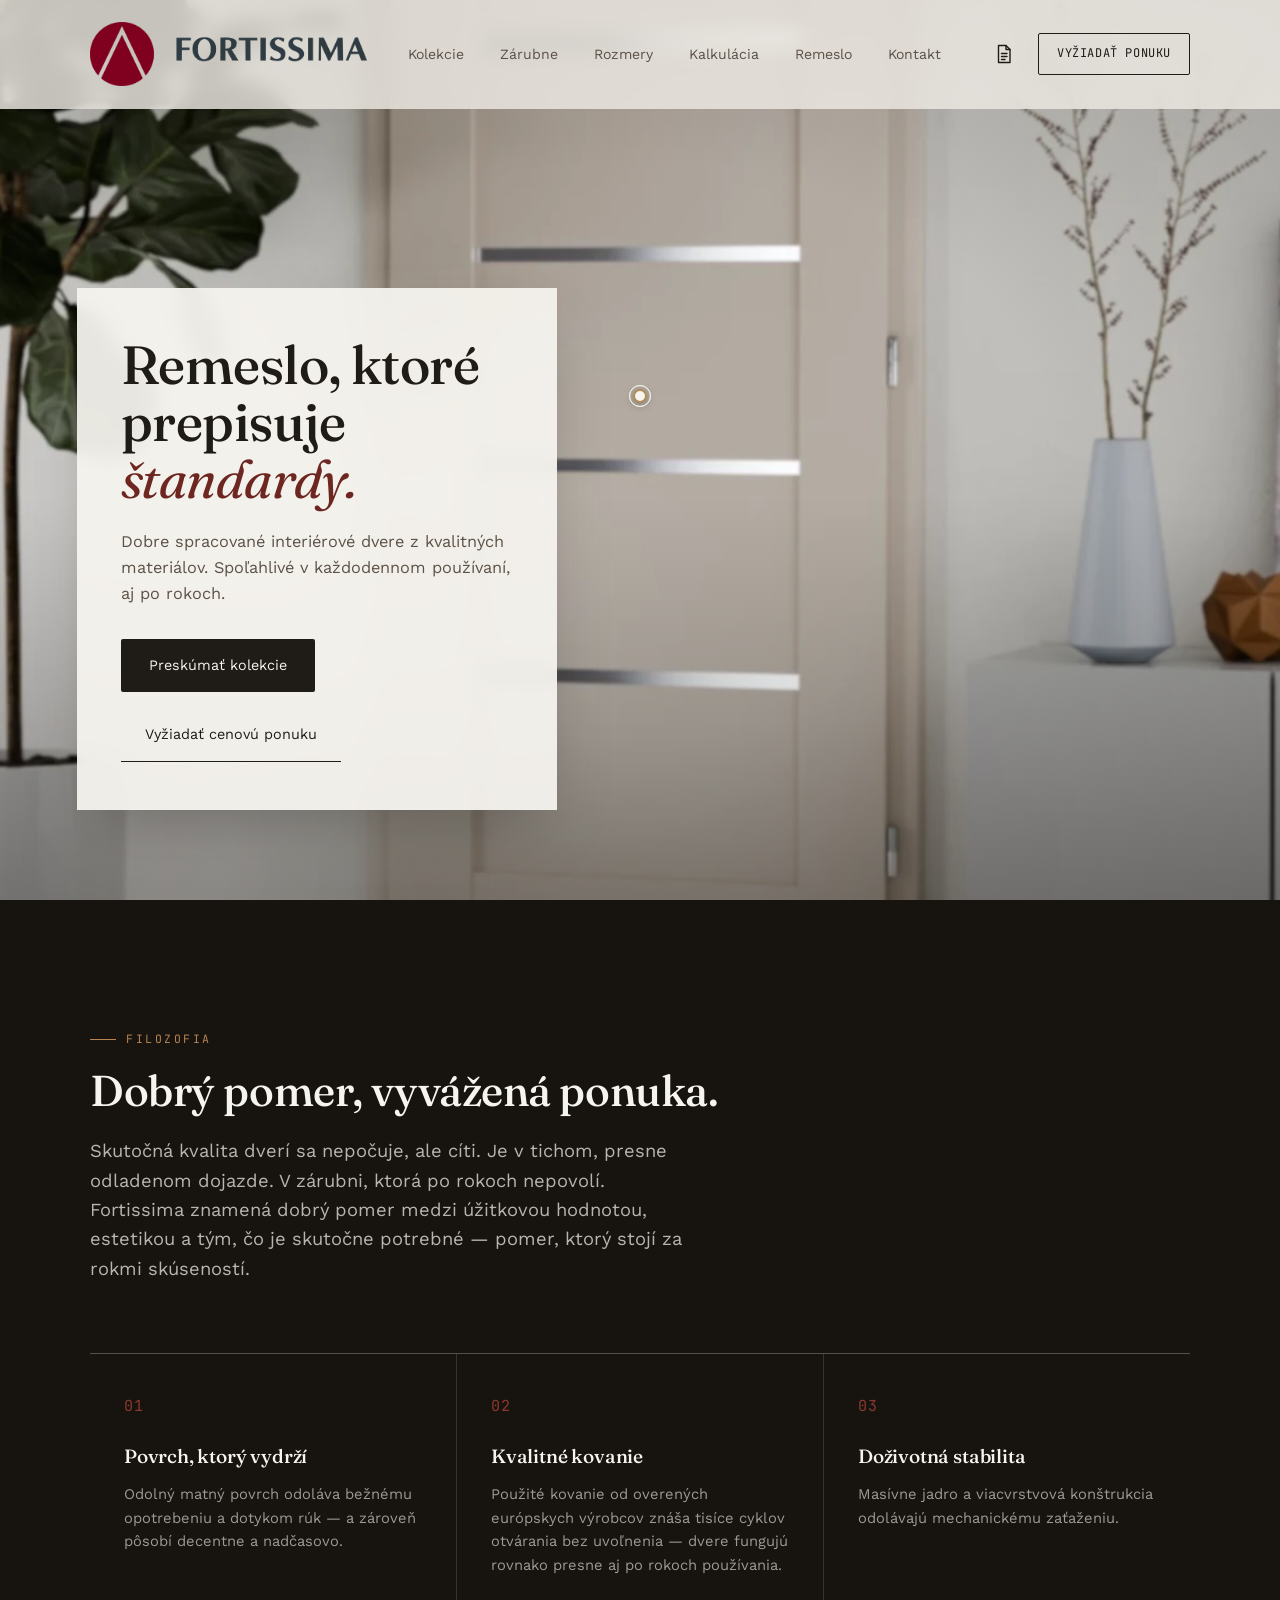
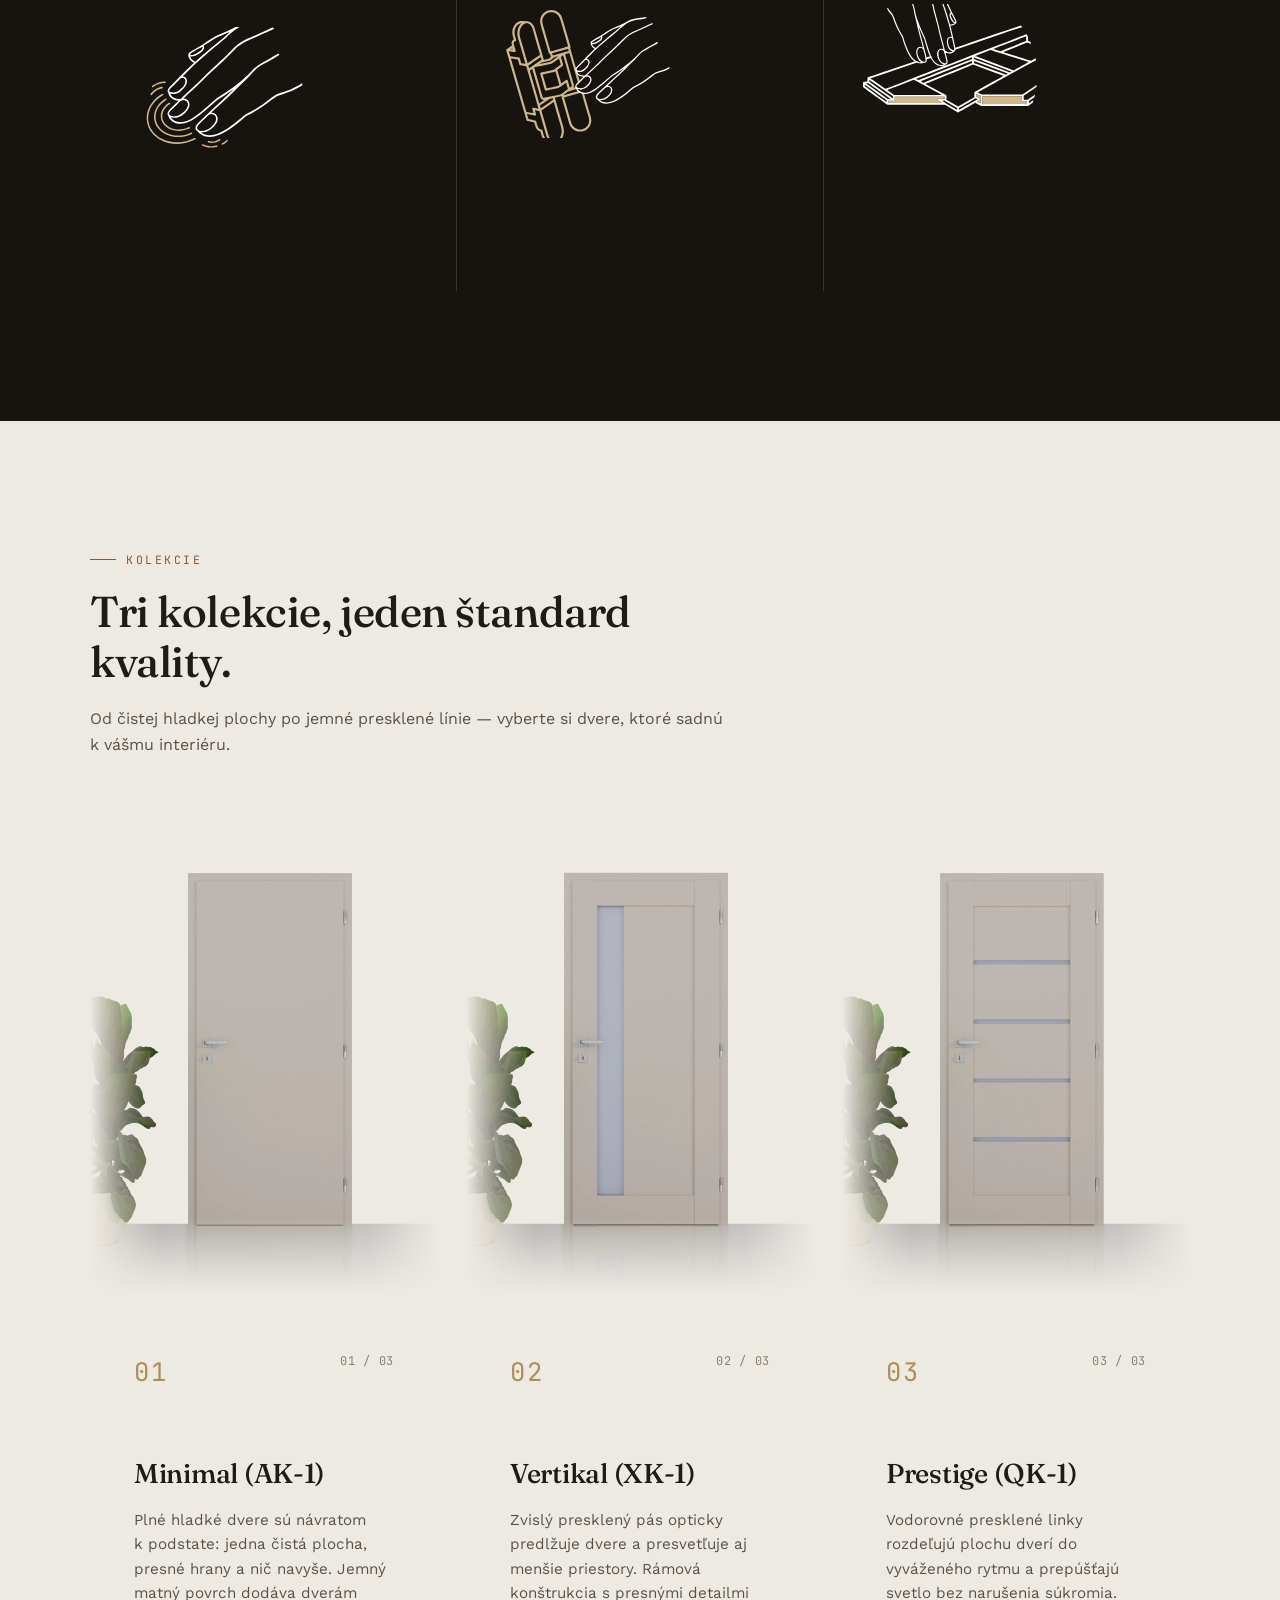
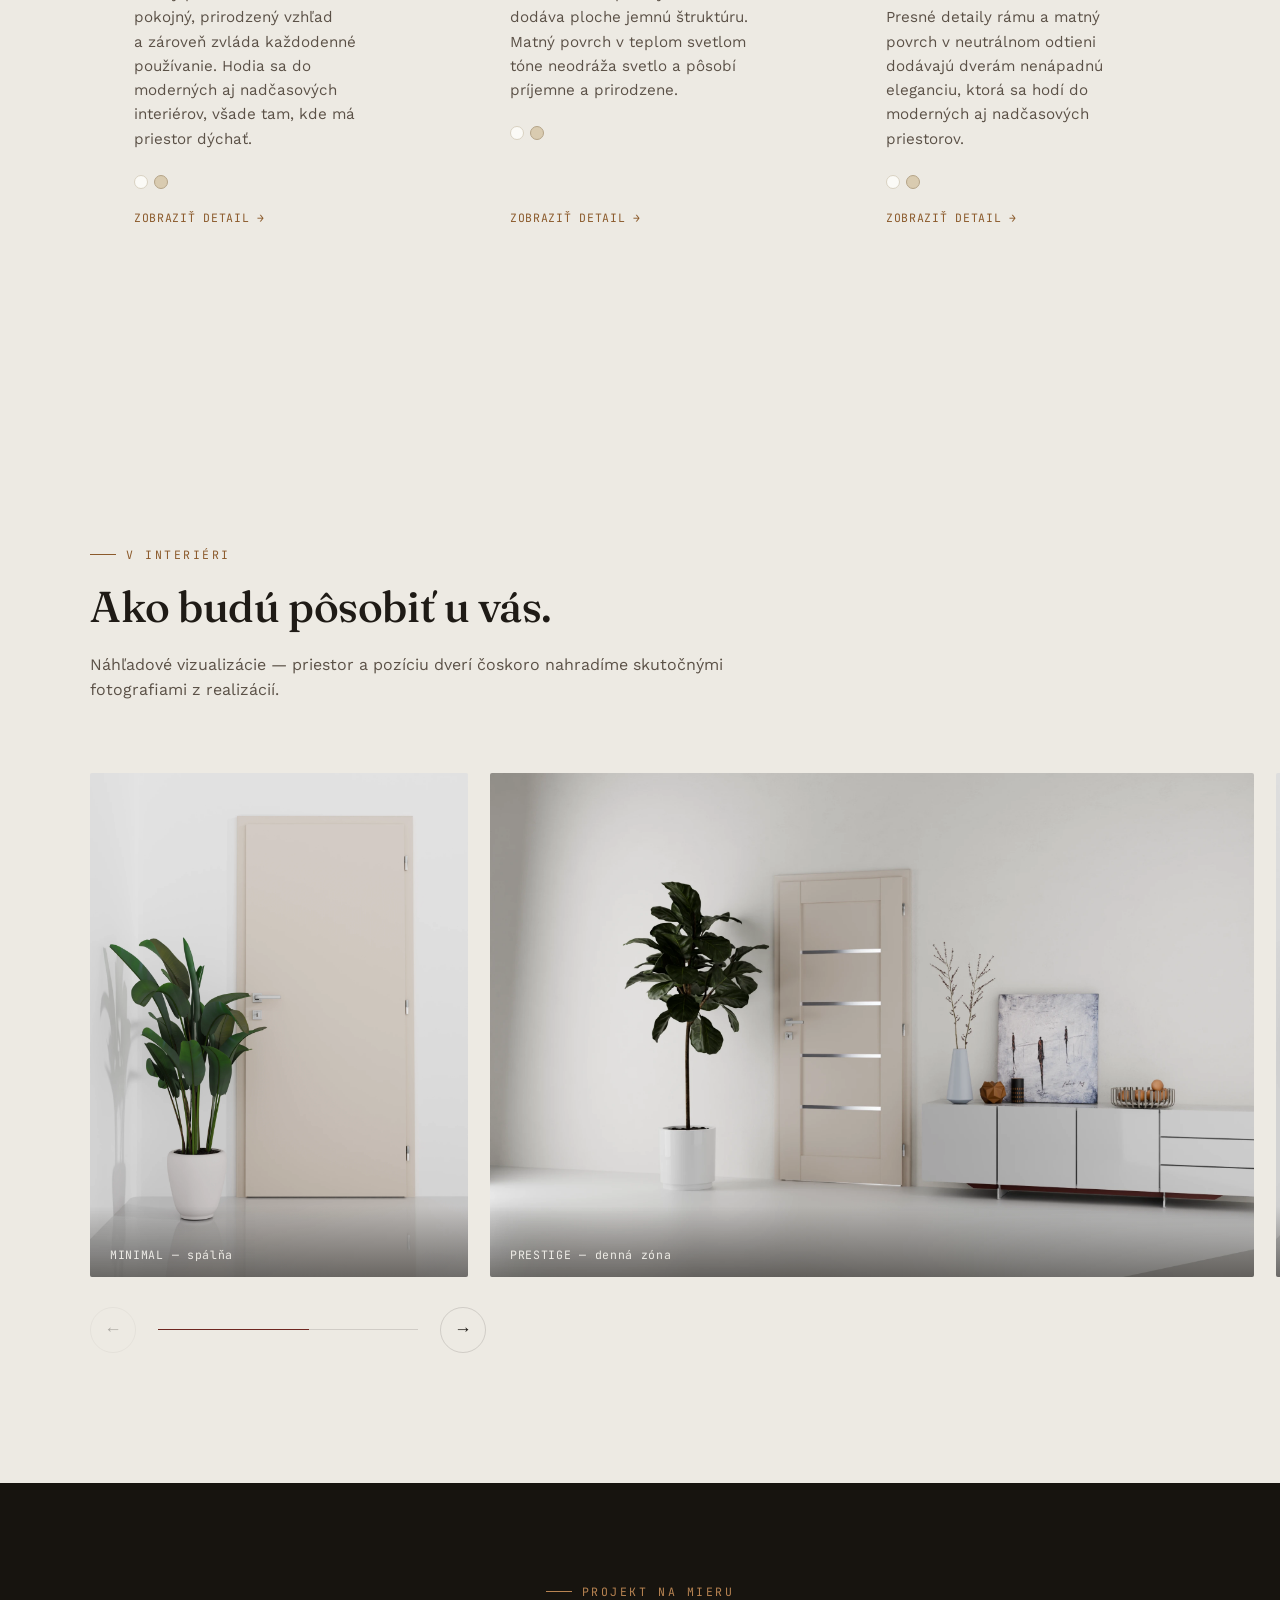
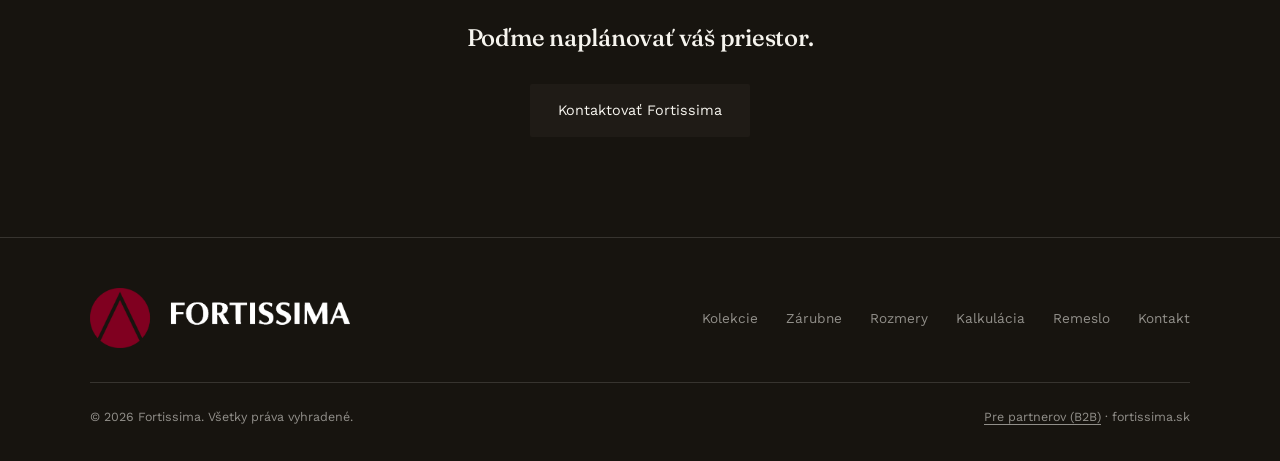
<file: index.html>
<!DOCTYPE html>
<html lang="sk"><head><meta http-equiv="Content-Type" content="text/html; charset=UTF-8">


<meta name="viewport" content="width=device-width, initial-scale=1.0">
<title>Fortissima — Interiérové dvere</title>
<meta name="description" content="Interiérové dvere Fortissima — precízne remeslo, kvalitné materiály a dvere na mieru pre váš interiér.">
<link rel="preconnect" href="https://fonts.googleapis.com">
<link href="https://fonts.googleapis.com/css2?family=Fraunces:opsz,wght,ital@9..144,300..700,0..1&amp;family=Work+Sans:wght@300;400;500;600&amp;family=JetBrains+Mono:wght@400;500&amp;display=swap" rel="stylesheet">
<link rel="stylesheet" href="style.css?v=089c8f31">
<link rel="icon" type="image/png" sizes="32x32" href="assets/favicon-32.png">
<link rel="icon" type="image/png" sizes="192x192" href="assets/favicon-192.png">
<link rel="apple-touch-icon" href="assets/favicon-192.png">
</head>
<body>
<header id="siteHeader">
  <div class="wrap nav-inner">
    <a href="index.html" class="logo"><img src="assets/logo-header.png" alt="Fortissima" class="logo-img"></a>
    <nav id="siteNav" aria-label="Hlavné menu">
      <ul>
        <li><a href="kolekcie.html">Kolekcie</a></li>
        <li><a href="zarubne.html">Zárubne</a></li>
        <li><a href="rozmery.html">Rozmery</a></li>
        <li><a href="kalkulacka.html">Kalkulácia</a></li>
        <li><a href="remeslo.html">Remeslo</a></li>
        <li><a href="kontakt.html">Kontakt</a></li>
        <li class="nav-mobile-cta"><a href="kontakt.html">Vyžiadať ponuku</a></li>
      </ul>
    </nav>
    <a href="zostava.html" class="nav-quote" aria-label="Cenová ponuka" title="Cenová ponuka"><svg viewBox="0 0 24 24" aria-hidden="true"><path d="M6.5 3.5h7.5l4 4v13h-11.5z"/><path d="M14 3.5v4h4"/><path d="M9.5 11.5h5.5M9.5 14.5h5.5M9.5 17.5h3.5"/></svg><span class="nav-quote-n" hidden>0</span></a>
    <a href="kontakt.html" class="nav-cta">VYŽIADAŤ PONUKU</a>
    <button type="button" class="nav-toggle" aria-label="Otvoriť menu" aria-expanded="false" aria-controls="siteNav"><span></span><span></span></button>
  </div>
</header>

<section class="hero">
  <picture>
    <source media="(max-width: 640px)" srcset="assets/scenes/hero-interior-mobile.webp">
    <source media="(max-width: 980px)" srcset="assets/scenes/hero-interior-tablet.webp">
    <img class="hero-bg" src="assets/scenes/hero-interior.webp" alt="Interiér s dverami Fortissima">
  </picture>
  <div class="hero-pin" style="top:44%; left:50%;">
    <span class="hero-pin-dot"></span>
  </div>
  <div class="wrap hero-content-wrap"><div class="hero-card reveal">
      <h1>Remeslo, ktoré<br>prepisuje <em>štandardy.</em></h1>
      <p class="lead">Dobre spracované interiérové dvere z kvalitných materiálov. Spoľahlivé v každodennom používaní, aj po rokoch.</p><div class="hero-ctas">
        <a href="kolekcie.html" class="btn-primary">Preskúmať kolekcie</a>
        <a href="kontakt.html" class="btn-ghost">Vyžiadať cenovú ponuku</a>
      </div>
    </div>
  </div>
</section>

<section class="philosophy" id="filozofia">
  <div class="wrap">
    <div class="section-head reveal">
      <div class="eyebrow">FILOZOFIA</div>
      <h2>Dobrý pomer, vyvážená ponuka.</h2>
      <p class="lead" style="margin-top:20px;">
Skutočná kvalita dverí sa nepočuje, ale cíti. Je v tichom, presne odladenom dojazde. V zárubni, ktorá po rokoch nepovolí. Fortissima znamená dobrý pomer medzi úžitkovou hodnotou, estetikou a tým, čo je skutočne potrebné — pomer, ktorý stojí za rokmi skúseností.</p>
    </div>
    <div class="feature-row">
      <div class="feature reveal">
        <span class="mk mono">01</span>
        <h3>Povrch, ktorý vydrží</h3>
        <p>Odolný matný povrch odoláva bežnému opotrebeniu a dotykom rúk — a zároveň pôsobí decentne a nadčasovo.</p>
<p> 
<br>
<br>
</p>
        <div class="feature-image">
          <img src="assets/scenes/ikony_dotyk.svg" alt="Povrch, ktorý vydrží" loading="lazy">
        </div>
      </div>
      <div class="feature reveal">
        <span class="mk mono">02</span>
        <h3>Kvalitné kovanie</h3>
        <p>Použité kovanie od overených európskych výrobcov znáša tisíce cyklov otvárania bez uvoľnenia — dvere fungujú rovnako presne aj po rokoch používania.</p>
        <div class="feature-image">
          <img src="assets/scenes/ikony_kovanie.svg" alt="Kvalitné kovanie" loading="lazy">
        </div>
      </div>
      <div class="feature reveal">
        <span class="mk mono">03</span>
        <h3>Doživotná stabilita</h3>
        <p>Masívne jadro a viacvrstvová konštrukcia odolávajú mechanickému zaťaženiu.</p>
<p> 
<br>
<br>
</p>

        <div class="feature-image">
          <img src="assets/scenes/ikony_konstrukcie.svg" alt="Doživotná stabilita" loading="lazy">
        </div>
      </div>
    </div>
  </div>
</section>

<section id="kolekcie-preview">
  <div class="wrap">
    <div class="section-head reveal">
      <div class="eyebrow">KOLEKCIE</div>
      <h2>Tri kolekcie, jeden štandard kvality.</h2>
      <p class="lead" style="margin-top:20px; color:var(--ink-soft);">Od čistej hladkej plochy po jemné presklené línie — vyberte si dvere, ktoré sadnú k&nbsp;vášmu interiéru.</p>
    </div>
    <div class="collections-grid">
      <a href="kolekcia-minimal.html" class="coll-card-link">
        <div class="coll-card reveal">
          <div class="coll-image"><img src="assets/scenes/AK-1.webp" alt="Kolekcia Minimal v interiéri" loading="lazy"></div>
          <div class="coll-top">
            <span class="coll-mk mono">01</span>
            <span class="coll-num mono">01 / 03</span>
          </div>
          <h3 class="serif">Minimal (AK-1)</h3>
          <p>Plné hladké dvere sú návratom k&nbsp;podstate: jedna čistá plocha, presné hrany a&nbsp;nič navyše. Jemný matný povrch dodáva dverám pokojný, prirodzený vzhľad a&nbsp;zároveň zvláda každodenné používanie. Hodia sa do moderných aj nadčasových interiérov, všade tam, kde má priestor dýchať.</p>
          <div class="mini-swatches"><span class="mini-swatch" style="background:#FBFAF6; border-color:#D9D2C2;"></span><span class="mini-swatch" style="background:#D9CBB0; border-color:#B5A488;"></span></div>
          <span class="coll-status">Zobraziť detail →</span>
        </div>
      </a>
      <a href="kolekcia-vertikal.html" class="coll-card-link">
        <div class="coll-card reveal">
          <div class="coll-image"><img src="assets/scenes/XK-1.webp" alt="Kolekcia Vertikal v interiéri" loading="lazy"></div>
          <div class="coll-top">
            <span class="coll-mk mono">02</span>
            <span class="coll-num mono">02 / 03</span>
          </div>
          <h3 class="serif">Vertikal (XK-1)</h3>
          <p>Zvislý presklený pás opticky predlžuje dvere a&nbsp;presvetľuje aj menšie priestory. Rámová konštrukcia s&nbsp;presnými detailmi dodáva ploche jemnú štruktúru. Matný povrch v&nbsp;teplom svetlom tóne neodráža svetlo a&nbsp;pôsobí príjemne a&nbsp;prirodzene.</p>
          <div class="mini-swatches"><span class="mini-swatch" style="background:#FBFAF6; border-color:#D9D2C2;"></span><span class="mini-swatch" style="background:#D9CBB0; border-color:#B5A488;"></span></div>
          <span class="coll-status">Zobraziť detail →</span>
        </div>
      </a>
      <a href="kolekcia-prestige.html" class="coll-card-link">
        <div class="coll-card reveal">
          <div class="coll-image"><img src="assets/scenes/QK-1.webp" alt="Kolekcia Prestige v interiéri" loading="lazy"></div>
          <div class="coll-top">
            <span class="coll-mk mono">03</span>
            <span class="coll-num mono">03 / 03</span>
          </div>
          <h3 class="serif">Prestige (QK-1)</h3>
          <p>Vodorovné presklené linky rozdeľujú plochu dverí do vyváženého rytmu a&nbsp;prepúšťajú svetlo bez narušenia súkromia. Presné detaily rámu a&nbsp;matný povrch v&nbsp;neutrálnom odtieni dodávajú dverám nenápadnú eleganciu, ktorá sa hodí do moderných aj nadčasových priestorov.</p>
          <div class="mini-swatches"><span class="mini-swatch" style="background:#FBFAF6; border-color:#D9D2C2;"></span><span class="mini-swatch" style="background:#D9CBB0; border-color:#B5A488;"></span></div>
          <span class="coll-status">Zobraziť detail →</span>
        </div>
      </a>
    </div>
  </div>
</section>

<section>
  <div class="wrap">
    <div class="section-head reveal">
      <div class="eyebrow">V INTERIÉRI</div>
      <h2>Ako budú pôsobiť u vás.</h2>
      <p class="lead" style="margin-top:20px; color:var(--ink-soft);">Náhľadové vizualizácie — priestor a pozíciu dverí čoskoro nahradíme skutočnými fotografiami z realizácií.</p>
    </div>
    <div class="scene-carousel reveal">
      <div class="sc-track">
        <figure class="sc-item" tabindex="0">
          <img src="assets/scenes/minimal.webp" alt="Kolekcia Minimal v spálni" loading="lazy" draggable="false">
          <figcaption class="sc-caption mono">MINIMAL — spálňa</figcaption>
        </figure>
        <figure class="sc-item" tabindex="0">
          <img src="assets/scenes/hero-interior.webp" alt="Kolekcia Prestige v dennej zóne" loading="lazy" draggable="false">
          <figcaption class="sc-caption mono">PRESTIGE — denná zóna</figcaption>
        </figure>
        <figure class="sc-item" tabindex="0">
          <img src="assets/scenes/vertikal.webp" alt="Kolekcia Vertikal v obývačke" loading="lazy" draggable="false">
          <figcaption class="sc-caption mono">VERTIKAL — obývačka</figcaption>
        </figure>
        <figure class="sc-item" tabindex="0">
          <img src="assets/scenes/prestige.webp" alt="Kolekcia Prestige v domácej kancelárii" loading="lazy" draggable="false">
          <figcaption class="sc-caption mono">PRESTIGE — kancelária</figcaption>
        </figure>
      </div>
      <div class="sc-controls">
        <button type="button" class="sc-btn sc-prev" aria-label="Predchádzajúci obrázok" disabled="">←</button>
        <div class="sc-progress"><span style="width: 63.0547%; transform: translateX(0%);"></span></div>
        <button type="button" class="sc-btn sc-next" aria-label="Ďalší obrázok">→</button>
      </div>
    </div>
  </div>
</section>

<section class="contact" style="padding:100px 0;">
  <div class="wrap" style="text-align:center;">
    <div class="eyebrow" style="justify-content:center;">PROJEKT NA MIERU</div>
    <h2 class="reveal" style="margin-bottom:26px;">Poďme naplánovať váš priestor.</h2>
    <a href="kontakt.html" class="btn-primary reveal" style="display:inline-block;">Kontaktovať Fortissima</a>
  </div>
</section>
<footer>
  <div class="wrap">
    <div class="footer-top">
      <a href="index.html" class="logo"><img src="assets/logo-header-light.png" alt="Fortissima" class="logo-img"></a>
      <nav>
        <ul>
          <li><a href="kolekcie.html">Kolekcie</a></li>
          <li><a href="zarubne.html">Zárubne</a></li>
          <li><a href="rozmery.html">Rozmery</a></li>
          <li><a href="kalkulacka.html">Kalkulácia</a></li>
          <li><a href="remeslo.html">Remeslo</a></li>
          <li><a href="kontakt.html">Kontakt</a></li>
        </ul>
      </nav>
    </div>
    <div class="footer-bottom">
      <span>© 2026 Fortissima. Všetky práva vyhradené.</span>
      <span><a href="partner.html" class="footer-b2b">Pre partnerov (B2B)</a> · fortissima.sk</span>
    </div>
  </div>
</footer>
<div class="lightbox" aria-hidden="true">
  <button type="button" class="lb-close" aria-label="Zavrieť">×</button>
  <button type="button" class="lb-arrow lb-prev" aria-label="Predchádzajúci">←</button>
  <figure class="lb-stage"><img alt=""><figcaption class="lb-caption mono"></figcaption></figure>
  <button type="button" class="lb-arrow lb-next" aria-label="Ďalší">→</button>
  <div class="lb-count mono"></div>
</div>
<script src="script.js?v=a12406b6"></script>


</body></html>
</file>
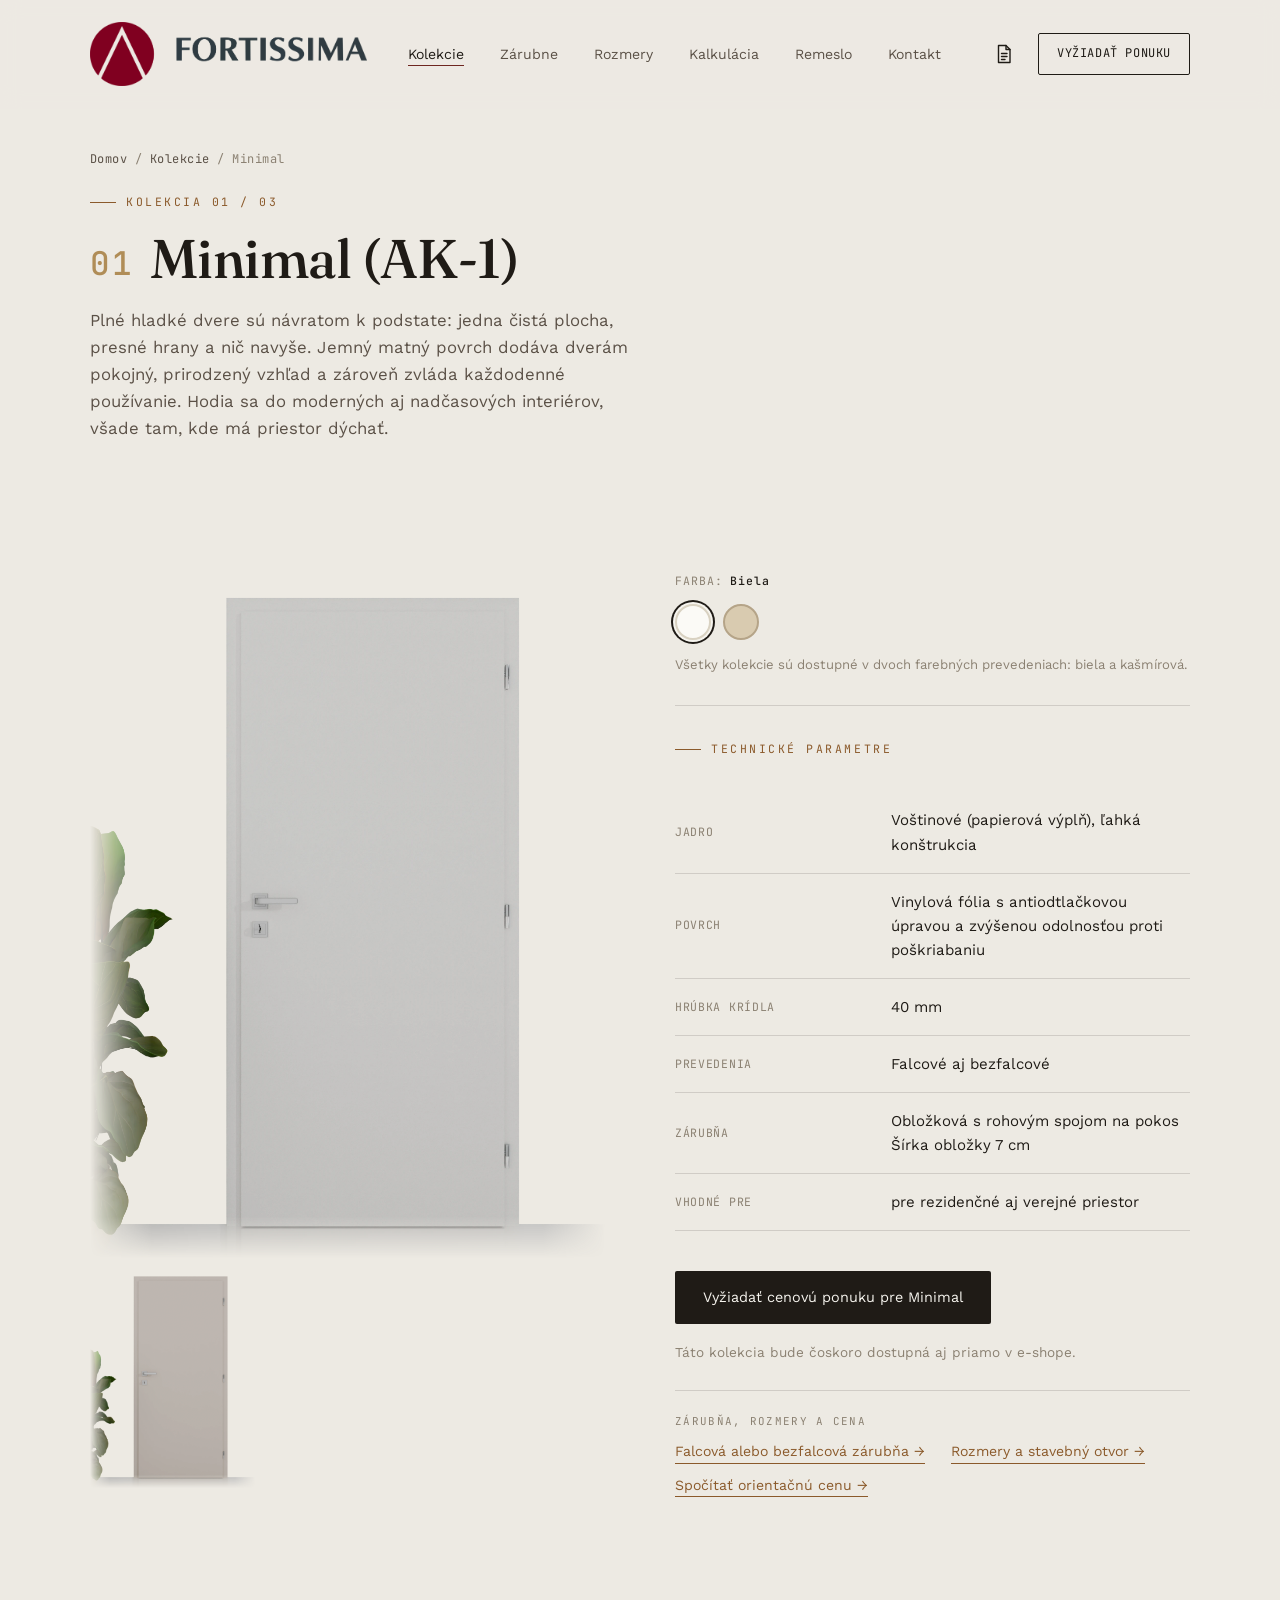
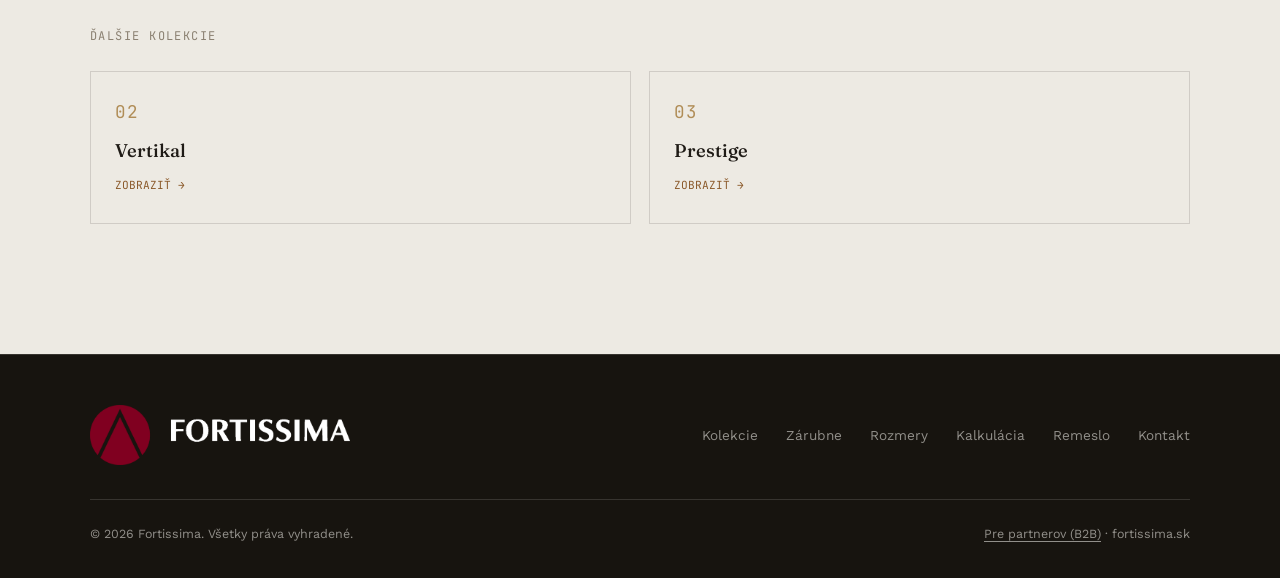
<file: kolekcia-minimal.html>
<!DOCTYPE html>
<html lang="sk"><head><meta http-equiv="Content-Type" content="text/html; charset=UTF-8">

<meta name="viewport" content="width=device-width, initial-scale=1.0">
<title>Minimal AK-1 — Fortissima</title>
<meta name="description" content="Kolekcia Minimal — Plné hladké dvere sú návratom k podstate: jedna čistá plocha, presné hrany a nič navyše. Jemný matný povrch dodáva dverám pokojný, prirodzený vzhľad a zároveň zvláda každodenné používanie. Hodia sa do moderných aj nadčasových interiérov, všade tam, kde má priestor dýchať.">
<link rel="preconnect" href="https://fonts.googleapis.com">
<link href="https://fonts.googleapis.com/css2?family=Fraunces:opsz,wght,ital@9..144,300..700,0..1&amp;family=Work+Sans:wght@300;400;500;600&amp;family=JetBrains+Mono:wght@400;500&amp;display=swap" rel="stylesheet">
<link rel="stylesheet" href="style.css?v=089c8f31">
<link rel="icon" type="image/png" sizes="32x32" href="assets/favicon-32.png">
<link rel="icon" type="image/png" sizes="192x192" href="assets/favicon-192.png">
<link rel="apple-touch-icon" href="assets/favicon-192.png">
</head>
<body>
<header id="siteHeader">
  <div class="wrap nav-inner">
    <a href="index.html" class="logo"><img src="assets/logo-header.png" alt="Fortissima" class="logo-img"></a>
    <nav id="siteNav" aria-label="Hlavné menu">
      <ul>
        <li><a href="kolekcie.html" class="active">Kolekcie</a></li>
        <li><a href="zarubne.html">Zárubne</a></li>
        <li><a href="rozmery.html">Rozmery</a></li>
        <li><a href="kalkulacka.html">Kalkulácia</a></li>
        <li><a href="remeslo.html">Remeslo</a></li>
        <li><a href="kontakt.html">Kontakt</a></li>
        <li class="nav-mobile-cta"><a href="kontakt.html">Vyžiadať ponuku</a></li>
      </ul>
    </nav>
    <a href="zostava.html" class="nav-quote" aria-label="Cenová ponuka" title="Cenová ponuka"><svg viewBox="0 0 24 24" aria-hidden="true"><path d="M6.5 3.5h7.5l4 4v13h-11.5z"/><path d="M14 3.5v4h4"/><path d="M9.5 11.5h5.5M9.5 14.5h5.5M9.5 17.5h3.5"/></svg><span class="nav-quote-n" hidden>0</span></a>
    <a href="kontakt.html" class="nav-cta">VYŽIADAŤ PONUKU</a>
    <button type="button" class="nav-toggle" aria-label="Otvoriť menu" aria-expanded="false" aria-controls="siteNav"><span></span><span></span></button>
  </div>
</header>

<section class="page-hero" style="padding-bottom:0; border-bottom:none;">
  <div class="wrap">
    <div class="breadcrumb mono"><a href="index.html">Domov</a> / <a href="kolekcie.html">Kolekcie</a> / Minimal</div>
    <div class="eyebrow">KOLEKCIA 01 / 03</div>
    <h1><span class="mono" style="color:var(--brass); font-size:0.6em; vertical-align:middle; margin-right:16px;">01</span>Minimal (AK-1)</h1>
    <p class="lead">Plné hladké dvere sú návratom k&nbsp;podstate: jedna čistá plocha, presné hrany a&nbsp;nič navyše. Jemný matný povrch dodáva dverám pokojný, prirodzený vzhľad a&nbsp;zároveň zvláda každodenné používanie. Hodia sa do moderných aj nadčasových interiérov, všade tam, kde má priestor dýchať.</p>
  </div>
</section>

<section>
  <div class="wrap coll-detail">
    <div class="reveal">
      <div class="coll-gallery-main"><img id="collMainImg" src="assets/scenes/AK_BIE.webp" alt="Kolekcia Minimal v interiéri" loading="lazy"></div>
      <div class="coll-gallery-thumbs"><div class="thumb"><img src="assets/scenes/AK_KAS.webp" data-img="assets/scenes/AK_KAS.webp" data-name="Kašmírová" alt="Kolekcia Minimal — Kašmírová" loading="lazy" onclick="selectFinish(this, 'collMainImg')"></div></div>
    </div>
    <div class="reveal">
      <div class="color-picker">
        <div class="color-picker-label mono">FARBA: <span class="color-name">Biela</span></div>
        <div class="swatches">
        <button type="button" class="swatch active" style="background:#FBFAF6; border-color:#D9D2C2;" data-img="assets/scenes/AK_BIE.webp" data-name="Biela" onclick="selectFinish(this, 'collMainImg')" aria-label="Farba Biela"></button>
        <button type="button" class="swatch" style="background:#D9CBB0; border-color:#B5A488;" data-img="assets/scenes/AK_KAS.webp" data-name="Kašmírová" onclick="selectFinish(this, 'collMainImg')" aria-label="Farba Kašmírová"></button>
        </div>
        <p class="color-picker-note">Všetky kolekcie sú dostupné v&nbsp;dvoch farebných prevedeniach: biela a&nbsp;kašmírová.</p>
      </div>
      <div class="eyebrow">TECHNICKÉ PARAMETRE</div>
      <table class="spec-table">
        <tbody><tr><td>Jadro</td><td>Voštinové (papierová výplň), ľahká konštrukcia</td></tr><tr><td>Povrch</td><td>Vinylová fólia s antiodtlačkovou úpravou a zvýšenou odolnosťou proti poškriabaniu</td></tr><tr><td>Hrúbka krídla</td><td>40 mm</td></tr><tr><td>PREVEDENIA</td><td><span style="font-size: 15.04px;">Falcové aj bezfalcové</span></td></tr><tr><td>Zárubňa</td><td>Obložková s rohovým spojom na pokos Šírka obložky 7 cm</td></tr><tr><td>Vhodné pre</td><td>pre rezidenčné aj verejné priestor</td></tr>
      </tbody></table>
      <a href="kontakt.html" class="btn-primary" style="display:inline-block;">Vyžiadať cenovú ponuku pre Minimal</a>
      <p style="margin-top:18px; font-size:0.85rem; color:var(--ink-faint);">Táto kolekcia bude čoskoro dostupná aj priamo v e-shope.</p>
      <div class="link-strip"><span class="k">Zárubňa, rozmery a cena</span><a href="zarubne.html" class="text-link">Falcová alebo bezfalcová zárubňa →</a><a href="rozmery.html" class="text-link">Rozmery a stavebný otvor →</a><a href="kalkulacka.html?kolekcia=minimal" class="text-link">Spočítať orientačnú cenu →</a></div>
    </div>
  </div>
</section>

<section style="padding-top:0;">
  <div class="wrap">
    <div class="related-heading mono">Ďalšie kolekcie</div>
    <div class="related-grid">
      
        <a href="kolekcia-vertikal.html" class="related-card">
          <span class="rc-mk mono">02</span>
          <h4>Vertikal</h4>
          <span class="rc-more">Zobraziť →</span>
        </a>
        <a href="kolekcia-prestige.html" class="related-card">
          <span class="rc-mk mono">03</span>
          <h4>Prestige</h4>
          <span class="rc-more">Zobraziť →</span>
        </a>
    </div>
  </div>
</section>
<footer>
  <div class="wrap">
    <div class="footer-top">
      <a href="index.html" class="logo"><img src="assets/logo-header-light.png" alt="Fortissima" class="logo-img"></a>
      <nav>
        <ul>
          <li><a href="kolekcie.html">Kolekcie</a></li>
          <li><a href="zarubne.html">Zárubne</a></li>
          <li><a href="rozmery.html">Rozmery</a></li>
          <li><a href="kalkulacka.html">Kalkulácia</a></li>
          <li><a href="remeslo.html">Remeslo</a></li>
          <li><a href="kontakt.html">Kontakt</a></li>
        </ul>
      </nav>
    </div>
    <div class="footer-bottom">
      <span>© 2026 Fortissima. Všetky práva vyhradené.</span>
      <span><a href="partner.html" class="footer-b2b">Pre partnerov (B2B)</a> · fortissima.sk</span>
    </div>
  </div>
</footer>
<script src="script.js?v=a12406b6"></script>


</body></html>
</file>
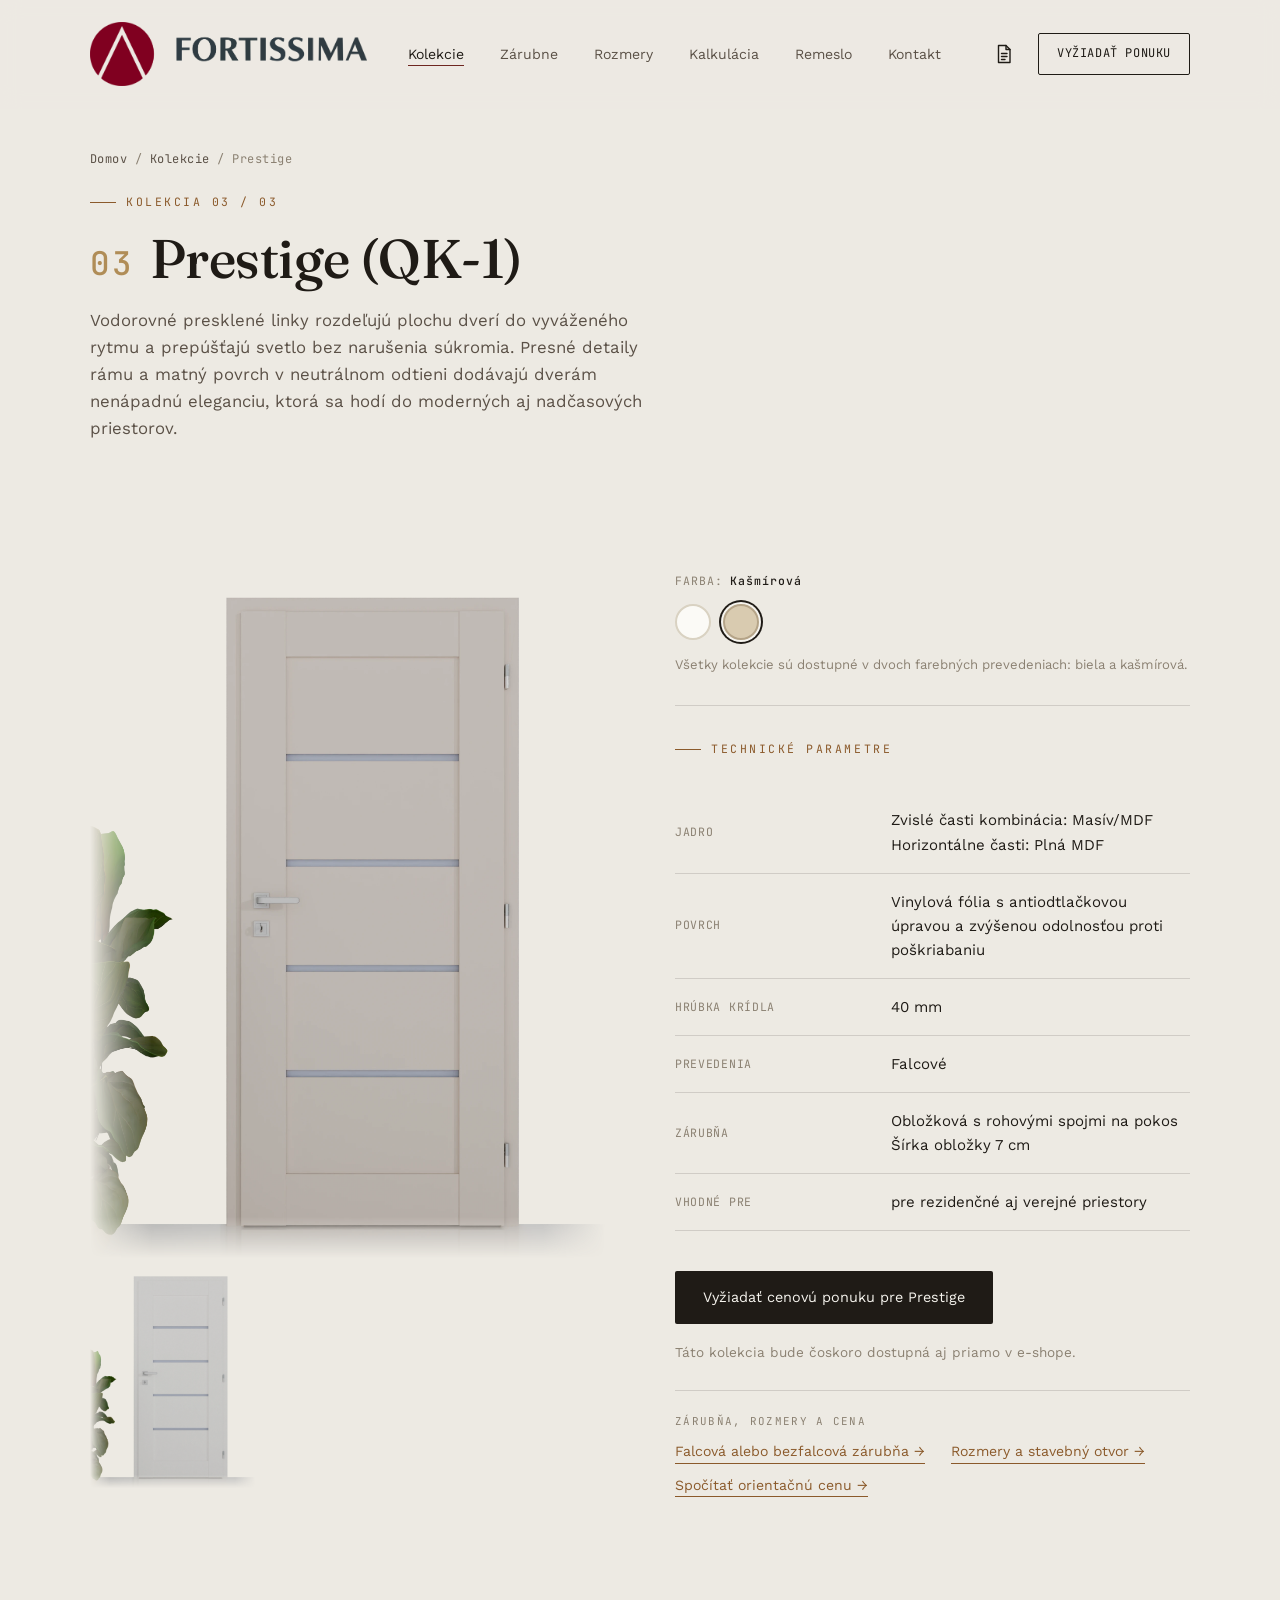
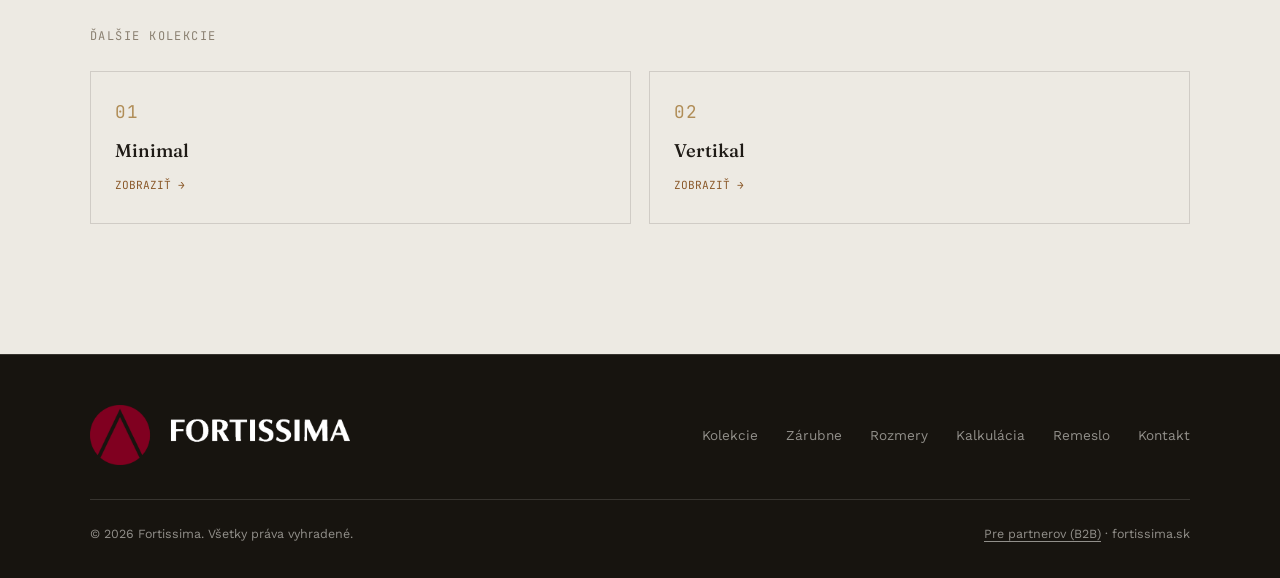
<file: kolekcia-prestige.html>
<!DOCTYPE html>
<html lang="sk"><head><meta http-equiv="Content-Type" content="text/html; charset=UTF-8">

<meta name="viewport" content="width=device-width, initial-scale=1.0">
<title>Prestige — Fortissima</title>
<meta name="description" content="Kolekcia Prestige — Vodorovné presklené linky rozdeľujú plochu dverí do vyváženého rytmu a prepúšťajú svetlo bez narušenia súkromia. Presné detaily rámu a matný povrch v neutrálnom odtieni dodávajú dverám nenápadnú eleganciu, ktorá sa hodí do moderných aj nadčasových priestorov.">
<link rel="preconnect" href="https://fonts.googleapis.com">
<link href="https://fonts.googleapis.com/css2?family=Fraunces:opsz,wght,ital@9..144,300..700,0..1&amp;family=Work+Sans:wght@300;400;500;600&amp;family=JetBrains+Mono:wght@400;500&amp;display=swap" rel="stylesheet">
<link rel="stylesheet" href="style.css?v=089c8f31">
<link rel="icon" type="image/png" sizes="32x32" href="assets/favicon-32.png">
<link rel="icon" type="image/png" sizes="192x192" href="assets/favicon-192.png">
<link rel="apple-touch-icon" href="assets/favicon-192.png">
</head>
<body>
<header id="siteHeader">
  <div class="wrap nav-inner">
    <a href="index.html" class="logo"><img src="assets/logo-header.png" alt="Fortissima" class="logo-img"></a>
    <nav id="siteNav" aria-label="Hlavné menu">
      <ul>
        <li><a href="kolekcie.html" class="active">Kolekcie</a></li>
        <li><a href="zarubne.html">Zárubne</a></li>
        <li><a href="rozmery.html">Rozmery</a></li>
        <li><a href="kalkulacka.html">Kalkulácia</a></li>
        <li><a href="remeslo.html">Remeslo</a></li>
        <li><a href="kontakt.html">Kontakt</a></li>
        <li class="nav-mobile-cta"><a href="kontakt.html">Vyžiadať ponuku</a></li>
      </ul>
    </nav>
    <a href="zostava.html" class="nav-quote" aria-label="Cenová ponuka" title="Cenová ponuka"><svg viewBox="0 0 24 24" aria-hidden="true"><path d="M6.5 3.5h7.5l4 4v13h-11.5z"/><path d="M14 3.5v4h4"/><path d="M9.5 11.5h5.5M9.5 14.5h5.5M9.5 17.5h3.5"/></svg><span class="nav-quote-n" hidden>0</span></a>
    <a href="kontakt.html" class="nav-cta">VYŽIADAŤ PONUKU</a>
    <button type="button" class="nav-toggle" aria-label="Otvoriť menu" aria-expanded="false" aria-controls="siteNav"><span></span><span></span></button>
  </div>
</header>

<section class="page-hero" style="padding-bottom:0; border-bottom:none;">
  <div class="wrap">
    <div class="breadcrumb mono"><a href="index.html">Domov</a> / <a href="kolekcie.html">Kolekcie</a> / Prestige</div>
    <div class="eyebrow">KOLEKCIA 03 / 03</div>
    <h1><span class="mono" style="color:var(--brass); font-size:0.6em; vertical-align:middle; margin-right:16px;">03</span>Prestige (QK-1)</h1>
    <p class="lead">Vodorovné presklené linky rozdeľujú plochu dverí do vyváženého rytmu a&nbsp;prepúšťajú svetlo bez narušenia súkromia. Presné detaily rámu a&nbsp;matný povrch v&nbsp;neutrálnom odtieni dodávajú dverám nenápadnú eleganciu, ktorá sa hodí do moderných aj nadčasových priestorov.</p>
  </div>
</section>

<section>
  <div class="wrap coll-detail">
    <div class="reveal">
      <div class="coll-gallery-main"><img id="collMainImg" src="assets/scenes/QK_KAS.webp" alt="Kolekcia Prestige v interiéri" loading="lazy"></div>
      <div class="coll-gallery-thumbs"><div class="thumb"><img src="assets/scenes/QK_BIE.webp" data-img="assets/scenes/QK_BIE.webp" data-name="Biela" alt="Kolekcia Prestige — Biela" loading="lazy" onclick="selectFinish(this, 'collMainImg')"></div></div>
    </div>
    <div class="reveal">
      <div class="color-picker">
        <div class="color-picker-label mono">FARBA: <span class="color-name">Kašmírová</span></div>
        <div class="swatches">
        <button type="button" class="swatch" style="background:#FBFAF6; border-color:#D9D2C2;" data-img="assets/scenes/QK_BIE.webp" data-name="Biela" onclick="selectFinish(this, 'collMainImg')" aria-label="Farba Biela"></button>
        <button type="button" class="swatch active" style="background:#D9CBB0; border-color:#B5A488;" data-img="assets/scenes/QK_KAS.webp" data-name="Kašmírová" onclick="selectFinish(this, 'collMainImg')" aria-label="Farba Kašmírová"></button>
        </div>
        <p class="color-picker-note">Všetky kolekcie sú dostupné v&nbsp;dvoch farebných prevedeniach: biela a&nbsp;kašmírová.</p>
      </div>
      <div class="eyebrow">TECHNICKÉ PARAMETRE</div>
      <table class="spec-table">
        <tbody><tr><td>Jadro</td><td>Zvislé časti kombinácia: Masív/MDF<br>Horizontálne časti: Plná MDF</td></tr><tr><td>Povrch</td><td>Vinylová fólia s antiodtlačkovou úpravou a zvýšenou odolnosťou proti poškriabaniu</td></tr><tr><td>Hrúbka krídla</td><td>40 mm</td></tr><tr><td>PREVEDENIA</td><td>Falcové</td></tr><tr><td>Zárubňa</td><td>Obložková s rohovými spojmi na pokos<br>Šírka obložky 7 cm</td></tr><tr><td>Vhodné pre</td><td>pre rezidenčné aj verejné priestory</td></tr>
      </tbody></table>
      <a href="kontakt.html" class="btn-primary" style="display:inline-block;">Vyžiadať cenovú ponuku pre Prestige</a>
      <p style="margin-top:18px; font-size:0.85rem; color:var(--ink-faint);">Táto kolekcia bude čoskoro dostupná aj priamo v e-shope.</p>
      <div class="link-strip"><span class="k">Zárubňa, rozmery a cena</span><a href="zarubne.html" class="text-link">Falcová alebo bezfalcová zárubňa →</a><a href="rozmery.html" class="text-link">Rozmery a stavebný otvor →</a><a href="kalkulacka.html?kolekcia=prestige" class="text-link">Spočítať orientačnú cenu →</a></div>
    </div>
  </div>
</section>

<section style="padding-top:0;">
  <div class="wrap">
    <div class="related-heading mono">Ďalšie kolekcie</div>
    <div class="related-grid">
      
        <a href="kolekcia-minimal.html" class="related-card">
          <span class="rc-mk mono">01</span>
          <h4>Minimal</h4>
          <span class="rc-more">Zobraziť →</span>
        </a>
        <a href="kolekcia-vertikal.html" class="related-card">
          <span class="rc-mk mono">02</span>
          <h4>Vertikal</h4>
          <span class="rc-more">Zobraziť →</span>
        </a>
    </div>
  </div>
</section>
<footer>
  <div class="wrap">
    <div class="footer-top">
      <a href="index.html" class="logo"><img src="assets/logo-header-light.png" alt="Fortissima" class="logo-img"></a>
      <nav>
        <ul>
          <li><a href="kolekcie.html">Kolekcie</a></li>
          <li><a href="zarubne.html">Zárubne</a></li>
          <li><a href="rozmery.html">Rozmery</a></li>
          <li><a href="kalkulacka.html">Kalkulácia</a></li>
          <li><a href="remeslo.html">Remeslo</a></li>
          <li><a href="kontakt.html">Kontakt</a></li>
        </ul>
      </nav>
    </div>
    <div class="footer-bottom">
      <span>© 2026 Fortissima. Všetky práva vyhradené.</span>
      <span><a href="partner.html" class="footer-b2b">Pre partnerov (B2B)</a> · fortissima.sk</span>
    </div>
  </div>
</footer>
<script src="script.js?v=a12406b6"></script>


</body></html>
</file>
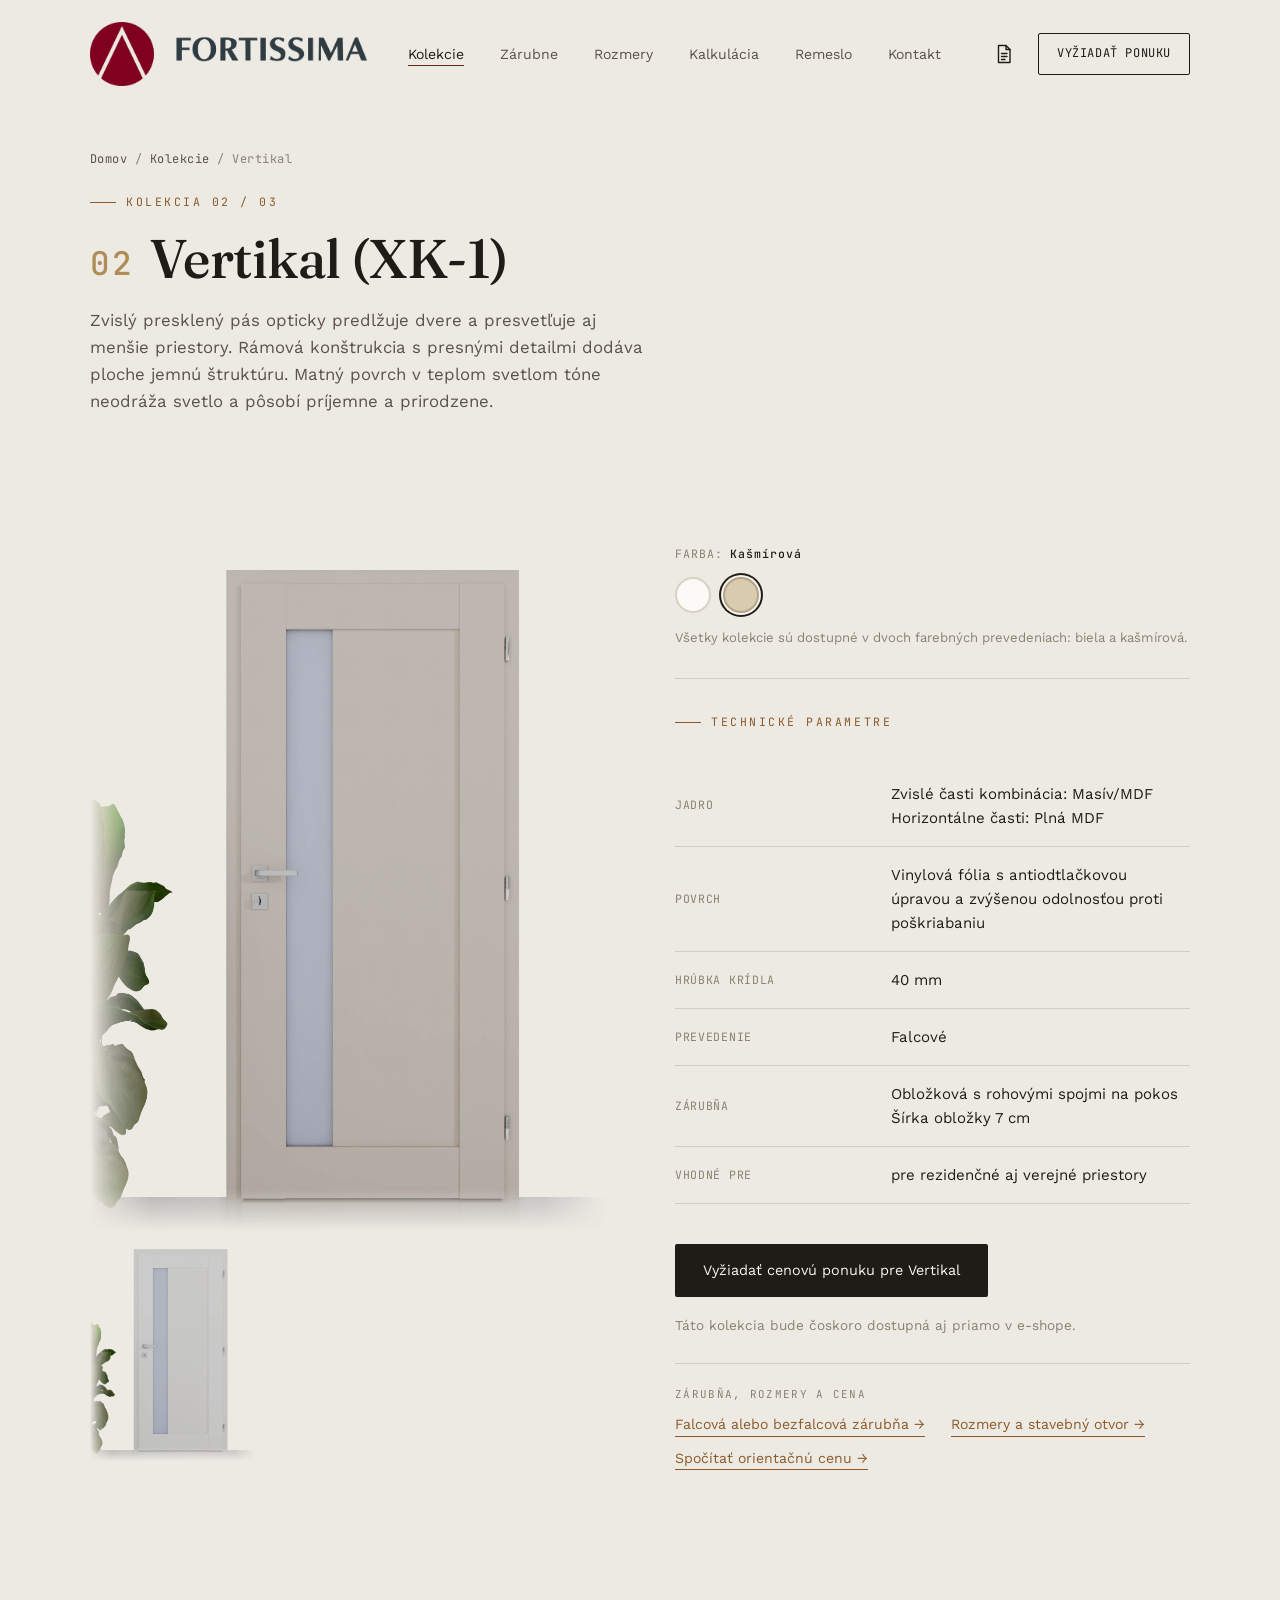
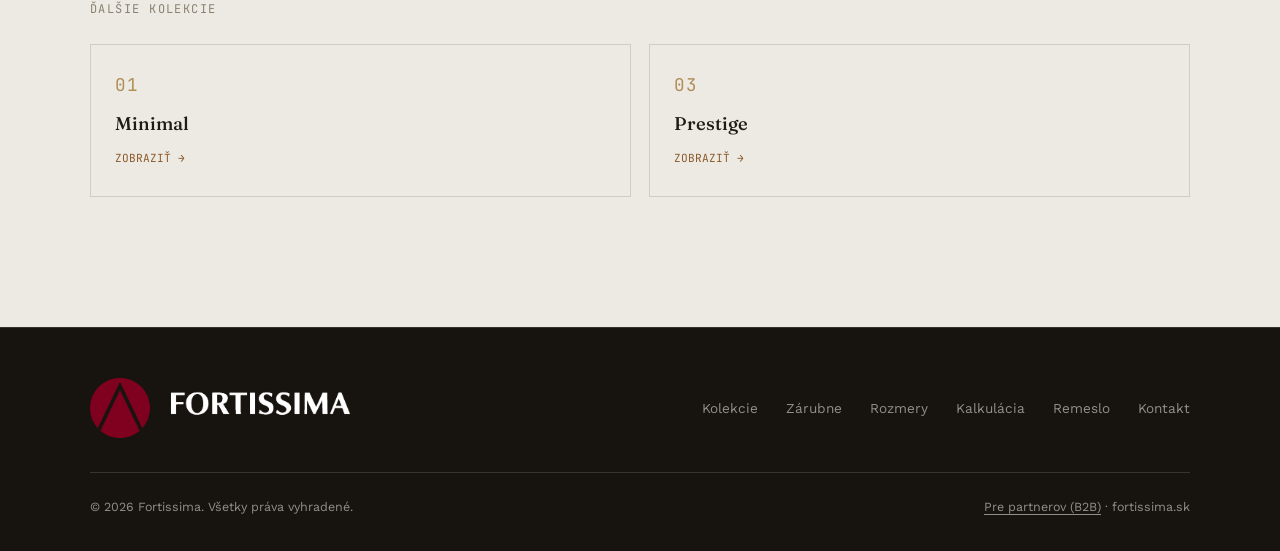
<file: kolekcia-vertikal.html>
<!DOCTYPE html>
<html lang="sk"><head><meta http-equiv="Content-Type" content="text/html; charset=UTF-8">

<meta name="viewport" content="width=device-width, initial-scale=1.0">
<title>Vertikal — Fortissima</title>
<meta name="description" content="Kolekcia Vertikal — Zvislý presklený pás opticky predlžuje dvere a presvetľuje aj menšie priestory. Rámová konštrukcia s presnými detailmi dodáva ploche jemnú štruktúru. Matný povrch v teplom svetlom tóne neodráža svetlo a pôsobí príjemne a prirodzene.">
<link rel="preconnect" href="https://fonts.googleapis.com">
<link href="https://fonts.googleapis.com/css2?family=Fraunces:opsz,wght,ital@9..144,300..700,0..1&amp;family=Work+Sans:wght@300;400;500;600&amp;family=JetBrains+Mono:wght@400;500&amp;display=swap" rel="stylesheet">
<link rel="stylesheet" href="style.css?v=089c8f31">
<link rel="icon" type="image/png" sizes="32x32" href="assets/favicon-32.png">
<link rel="icon" type="image/png" sizes="192x192" href="assets/favicon-192.png">
<link rel="apple-touch-icon" href="assets/favicon-192.png">
</head>
<body>
<header id="siteHeader">
  <div class="wrap nav-inner">
    <a href="index.html" class="logo"><img src="assets/logo-header.png" alt="Fortissima" class="logo-img"></a>
    <nav id="siteNav" aria-label="Hlavné menu">
      <ul>
        <li><a href="kolekcie.html" class="active">Kolekcie</a></li>
        <li><a href="zarubne.html">Zárubne</a></li>
        <li><a href="rozmery.html">Rozmery</a></li>
        <li><a href="kalkulacka.html">Kalkulácia</a></li>
        <li><a href="remeslo.html">Remeslo</a></li>
        <li><a href="kontakt.html">Kontakt</a></li>
        <li class="nav-mobile-cta"><a href="kontakt.html">Vyžiadať ponuku</a></li>
      </ul>
    </nav>
    <a href="zostava.html" class="nav-quote" aria-label="Cenová ponuka" title="Cenová ponuka"><svg viewBox="0 0 24 24" aria-hidden="true"><path d="M6.5 3.5h7.5l4 4v13h-11.5z"/><path d="M14 3.5v4h4"/><path d="M9.5 11.5h5.5M9.5 14.5h5.5M9.5 17.5h3.5"/></svg><span class="nav-quote-n" hidden>0</span></a>
    <a href="kontakt.html" class="nav-cta">VYŽIADAŤ PONUKU</a>
    <button type="button" class="nav-toggle" aria-label="Otvoriť menu" aria-expanded="false" aria-controls="siteNav"><span></span><span></span></button>
  </div>
</header>

<section class="page-hero" style="padding-bottom:0; border-bottom:none;">
  <div class="wrap">
    <div class="breadcrumb mono"><a href="index.html">Domov</a> / <a href="kolekcie.html">Kolekcie</a> / Vertikal</div>
    <div class="eyebrow">KOLEKCIA 02 / 03</div>
    <h1><span class="mono" style="color:var(--brass); font-size:0.6em; vertical-align:middle; margin-right:16px;">02</span>Vertikal (XK-1)</h1>
    <p class="lead">Zvislý presklený pás opticky predlžuje dvere a&nbsp;presvetľuje aj menšie priestory. Rámová konštrukcia s&nbsp;presnými detailmi dodáva ploche jemnú štruktúru. Matný povrch v&nbsp;teplom svetlom tóne neodráža svetlo a&nbsp;pôsobí príjemne a&nbsp;prirodzene.</p>
  </div>
</section>

<section>
  <div class="wrap coll-detail">
    <div class="reveal">
      <div class="coll-gallery-main"><img id="collMainImg" src="assets/scenes/XK_KAS.webp" alt="Kolekcia Vertikal v interiéri" loading="lazy"></div>
      <div class="coll-gallery-thumbs"><div class="thumb"><img src="assets/scenes/XK_BIE.webp" data-img="assets/scenes/XK_BIE.webp" data-name="Biela" alt="Kolekcia Vertikal — Biela" loading="lazy" onclick="selectFinish(this, 'collMainImg')"></div></div>
    </div>
    <div class="reveal">
      <div class="color-picker">
        <div class="color-picker-label mono">FARBA: <span class="color-name">Kašmírová</span></div>
        <div class="swatches">
        <button type="button" class="swatch" style="background:#FBFAF6; border-color:#D9D2C2;" data-img="assets/scenes/XK_BIE.webp" data-name="Biela" onclick="selectFinish(this, 'collMainImg')" aria-label="Farba Biela"></button>
        <button type="button" class="swatch active" style="background:#D9CBB0; border-color:#B5A488;" data-img="assets/scenes/XK_KAS.webp" data-name="Kašmírová" onclick="selectFinish(this, 'collMainImg')" aria-label="Farba Kašmírová"></button>
        </div>
        <p class="color-picker-note">Všetky kolekcie sú dostupné v&nbsp;dvoch farebných prevedeniach: biela a&nbsp;kašmírová.</p>
      </div>
      <div class="eyebrow">TECHNICKÉ PARAMETRE</div>
      <table class="spec-table">
        <tbody><tr><td>Jadro</td><td><span style="font-size: 15.04px;">Zvislé časti kombinácia: Masív/MDF</span><br style="font-size: 15.04px;"><span style="font-size: 15.04px;">Horizontálne časti: Plná MDF</span></td></tr><tr><td>Povrch</td><td>Vinylová fólia s antiodtlačkovou úpravou a zvýšenou odolnosťou proti poškriabaniu</td></tr><tr><td>Hrúbka krídla</td><td>40 mm</td></tr><tr><td>PREVEDENIE</td><td>Falcové</td></tr><tr><td>Zárubňa</td><td><span style="font-size: 15.04px;">Obložková s rohovými spojmi na pokos</span><br style="font-size: 15.04px;"><span style="font-size: 15.04px;">Šírka obložky 7 cm</span></td></tr><tr><td>Vhodné pre</td><td><span style="font-size: 15.04px;">pre rezidenčné aj verejné priestory</span></td></tr>
      </tbody></table>
      <a href="kontakt.html" class="btn-primary" style="display:inline-block;">Vyžiadať cenovú ponuku pre Vertikal</a>
      <p style="margin-top:18px; font-size:0.85rem; color:var(--ink-faint);">Táto kolekcia bude čoskoro dostupná aj priamo v e-shope.</p>
      <div class="link-strip"><span class="k">Zárubňa, rozmery a cena</span><a href="zarubne.html" class="text-link">Falcová alebo bezfalcová zárubňa →</a><a href="rozmery.html" class="text-link">Rozmery a stavebný otvor →</a><a href="kalkulacka.html?kolekcia=vertikal" class="text-link">Spočítať orientačnú cenu →</a></div>
    </div>
  </div>
</section>

<section style="padding-top:0;">
  <div class="wrap">
    <div class="related-heading mono">Ďalšie kolekcie</div>
    <div class="related-grid">
      
        <a href="kolekcia-minimal.html" class="related-card">
          <span class="rc-mk mono">01</span>
          <h4>Minimal</h4>
          <span class="rc-more">Zobraziť →</span>
        </a>
        <a href="kolekcia-prestige.html" class="related-card">
          <span class="rc-mk mono">03</span>
          <h4>Prestige</h4>
          <span class="rc-more">Zobraziť →</span>
        </a>
    </div>
  </div>
</section>
<footer>
  <div class="wrap">
    <div class="footer-top">
      <a href="index.html" class="logo"><img src="assets/logo-header-light.png" alt="Fortissima" class="logo-img"></a>
      <nav>
        <ul>
          <li><a href="kolekcie.html">Kolekcie</a></li>
          <li><a href="zarubne.html">Zárubne</a></li>
          <li><a href="rozmery.html">Rozmery</a></li>
          <li><a href="kalkulacka.html">Kalkulácia</a></li>
          <li><a href="remeslo.html">Remeslo</a></li>
          <li><a href="kontakt.html">Kontakt</a></li>
        </ul>
      </nav>
    </div>
    <div class="footer-bottom">
      <span>© 2026 Fortissima. Všetky práva vyhradené.</span>
      <span><a href="partner.html" class="footer-b2b">Pre partnerov (B2B)</a> · fortissima.sk</span>
    </div>
  </div>
</footer>
<script src="script.js?v=a12406b6"></script>


</body></html>
</file>
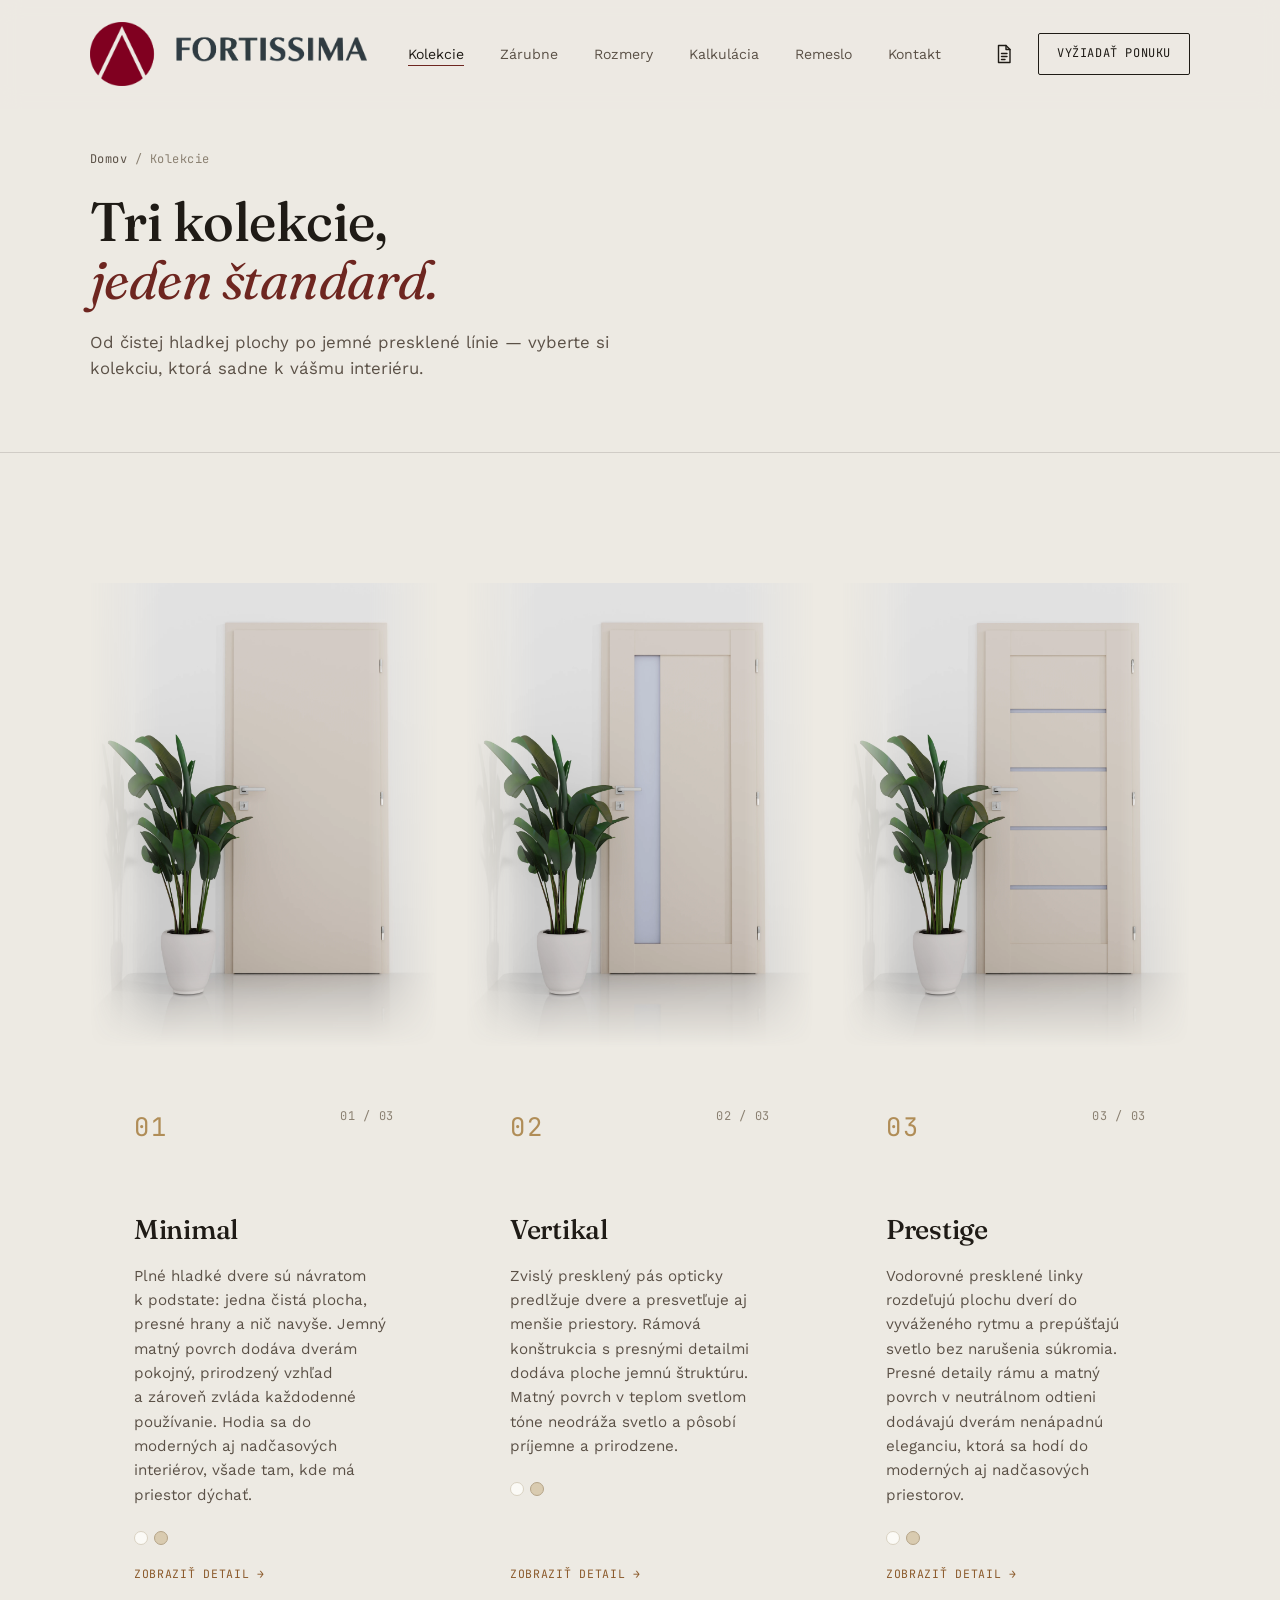
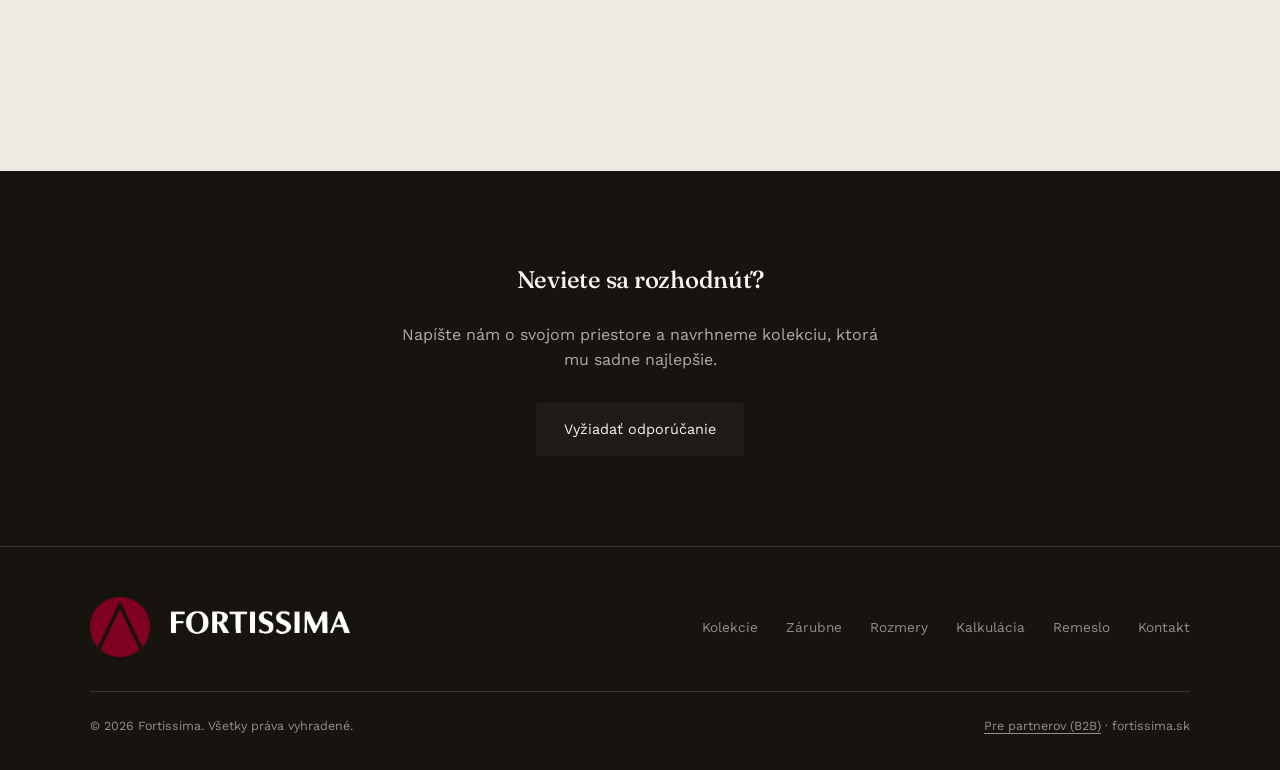
<file: kolekcie.html>
<!DOCTYPE html>
<html lang="sk">
<head>
<meta charset="UTF-8">
<meta name="viewport" content="width=device-width, initial-scale=1.0">
<title>Kolekcie — Fortissima</title>
<meta name="description" content="Prehľad kolekcií interiérových dverí Fortissima: Minimal, Vertikal, Prestige.">
<link rel="preconnect" href="https://fonts.googleapis.com">
<link href="https://fonts.googleapis.com/css2?family=Fraunces:opsz,wght,ital@9..144,300..700,0..1&family=Work+Sans:wght@300;400;500;600&family=JetBrains+Mono:wght@400;500&display=swap" rel="stylesheet">
<link rel="stylesheet" href="style.css?v=089c8f31">
<link rel="icon" type="image/png" sizes="32x32" href="assets/favicon-32.png">
<link rel="icon" type="image/png" sizes="192x192" href="assets/favicon-192.png">
<link rel="apple-touch-icon" href="assets/favicon-192.png">
</head>
<body>
<header id="siteHeader">
  <div class="wrap nav-inner">
    <a href="index.html" class="logo"><img src="assets/logo-header.png" alt="Fortissima" class="logo-img"></a>
    <nav id="siteNav" aria-label="Hlavné menu">
      <ul>
        <li><a href="kolekcie.html" class="active">Kolekcie</a></li>
        <li><a href="zarubne.html">Zárubne</a></li>
        <li><a href="rozmery.html">Rozmery</a></li>
        <li><a href="kalkulacka.html">Kalkulácia</a></li>
        <li><a href="remeslo.html">Remeslo</a></li>
        <li><a href="kontakt.html">Kontakt</a></li>
        <li class="nav-mobile-cta"><a href="kontakt.html">Vyžiadať ponuku</a></li>
      </ul>
    </nav>
    <a href="zostava.html" class="nav-quote" aria-label="Cenová ponuka" title="Cenová ponuka"><svg viewBox="0 0 24 24" aria-hidden="true"><path d="M6.5 3.5h7.5l4 4v13h-11.5z"/><path d="M14 3.5v4h4"/><path d="M9.5 11.5h5.5M9.5 14.5h5.5M9.5 17.5h3.5"/></svg><span class="nav-quote-n" hidden>0</span></a>
    <a href="kontakt.html" class="nav-cta">VYŽIADAŤ PONUKU</a>
    <button type="button" class="nav-toggle" aria-label="Otvoriť menu" aria-expanded="false" aria-controls="siteNav"><span></span><span></span></button>
  </div>
</header>

<section class="page-hero">
  <div class="wrap">
    <div class="breadcrumb mono"><a href="index.html">Domov</a> / Kolekcie</div>
    <h1>Tri kolekcie,<br><em>jeden štandard.</em></h1>
    <p class="lead">Od čistej hladkej plochy po jemné presklené línie — vyberte si kolekciu, ktorá sadne k&nbsp;vášmu interiéru.</p>
  </div>
</section>

<section>
  <div class="wrap">
    <div class="collections-grid">
      <a href="kolekcia-minimal.html" class="coll-card-link">
        <div class="coll-card reveal">
          <div class="coll-image"><img src="assets/scenes/minimal.webp" alt="Kolekcia Minimal v interiéri" loading="lazy"></div>
          <div class="coll-top">
            <span class="coll-mk mono">01</span>
            <span class="coll-num mono">01 / 03</span>
          </div>
          <h3 class="serif">Minimal</h3>
          <p>Plné hladké dvere sú návratom k&nbsp;podstate: jedna čistá plocha, presné hrany a&nbsp;nič navyše. Jemný matný povrch dodáva dverám pokojný, prirodzený vzhľad a&nbsp;zároveň zvláda každodenné používanie. Hodia sa do moderných aj nadčasových interiérov, všade tam, kde má priestor dýchať.</p>
          <div class="mini-swatches"><span class="mini-swatch" style="background:#FBFAF6; border-color:#D9D2C2;"></span><span class="mini-swatch" style="background:#D9CBB0; border-color:#B5A488;"></span></div>
          <span class="coll-status">Zobraziť detail →</span>
        </div>
      </a>
      <a href="kolekcia-vertikal.html" class="coll-card-link">
        <div class="coll-card reveal">
          <div class="coll-image"><img src="assets/scenes/vertikal.webp" alt="Kolekcia Vertikal v interiéri" loading="lazy"></div>
          <div class="coll-top">
            <span class="coll-mk mono">02</span>
            <span class="coll-num mono">02 / 03</span>
          </div>
          <h3 class="serif">Vertikal</h3>
          <p>Zvislý presklený pás opticky predlžuje dvere a&nbsp;presvetľuje aj menšie priestory. Rámová konštrukcia s&nbsp;presnými detailmi dodáva ploche jemnú štruktúru. Matný povrch v&nbsp;teplom svetlom tóne neodráža svetlo a&nbsp;pôsobí príjemne a&nbsp;prirodzene.</p>
          <div class="mini-swatches"><span class="mini-swatch" style="background:#FBFAF6; border-color:#D9D2C2;"></span><span class="mini-swatch" style="background:#D9CBB0; border-color:#B5A488;"></span></div>
          <span class="coll-status">Zobraziť detail →</span>
        </div>
      </a>
      <a href="kolekcia-prestige.html" class="coll-card-link">
        <div class="coll-card reveal">
          <div class="coll-image"><img src="assets/scenes/prestige.webp" alt="Kolekcia Prestige v interiéri" loading="lazy"></div>
          <div class="coll-top">
            <span class="coll-mk mono">03</span>
            <span class="coll-num mono">03 / 03</span>
          </div>
          <h3 class="serif">Prestige</h3>
          <p>Vodorovné presklené linky rozdeľujú plochu dverí do vyváženého rytmu a&nbsp;prepúšťajú svetlo bez narušenia súkromia. Presné detaily rámu a&nbsp;matný povrch v&nbsp;neutrálnom odtieni dodávajú dverám nenápadnú eleganciu, ktorá sa hodí do moderných aj nadčasových priestorov.</p>
          <div class="mini-swatches"><span class="mini-swatch" style="background:#FBFAF6; border-color:#D9D2C2;"></span><span class="mini-swatch" style="background:#D9CBB0; border-color:#B5A488;"></span></div>
          <span class="coll-status">Zobraziť detail →</span>
        </div>
      </a>
    </div>
  </div>
</section>

<section class="contact" style="padding:90px 0;">
  <div class="wrap" style="text-align:center;">
    <h2 class="reveal" style="margin-bottom:22px;">Neviete sa rozhodnúť?</h2>
    <p style="color:rgba(246,244,238,0.68); max-width:480px; margin:0 auto 30px;">Napíšte nám o svojom priestore a navrhneme kolekciu, ktorá mu sadne najlepšie.</p>
    <a href="kontakt.html" class="btn-primary reveal" style="display:inline-block;">Vyžiadať odporúčanie</a>
  </div>
</section>
<footer>
  <div class="wrap">
    <div class="footer-top">
      <a href="index.html" class="logo"><img src="assets/logo-header-light.png" alt="Fortissima" class="logo-img"></a>
      <nav>
        <ul>
          <li><a href="kolekcie.html">Kolekcie</a></li>
          <li><a href="zarubne.html">Zárubne</a></li>
          <li><a href="rozmery.html">Rozmery</a></li>
          <li><a href="kalkulacka.html">Kalkulácia</a></li>
          <li><a href="remeslo.html">Remeslo</a></li>
          <li><a href="kontakt.html">Kontakt</a></li>
        </ul>
      </nav>
    </div>
    <div class="footer-bottom">
      <span>&copy; 2026 Fortissima. Všetky práva vyhradené.</span>
      <span><a href="partner.html" class="footer-b2b">Pre partnerov (B2B)</a> · fortissima.sk</span>
    </div>
  </div>
</footer>
<script src="script.js?v=a12406b6"></script>
</body>
</html>
</file>
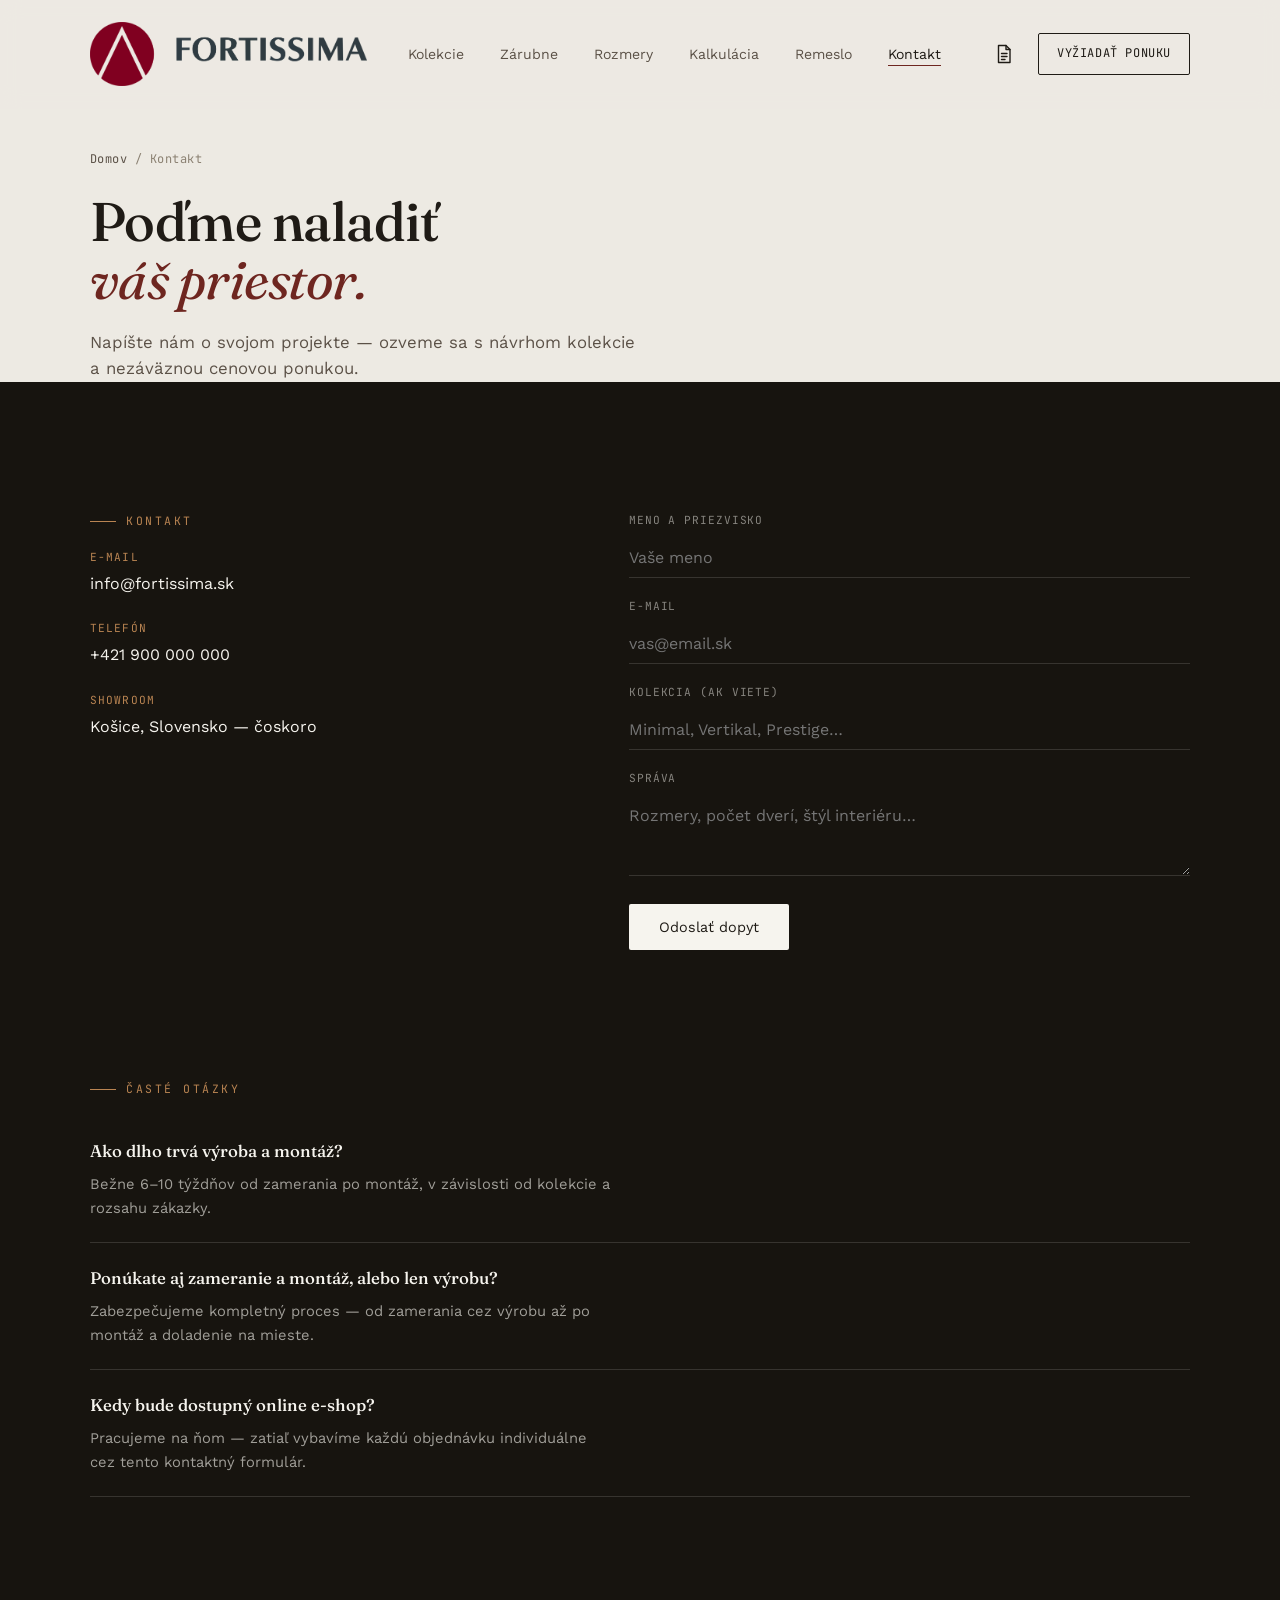
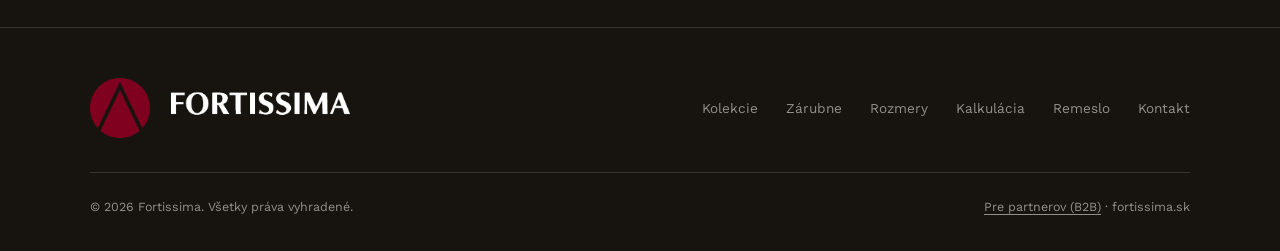
<file: kontakt.html>
<!DOCTYPE html>
<html lang="sk">
<head>
<meta charset="UTF-8">
<meta name="viewport" content="width=device-width, initial-scale=1.0">
<title>Kontakt — Fortissima</title>
<meta name="description" content="Kontaktujte Fortissima — nezáväzná cenová ponuka na interiérové dvere.">
<link rel="preconnect" href="https://fonts.googleapis.com">
<link href="https://fonts.googleapis.com/css2?family=Fraunces:opsz,wght,ital@9..144,300..700,0..1&family=Work+Sans:wght@300;400;500;600&family=JetBrains+Mono:wght@400;500&display=swap" rel="stylesheet">
<link rel="stylesheet" href="style.css?v=089c8f31">
<link rel="icon" type="image/png" sizes="32x32" href="assets/favicon-32.png">
<link rel="icon" type="image/png" sizes="192x192" href="assets/favicon-192.png">
<link rel="apple-touch-icon" href="assets/favicon-192.png">
</head>
<body>
<header id="siteHeader">
  <div class="wrap nav-inner">
    <a href="index.html" class="logo"><img src="assets/logo-header.png" alt="Fortissima" class="logo-img"></a>
    <nav id="siteNav" aria-label="Hlavné menu">
      <ul>
        <li><a href="kolekcie.html">Kolekcie</a></li>
        <li><a href="zarubne.html">Zárubne</a></li>
        <li><a href="rozmery.html">Rozmery</a></li>
        <li><a href="kalkulacka.html">Kalkulácia</a></li>
        <li><a href="remeslo.html">Remeslo</a></li>
        <li><a href="kontakt.html" class="active">Kontakt</a></li>
        <li class="nav-mobile-cta"><a href="kontakt.html">Vyžiadať ponuku</a></li>
      </ul>
    </nav>
    <a href="zostava.html" class="nav-quote" aria-label="Cenová ponuka" title="Cenová ponuka"><svg viewBox="0 0 24 24" aria-hidden="true"><path d="M6.5 3.5h7.5l4 4v13h-11.5z"/><path d="M14 3.5v4h4"/><path d="M9.5 11.5h5.5M9.5 14.5h5.5M9.5 17.5h3.5"/></svg><span class="nav-quote-n" hidden>0</span></a>
    <a href="kontakt.html" class="nav-cta">VYŽIADAŤ PONUKU</a>
    <button type="button" class="nav-toggle" aria-label="Otvoriť menu" aria-expanded="false" aria-controls="siteNav"><span></span><span></span></button>
  </div>
</header>

<section class="page-hero" style="border-bottom:none; padding-bottom:0;">
  <div class="wrap">
    <div class="breadcrumb mono"><a href="index.html">Domov</a> / Kontakt</div>
    <h1>Poďme naladiť<br><em>váš priestor.</em></h1>
    <p class="lead">Napíšte nám o svojom projekte — ozveme sa s návrhom kolekcie a nezáväznou cenovou ponukou.</p>
  </div>
</section>

<section class="contact">
  <div class="wrap contact-grid">
    <div class="contact-info reveal">
      <div class="eyebrow">KONTAKT</div>
      <div class="info-line">
        <span class="k mono">E-mail</span>
        <span class="v">info@fortissima.sk</span>
      </div>
      <div class="info-line">
        <span class="k mono">Telefón</span>
        <span class="v">+421 900 000 000</span>
      </div>
      <div class="info-line">
        <span class="k mono">Showroom</span>
        <span class="v">Košice, Slovensko — čoskoro</span>
      </div>
    </div>
    <form class="reveal" id="formular" onsubmit="event.preventDefault(); alert('Toto je náhľad dizajnu — formulár zatiaľ nič neodosiela.');">
      <p class="prefill-note" id="prefillNote" hidden>Vašu cenovú ponuku sme vložili do správy. Doplňte kontakt a&nbsp;odošlite.</p>
      <div class="field">
        <label for="name">Meno a priezvisko</label>
        <input id="name" type="text" placeholder="Vaše meno" required>
      </div>
      <div class="field">
        <label for="email">E-mail</label>
        <input id="email" type="email" placeholder="vas@email.sk" required>
      </div>
      <div class="field">
        <label for="collection">Kolekcia (ak viete)</label>
        <input id="collection" type="text" placeholder="Minimal, Vertikal, Prestige…">
      </div>
      <div class="field">
        <label for="msg">Správa</label>
        <textarea id="msg" placeholder="Rozmery, počet dverí, štýl interiéru…"></textarea>
      </div>
      <textarea id="ponukaJson" name="ponuka_json" hidden aria-hidden="true"></textarea>
      <button type="submit" class="form-submit">Odoslať dopyt</button>
    </form>
  </div>
</section>

<section class="philosophy" style="padding-top:0;">
  <div class="wrap">
    <div class="eyebrow">ČASTÉ OTÁZKY</div>
    <div class="faq-item reveal">
      <h4>Ako dlho trvá výroba a montáž?</h4>
      <p>Bežne 6–10 týždňov od zamerania po montáž, v závislosti od kolekcie a rozsahu zákazky.</p>
    </div>
    <div class="faq-item reveal">
      <h4>Ponúkate aj zameranie a montáž, alebo len výrobu?</h4>
      <p>Zabezpečujeme kompletný proces — od zamerania cez výrobu až po montáž a doladenie na mieste.</p>
    </div>
    <div class="faq-item reveal">
      <h4>Kedy bude dostupný online e-shop?</h4>
      <p>Pracujeme na ňom — zatiaľ vybavíme každú objednávku individuálne cez tento kontaktný formulár.</p>
    </div>
  </div>
</section>
<footer>
  <div class="wrap">
    <div class="footer-top">
      <a href="index.html" class="logo"><img src="assets/logo-header-light.png" alt="Fortissima" class="logo-img"></a>
      <nav>
        <ul>
          <li><a href="kolekcie.html">Kolekcie</a></li>
          <li><a href="zarubne.html">Zárubne</a></li>
          <li><a href="rozmery.html">Rozmery</a></li>
          <li><a href="kalkulacka.html">Kalkulácia</a></li>
          <li><a href="remeslo.html">Remeslo</a></li>
          <li><a href="kontakt.html">Kontakt</a></li>
        </ul>
      </nav>
    </div>
    <div class="footer-bottom">
      <span>&copy; 2026 Fortissima. Všetky práva vyhradené.</span>
      <span><a href="partner.html" class="footer-b2b">Pre partnerov (B2B)</a> · fortissima.sk</span>
    </div>
  </div>
</footer>
<script src="script.js?v=a12406b6"></script>
</body>
</html>
</file>
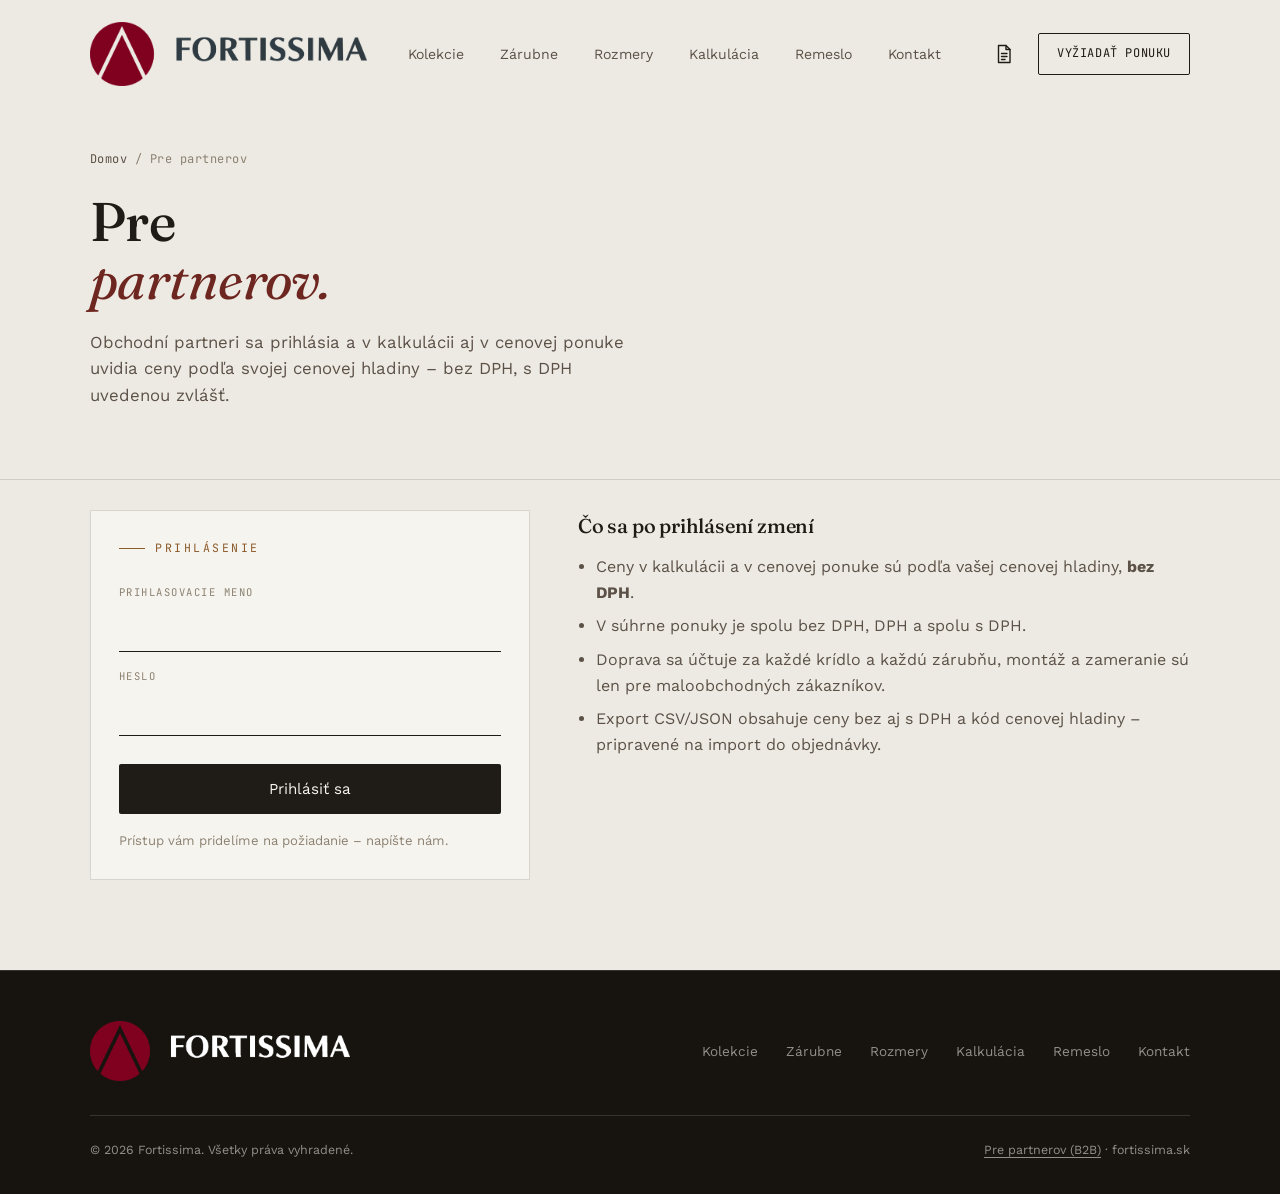
<file: partner.html>
<!DOCTYPE html>
<html lang="sk">
<head>
<meta charset="UTF-8">
<meta name="viewport" content="width=device-width, initial-scale=1.0">
<title>Pre partnerov — Fortissima</title>
<meta name="description" content="Prihlásenie obchodných partnerov Fortissima – kalkulácia v cenovej hladine partnera.">
<link rel="preconnect" href="https://fonts.googleapis.com">
<link href="https://fonts.googleapis.com/css2?family=Fraunces:opsz,wght,ital@9..144,300..700,0..1&amp;family=Work+Sans:wght@300;400;500;600&amp;family=JetBrains+Mono:wght@400;500&amp;display=swap" rel="stylesheet">
<link rel="stylesheet" href="style.css?v=089c8f31">
<link rel="icon" type="image/png" sizes="32x32" href="assets/favicon-32.png">
<link rel="icon" type="image/png" sizes="192x192" href="assets/favicon-192.png">
<link rel="apple-touch-icon" href="assets/favicon-192.png">
</head>
<body>
<header id="siteHeader">
  <div class="wrap nav-inner">
    <a href="index.html" class="logo"><img src="assets/logo-header.png" alt="Fortissima" class="logo-img"></a>
    <nav id="siteNav" aria-label="Hlavné menu">
      <ul>
        <li><a href="kolekcie.html">Kolekcie</a></li>
        <li><a href="zarubne.html">Zárubne</a></li>
        <li><a href="rozmery.html">Rozmery</a></li>
        <li><a href="kalkulacka.html">Kalkulácia</a></li>
        <li><a href="remeslo.html">Remeslo</a></li>
        <li><a href="kontakt.html">Kontakt</a></li>
        <li class="nav-mobile-cta"><a href="kontakt.html">Vyžiadať ponuku</a></li>
      </ul>
    </nav>
    <a href="zostava.html" class="nav-quote" aria-label="Cenová ponuka" title="Cenová ponuka"><svg viewBox="0 0 24 24" aria-hidden="true"><path d="M6.5 3.5h7.5l4 4v13h-11.5z"/><path d="M14 3.5v4h4"/><path d="M9.5 11.5h5.5M9.5 14.5h5.5M9.5 17.5h3.5"/></svg><span class="nav-quote-n" hidden>0</span></a>
    <a href="kontakt.html" class="nav-cta">VYŽIADAŤ PONUKU</a>
    <button type="button" class="nav-toggle" aria-label="Otvoriť menu" aria-expanded="false" aria-controls="siteNav"><span></span><span></span></button>
  </div>
</header>

<section class="page-hero">
  <div class="wrap">
    <div class="breadcrumb mono"><a href="index.html">Domov</a> / Pre partnerov</div>
    <h1>Pre<br><em>partnerov.</em></h1>
    <p class="lead">Obchodní partneri sa prihlásia a&nbsp;v&nbsp;kalkulácii aj v&nbsp;cenovej ponuke uvidia ceny podľa svojej cenovej hladiny – bez DPH, s&nbsp;DPH uvedenou zvlášť.</p>
  </div>
</section>

<section class="b2b-sec" id="b2b">
  <div class="wrap b2b-grid">
    <div class="b2b-card" id="b2bOut" hidden>
      <div class="eyebrow">PRIHLÁSENIE</div>
      <form id="b2bForm" class="b2b-form" autocomplete="on">
        <label for="b2bLogin">Prihlasovacie meno</label>
        <input type="text" id="b2bLogin" name="username" autocomplete="username" required>
        <label for="b2bHeslo">Heslo</label>
        <input type="password" id="b2bHeslo" name="password" autocomplete="current-password" required>
        <p class="sum-err" id="b2bErr" hidden></p>
        <button type="submit" class="sum-btn">Prihlásiť sa</button>
      </form>
      <p class="b2b-help">Prístup vám pridelíme na požiadanie – <a href="kontakt.html">napíšte nám</a>.</p>
    </div>
    <div class="b2b-card" id="b2bIn" hidden>
      <div class="eyebrow">PRIHLÁSENÝ PARTNER</div>
      <h2 id="b2bNazov">–</h2>
      <p class="b2b-lvl">Cenová hladina <b id="b2bHladina">–</b> · ceny <span id="b2bDph">bez DPH</span></p>
      <div class="b2b-actions">
        <a href="kalkulacka.html" class="btn-primary">Otvoriť kalkuláciu</a>
        <a href="zostava.html" class="b2b-link">Cenová ponuka →</a>
        <button type="button" class="b2b-link" id="b2bOdhlas">Odhlásiť sa</button>
      </div>
    </div>
    <div class="b2b-card b2b-demo" id="b2bDemo" hidden>
      <div class="eyebrow">UKÁŽKA</div>
      <p>Toto je ukážková verzia webu bez servera – prihlásenie si vyskúšate prepnutím cenovej hladiny:</p>
      <div class="b2b-demo-btns" id="b2bDemoBtns"></div>
      <p class="b2b-help">Na ostrom webe sa partner prihlási menom a&nbsp;heslom a&nbsp;hladinu mu určíte vy v&nbsp;súbore partneri.csv.</p>
    </div>
    <div class="b2b-info">
      <h3>Čo sa po prihlásení zmení</h3>
      <ul>
        <li>Ceny v&nbsp;kalkulácii a&nbsp;v&nbsp;cenovej ponuke sú podľa vašej cenovej hladiny, <b>bez DPH</b>.</li>
        <li>V&nbsp;súhrne ponuky je spolu bez DPH, DPH a&nbsp;spolu s&nbsp;DPH.</li>
        <li>Doprava sa účtuje za každé krídlo a&nbsp;každú zárubňu, montáž a&nbsp;zameranie sú len pre maloobchodných zákazníkov.</li>
        <li>Export CSV/JSON obsahuje ceny bez aj s&nbsp;DPH a&nbsp;kód cenovej hladiny – pripravené na import do objednávky.</li>
      </ul>
    </div>
  </div>
</section>
<footer>
  <div class="wrap">
    <div class="footer-top">
      <a href="index.html" class="logo"><img src="assets/logo-header-light.png" alt="Fortissima" class="logo-img"></a>
      <nav>
        <ul>
          <li><a href="kolekcie.html">Kolekcie</a></li>
          <li><a href="zarubne.html">Zárubne</a></li>
          <li><a href="rozmery.html">Rozmery</a></li>
          <li><a href="kalkulacka.html">Kalkulácia</a></li>
          <li><a href="remeslo.html">Remeslo</a></li>
          <li><a href="kontakt.html">Kontakt</a></li>
        </ul>
      </nav>
    </div>
    <div class="footer-bottom">
      <span>&copy; 2026 Fortissima. Všetky práva vyhradené.</span>
      <span><a href="partner.html" class="footer-b2b">Pre partnerov (B2B)</a> · fortissima.sk</span>
    </div>
  </div>
</footer>
<script src="script.js?v=a12406b6"></script>
</body>
</html>
</file>
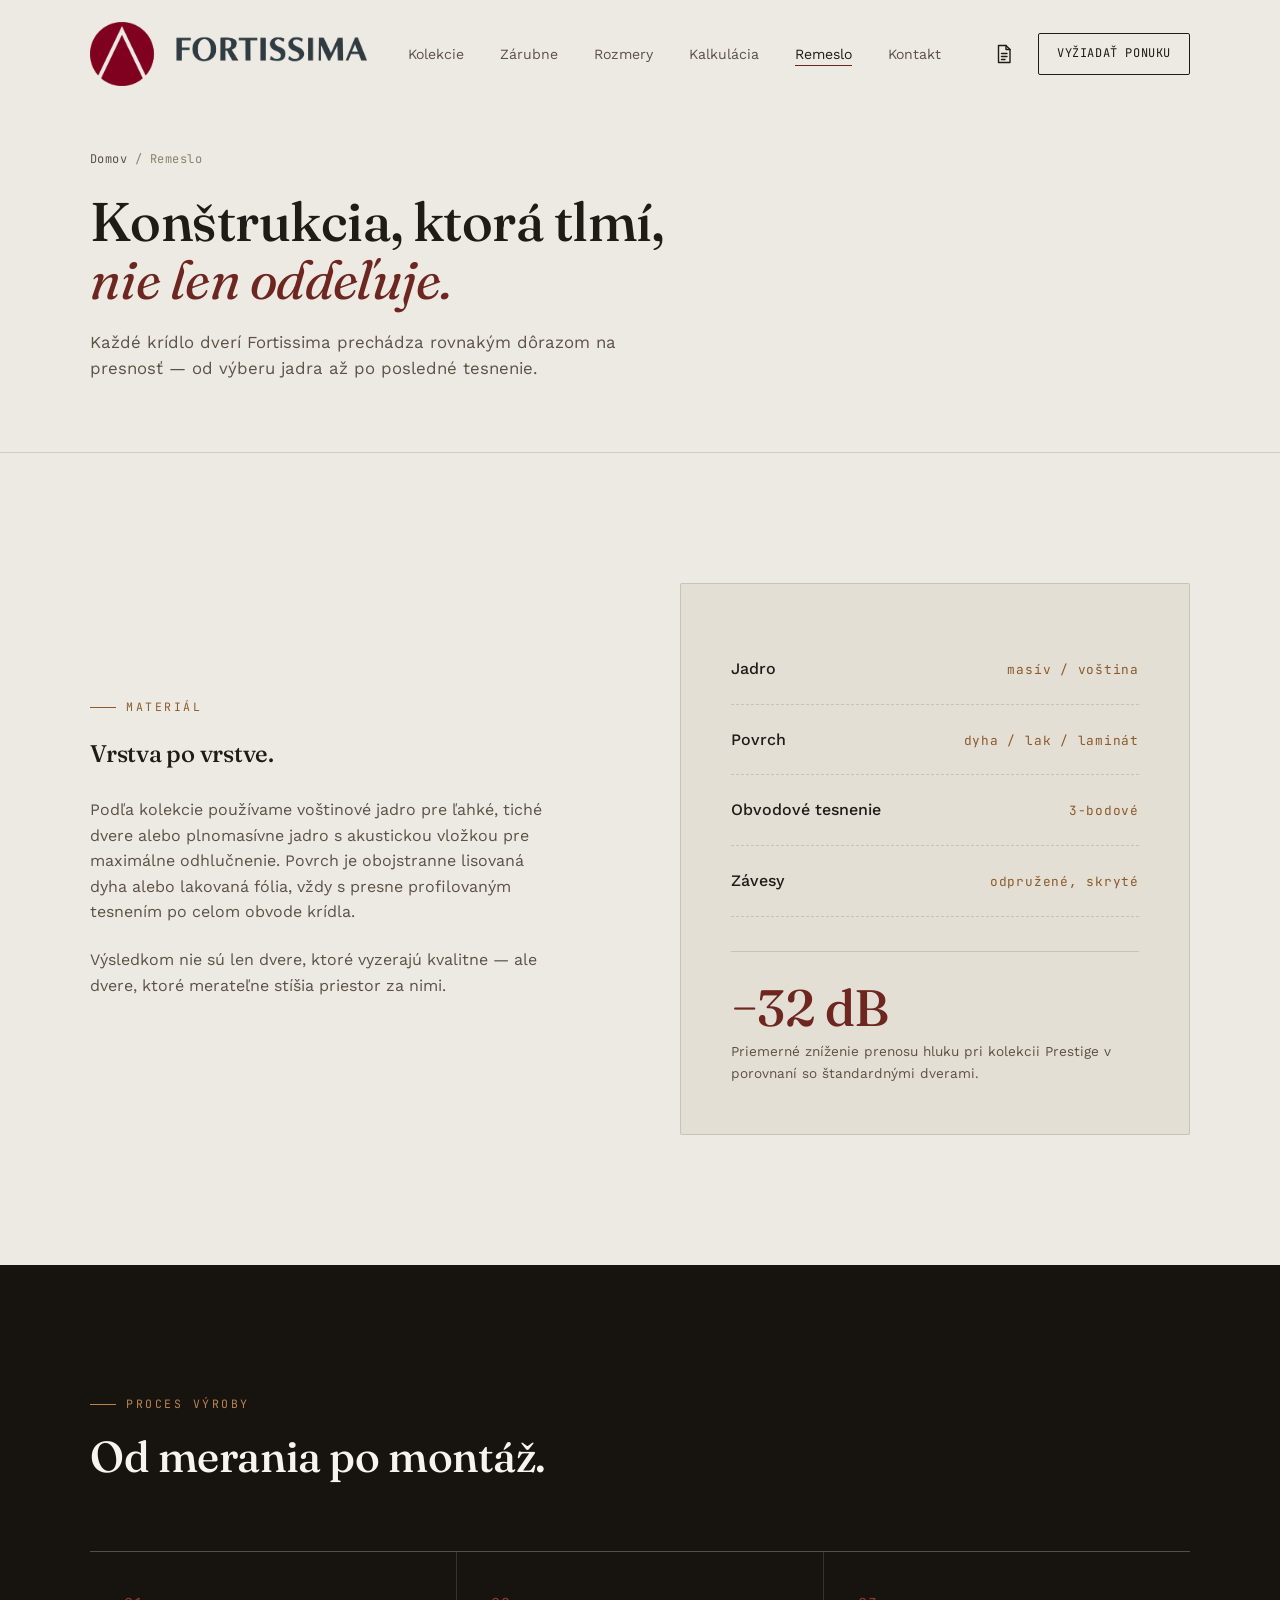
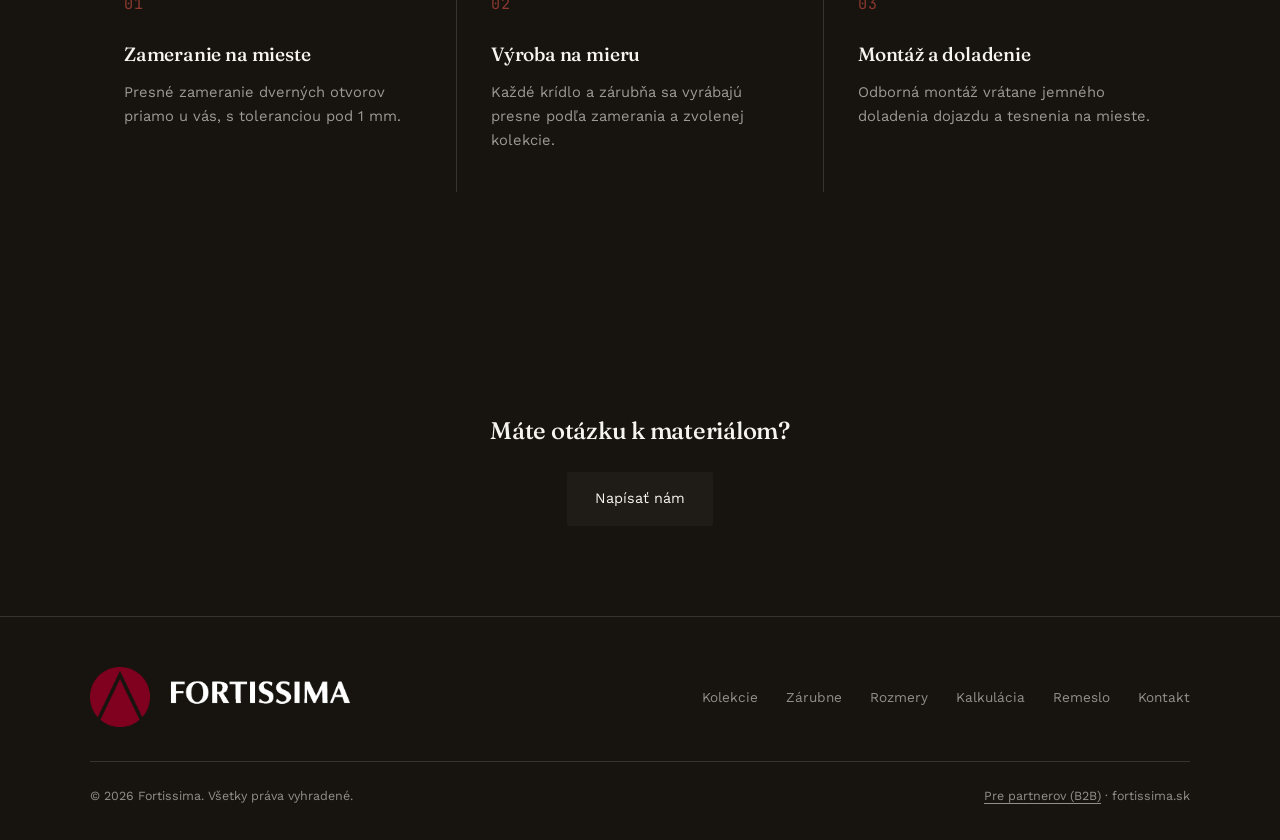
<file: remeslo.html>
<!DOCTYPE html>
<html lang="sk">
<head>
<meta charset="UTF-8">
<meta name="viewport" content="width=device-width, initial-scale=1.0">
<title>Remeslo a materiál — Fortissima</title>
<meta name="description" content="Ako vznikajú interiérové dvere Fortissima — materiály, konštrukcia a proces výroby.">
<link rel="preconnect" href="https://fonts.googleapis.com">
<link href="https://fonts.googleapis.com/css2?family=Fraunces:opsz,wght,ital@9..144,300..700,0..1&family=Work+Sans:wght@300;400;500;600&family=JetBrains+Mono:wght@400;500&display=swap" rel="stylesheet">
<link rel="stylesheet" href="style.css?v=089c8f31">
<link rel="icon" type="image/png" sizes="32x32" href="assets/favicon-32.png">
<link rel="icon" type="image/png" sizes="192x192" href="assets/favicon-192.png">
<link rel="apple-touch-icon" href="assets/favicon-192.png">
</head>
<body>
<header id="siteHeader">
  <div class="wrap nav-inner">
    <a href="index.html" class="logo"><img src="assets/logo-header.png" alt="Fortissima" class="logo-img"></a>
    <nav id="siteNav" aria-label="Hlavné menu">
      <ul>
        <li><a href="kolekcie.html">Kolekcie</a></li>
        <li><a href="zarubne.html">Zárubne</a></li>
        <li><a href="rozmery.html">Rozmery</a></li>
        <li><a href="kalkulacka.html">Kalkulácia</a></li>
        <li><a href="remeslo.html" class="active">Remeslo</a></li>
        <li><a href="kontakt.html">Kontakt</a></li>
        <li class="nav-mobile-cta"><a href="kontakt.html">Vyžiadať ponuku</a></li>
      </ul>
    </nav>
    <a href="zostava.html" class="nav-quote" aria-label="Cenová ponuka" title="Cenová ponuka"><svg viewBox="0 0 24 24" aria-hidden="true"><path d="M6.5 3.5h7.5l4 4v13h-11.5z"/><path d="M14 3.5v4h4"/><path d="M9.5 11.5h5.5M9.5 14.5h5.5M9.5 17.5h3.5"/></svg><span class="nav-quote-n" hidden>0</span></a>
    <a href="kontakt.html" class="nav-cta">VYŽIADAŤ PONUKU</a>
    <button type="button" class="nav-toggle" aria-label="Otvoriť menu" aria-expanded="false" aria-controls="siteNav"><span></span><span></span></button>
  </div>
</header>

<section class="page-hero">
  <div class="wrap">
    <div class="breadcrumb mono"><a href="index.html">Domov</a> / Remeslo</div>
    <h1>Konštrukcia, ktorá tlmí,<br><em>nie len oddeľuje.</em></h1>
    <p class="lead">Každé krídlo dverí Fortissima prechádza rovnakým dôrazom na presnosť — od výberu jadra až po posledné tesnenie.</p>
  </div>
</section>

<section>
  <div class="wrap craft">
    <div class="craft-text reveal">
      <div class="eyebrow">MATERIÁL</div>
      <h2 style="margin-bottom:24px;">Vrstva po vrstve.</h2>
      <p>Podľa kolekcie používame voštinové jadro pre ľahké, tiché dvere alebo plnomasívne jadro s akustickou vložkou pre maximálne odhlučnenie. Povrch je obojstranne lisovaná dyha alebo lakovaná fólia, vždy s presne profilovaným tesnením po celom obvode krídla.</p>
      <p>Výsledkom nie sú len dvere, ktoré vyzerajú kvalitne — ale dvere, ktoré merateľne stíšia priestor za nimi.</p>
    </div>
    <div class="craft-visual reveal">
      <div class="layer">
        <span class="lname">Jadro</span>
        <span class="lval mono">masív / voština</span>
      </div>
      <div class="layer">
        <span class="lname">Povrch</span>
        <span class="lval mono">dyha / lak / laminát</span>
      </div>
      <div class="layer">
        <span class="lname">Obvodové tesnenie</span>
        <span class="lval mono">3-bodové</span>
      </div>
      <div class="layer">
        <span class="lname">Závesy</span>
        <span class="lval mono">odpružené, skryté</span>
      </div>
      <div class="db-stat">
        <div class="num serif">−32 dB</div>
        <div class="dsc">Priemerné zníženie prenosu hluku pri kolekcii Prestige v porovnaní so štandardnými dverami.</div>
      </div>
    </div>
  </div>
</section>

<section class="philosophy">
  <div class="wrap">
    <div class="section-head reveal">
      <div class="eyebrow">PROCES VÝROBY</div>
      <h2>Od merania po montáž.</h2>
    </div>
    <div class="feature-row">
      <div class="feature reveal">
        <span class="mk mono">01</span>
        <h3>Zameranie na mieste</h3>
        <p>Presné zameranie dverných otvorov priamo u vás, s toleranciou pod 1 mm.</p>
      </div>
      <div class="feature reveal">
        <span class="mk mono">02</span>
        <h3>Výroba na mieru</h3>
        <p>Každé krídlo a zárubňa sa vyrábajú presne podľa zamerania a zvolenej kolekcie.</p>
      </div>
      <div class="feature reveal">
        <span class="mk mono">03</span>
        <h3>Montáž a doladenie</h3>
        <p>Odborná montáž vrátane jemného doladenia dojazdu a tesnenia na mieste.</p>
      </div>
    </div>
  </div>
</section>

<section class="contact" style="padding:90px 0;">
  <div class="wrap" style="text-align:center;">
    <h2 class="reveal" style="margin-bottom:22px;">Máte otázku k materiálom?</h2>
    <a href="kontakt.html" class="btn-primary reveal" style="display:inline-block;">Napísať nám</a>
  </div>
</section>
<footer>
  <div class="wrap">
    <div class="footer-top">
      <a href="index.html" class="logo"><img src="assets/logo-header-light.png" alt="Fortissima" class="logo-img"></a>
      <nav>
        <ul>
          <li><a href="kolekcie.html">Kolekcie</a></li>
          <li><a href="zarubne.html">Zárubne</a></li>
          <li><a href="rozmery.html">Rozmery</a></li>
          <li><a href="kalkulacka.html">Kalkulácia</a></li>
          <li><a href="remeslo.html">Remeslo</a></li>
          <li><a href="kontakt.html">Kontakt</a></li>
        </ul>
      </nav>
    </div>
    <div class="footer-bottom">
      <span>&copy; 2026 Fortissima. Všetky práva vyhradené.</span>
      <span><a href="partner.html" class="footer-b2b">Pre partnerov (B2B)</a> · fortissima.sk</span>
    </div>
  </div>
</footer>
<script src="script.js?v=a12406b6"></script>
</body>
</html>
</file>
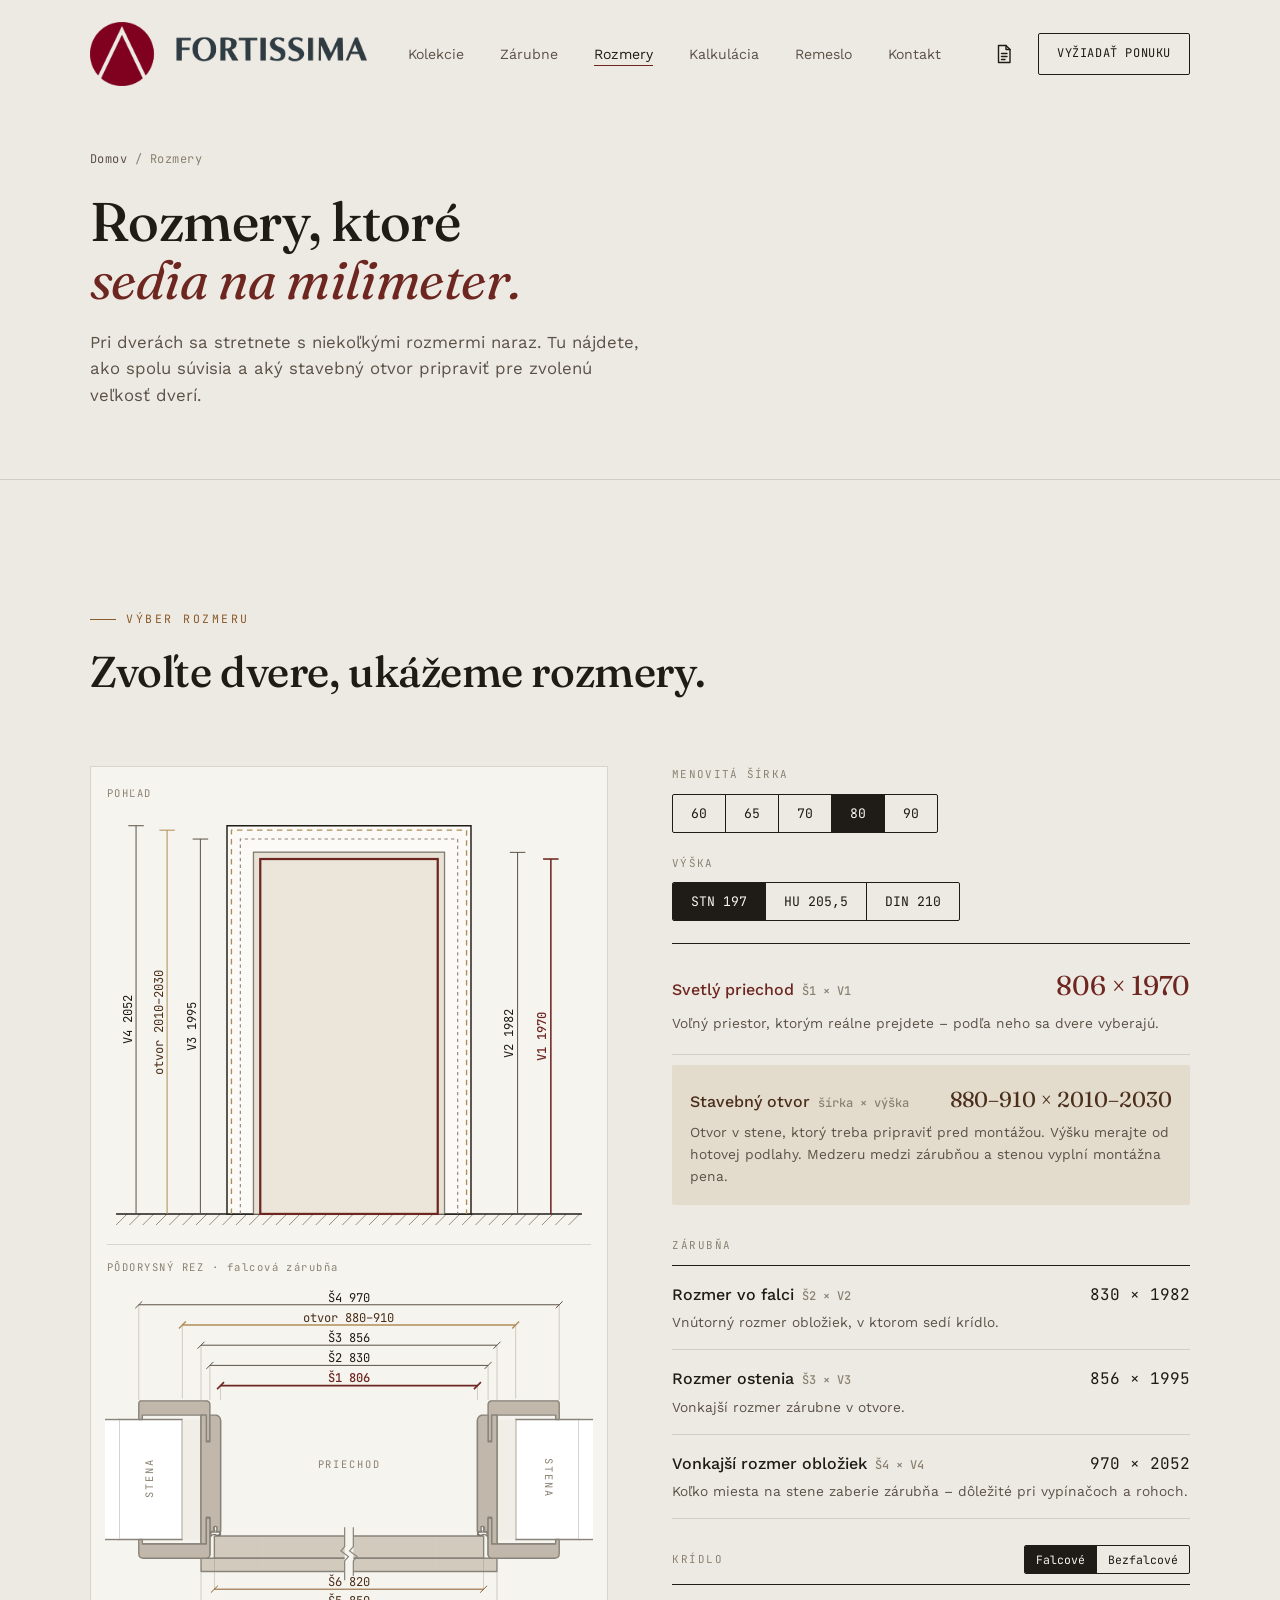
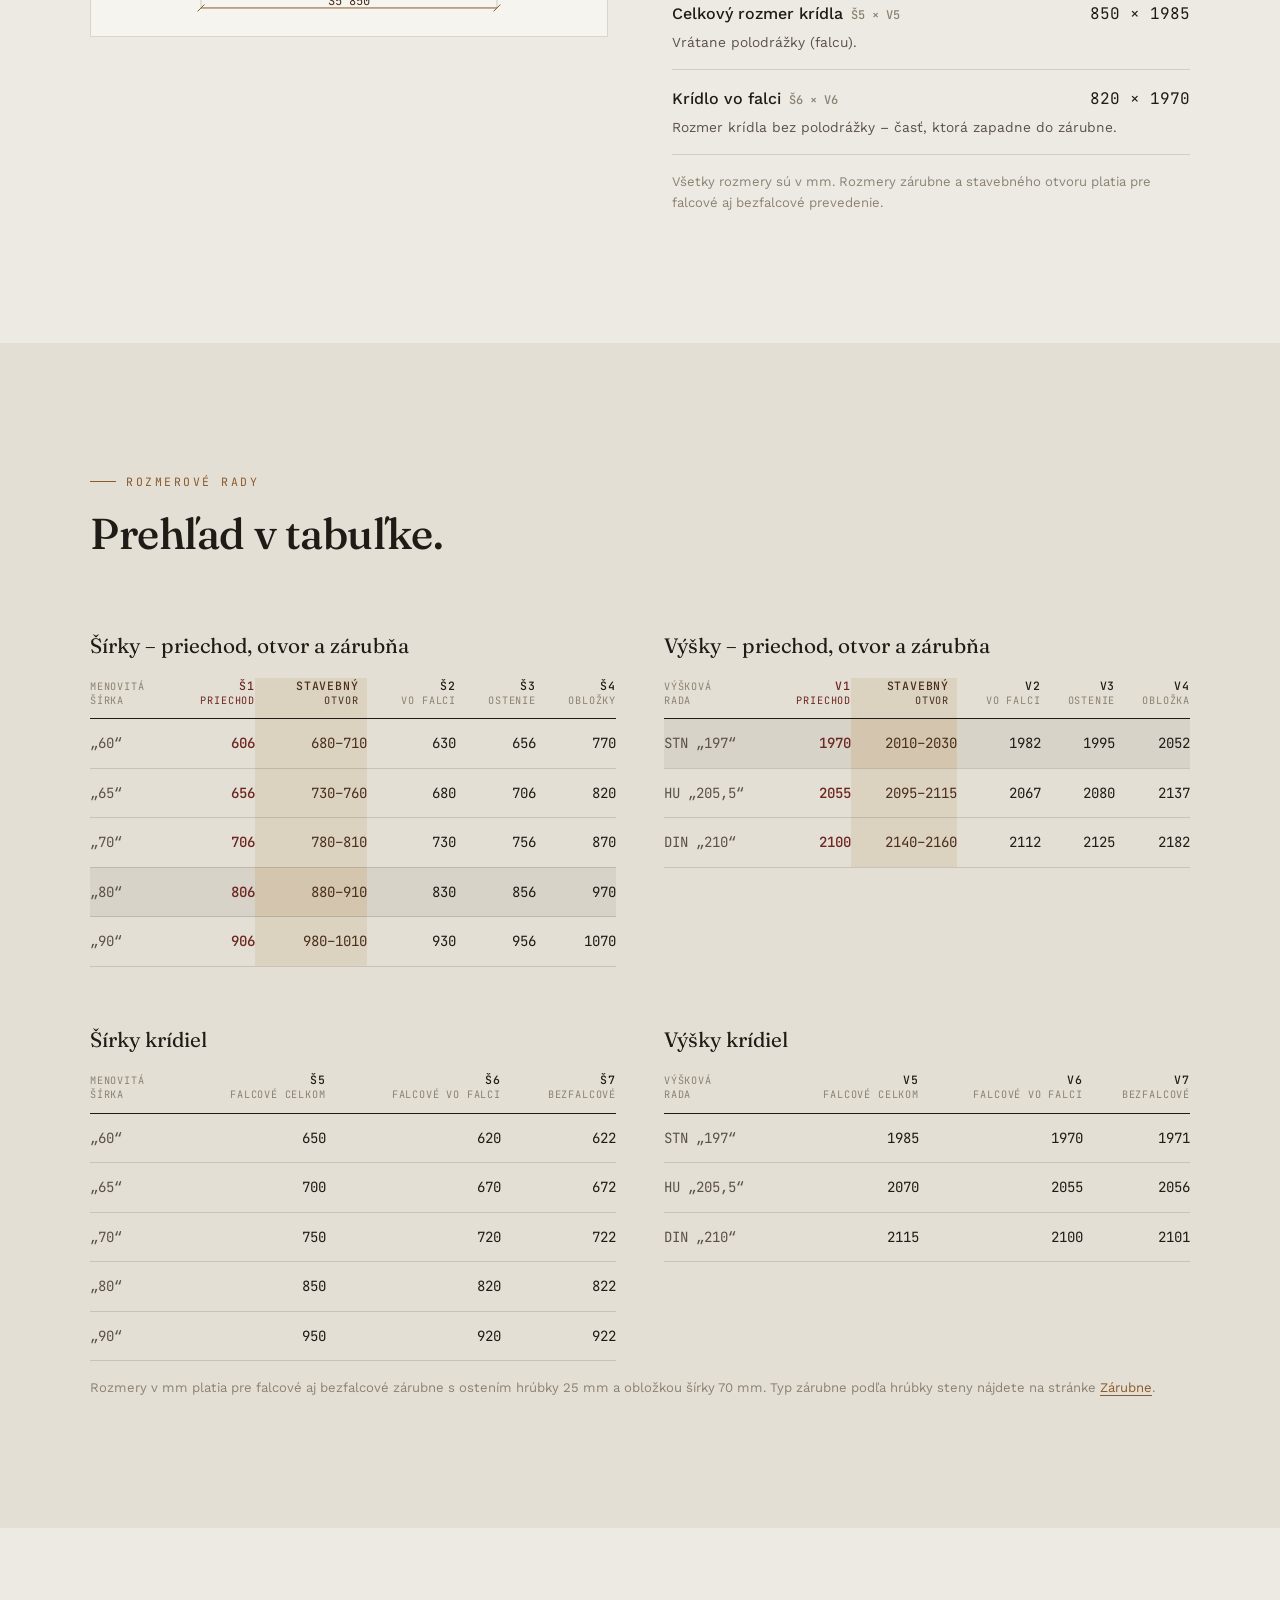
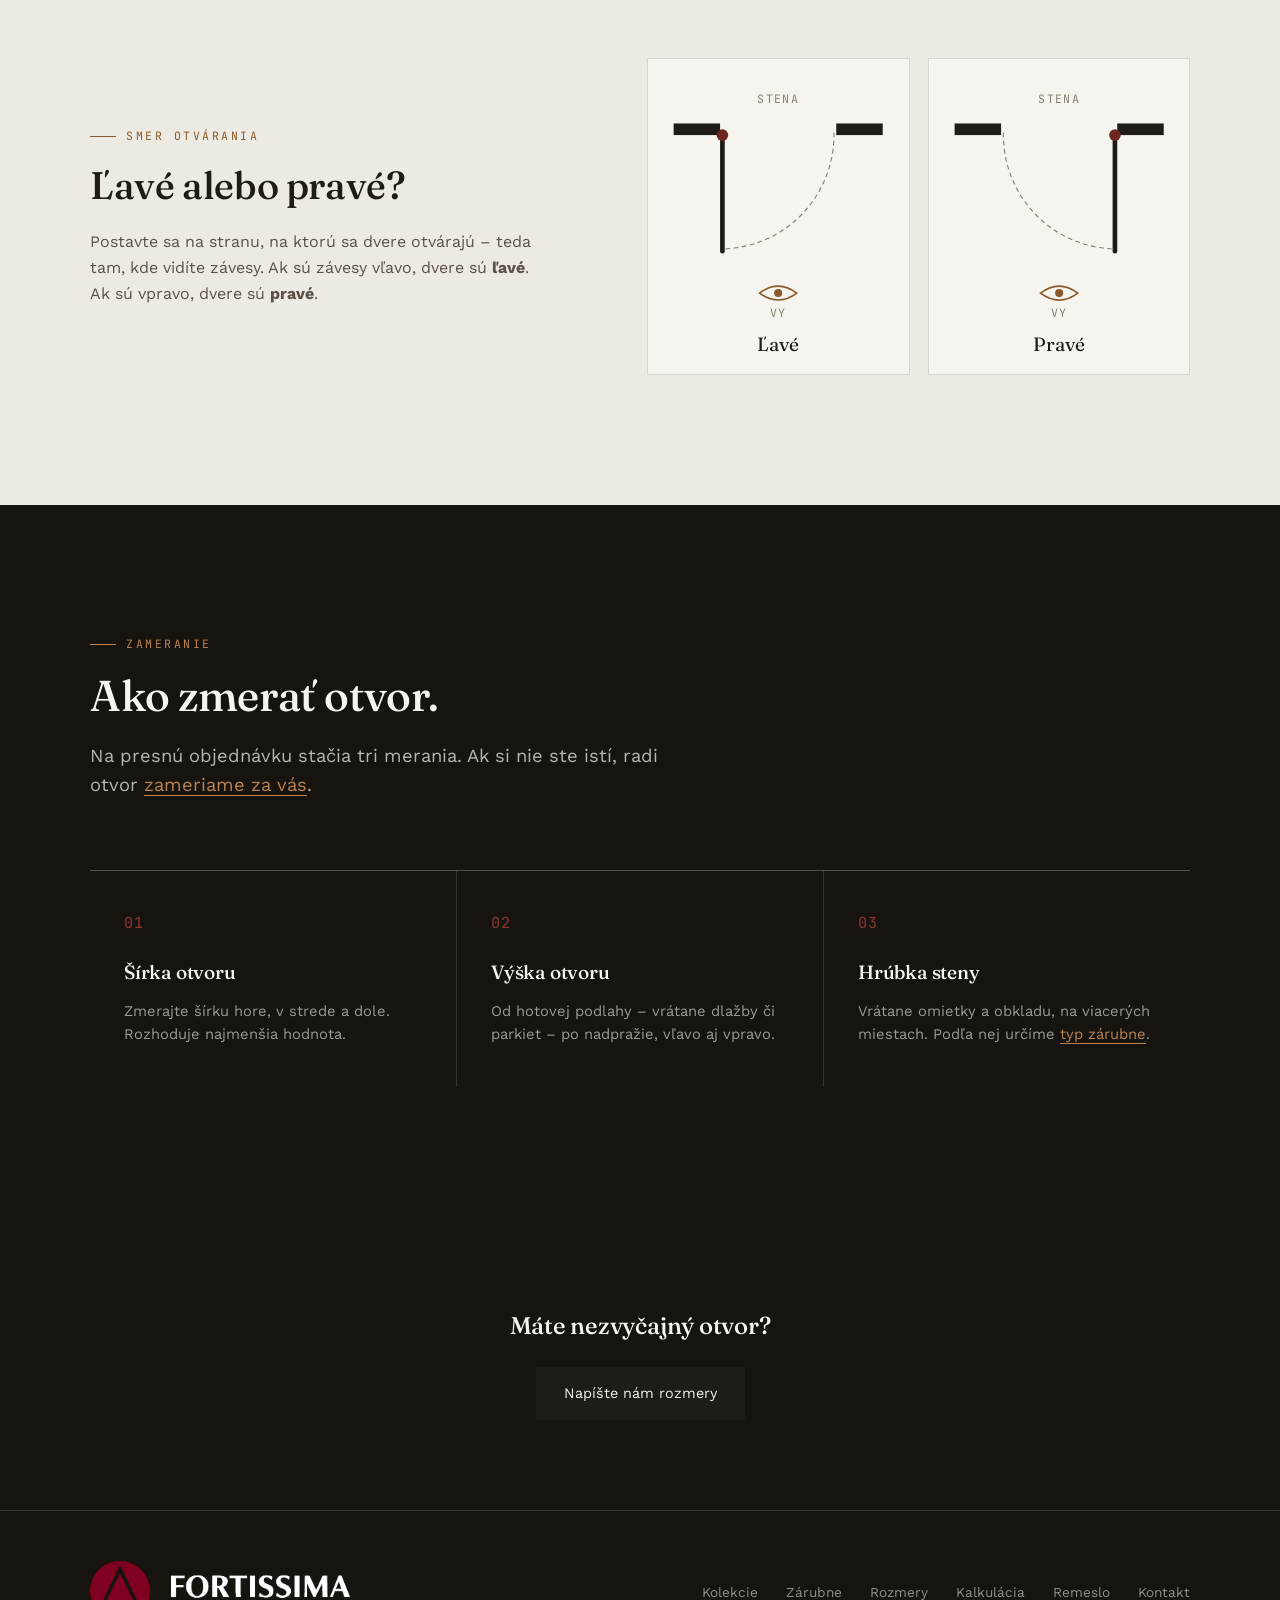
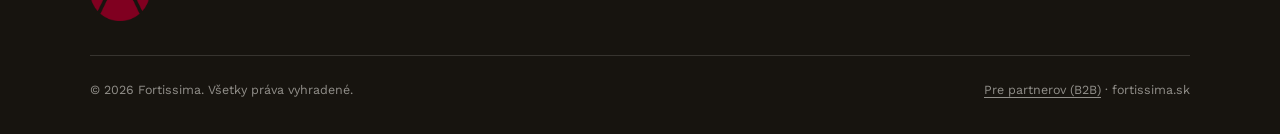
<file: rozmery.html>
<!DOCTYPE html>
<html lang="sk">
<head>
<meta charset="UTF-8">
<meta name="viewport" content="width=device-width, initial-scale=1.0">
<title>Rozmery dverí a zárubní — Fortissima</title>
<meta name="description" content="Rozmerové rady dverí Fortissima: šírky 60, 65, 70, 80 a 90, výšky STN 197, HU 205,5 a DIN 210 – priechod, rozmer vo falci, ostenie a obložky.">
<link rel="preconnect" href="https://fonts.googleapis.com">
<link href="https://fonts.googleapis.com/css2?family=Fraunces:opsz,wght,ital@9..144,300..700,0..1&amp;family=Work+Sans:wght@300;400;500;600&amp;family=JetBrains+Mono:wght@400;500&amp;display=swap" rel="stylesheet">
<link rel="stylesheet" href="style.css?v=089c8f31">
<link rel="icon" type="image/png" sizes="32x32" href="assets/favicon-32.png">
<link rel="icon" type="image/png" sizes="192x192" href="assets/favicon-192.png">
<link rel="apple-touch-icon" href="assets/favicon-192.png">
</head>
<body>
<header id="siteHeader">
  <div class="wrap nav-inner">
    <a href="index.html" class="logo"><img src="assets/logo-header.png" alt="Fortissima" class="logo-img"></a>
    <nav id="siteNav" aria-label="Hlavné menu">
      <ul>
        <li><a href="kolekcie.html">Kolekcie</a></li>
        <li><a href="zarubne.html">Zárubne</a></li>
        <li><a href="rozmery.html" class="active">Rozmery</a></li>
        <li><a href="kalkulacka.html">Kalkulácia</a></li>
        <li><a href="remeslo.html">Remeslo</a></li>
        <li><a href="kontakt.html">Kontakt</a></li>
        <li class="nav-mobile-cta"><a href="kontakt.html">Vyžiadať ponuku</a></li>
      </ul>
    </nav>
    <a href="zostava.html" class="nav-quote" aria-label="Cenová ponuka" title="Cenová ponuka"><svg viewBox="0 0 24 24" aria-hidden="true"><path d="M6.5 3.5h7.5l4 4v13h-11.5z"/><path d="M14 3.5v4h4"/><path d="M9.5 11.5h5.5M9.5 14.5h5.5M9.5 17.5h3.5"/></svg><span class="nav-quote-n" hidden>0</span></a>
    <a href="kontakt.html" class="nav-cta">VYŽIADAŤ PONUKU</a>
    <button type="button" class="nav-toggle" aria-label="Otvoriť menu" aria-expanded="false" aria-controls="siteNav"><span></span><span></span></button>
  </div>
</header>

<section class="page-hero">
  <div class="wrap">
    <div class="breadcrumb mono"><a href="index.html">Domov</a> / Rozmery</div>
    <h1>Rozmery, ktoré<br><em>sedia na milimeter.</em></h1>
    <p class="lead">Pri dverách sa stretnete s&nbsp;niekoľkými rozmermi naraz. Tu nájdete, ako spolu súvisia a&nbsp;aký stavebný otvor pripraviť pre zvolenú veľkosť dverí.</p>
  </div>
</section>

<section>
  <div class="wrap">
    <div class="section-head reveal">
      <div class="eyebrow">VÝBER ROZMERU</div>
      <h2>Zvoľte dvere, ukážeme rozmery.</h2>
    </div>
    <div class="config">
      <div class="elev-wrap reveal">
        <div class="elev-k">POHĽAD</div>
        <svg viewBox="0 64 440 384" class="elev" role="img" aria-label="Pohľad na zárubňu s kótami">
  <g class="floor-h"><line x1="20" y1="430" x2="10" y2="440"/><line x1="32" y1="430" x2="22" y2="440"/><line x1="44" y1="430" x2="34" y2="440"/><line x1="56" y1="430" x2="46" y2="440"/><line x1="68" y1="430" x2="58" y2="440"/><line x1="80" y1="430" x2="70" y2="440"/><line x1="92" y1="430" x2="82" y2="440"/><line x1="104" y1="430" x2="94" y2="440"/><line x1="116" y1="430" x2="106" y2="440"/><line x1="128" y1="430" x2="118" y2="440"/><line x1="140" y1="430" x2="130" y2="440"/><line x1="152" y1="430" x2="142" y2="440"/><line x1="164" y1="430" x2="154" y2="440"/><line x1="176" y1="430" x2="166" y2="440"/><line x1="188" y1="430" x2="178" y2="440"/><line x1="200" y1="430" x2="190" y2="440"/><line x1="212" y1="430" x2="202" y2="440"/><line x1="224" y1="430" x2="214" y2="440"/><line x1="236" y1="430" x2="226" y2="440"/><line x1="248" y1="430" x2="238" y2="440"/><line x1="260" y1="430" x2="250" y2="440"/><line x1="272" y1="430" x2="262" y2="440"/><line x1="284" y1="430" x2="274" y2="440"/><line x1="296" y1="430" x2="286" y2="440"/><line x1="308" y1="430" x2="298" y2="440"/><line x1="320" y1="430" x2="310" y2="440"/><line x1="332" y1="430" x2="322" y2="440"/><line x1="344" y1="430" x2="334" y2="440"/><line x1="356" y1="430" x2="346" y2="440"/><line x1="368" y1="430" x2="358" y2="440"/><line x1="380" y1="430" x2="370" y2="440"/><line x1="392" y1="430" x2="382" y2="440"/><line x1="404" y1="430" x2="394" y2="440"/><line x1="416" y1="430" x2="406" y2="440"/><line x1="428" y1="430" x2="418" y2="440"/></g>
  <path d="M114 430 V84 H326 V430 Z" class="opening-zone"/>
  <line x1="10" y1="430" x2="430" y2="430" class="floor"/>
  <path d="M110 430 V80 H330 V430 H306 V104 H134 V430 Z" class="obl"/>
  <path d="M134 430 V104 H306 V430 H300 V110 H140 V430 Z" class="reveal-face"/>
  <rect x="140" y="110" width="160" height="320" class="passage"/>
  <path d="M122 430 V92 H318 V430" class="ost-hidden"/>
  <path d="M114 430 V84 H326 V430" class="opening"/>
<g class="d"><line x1="28" y1="80" x2="28" y2="430"/><line x1="21" y1="80" x2="35" y2="80"/><text x="24" y="255.0" text-anchor="middle" transform="rotate(-90 24 255.0)" id="tV4">V4</text></g><g class="d so"><line x1="56" y1="84" x2="56" y2="430"/><line x1="49" y1="84" x2="63" y2="84"/><text x="52" y="257.0" text-anchor="middle" transform="rotate(-90 52 257.0)" id="tVO">otvor</text></g><g class="d"><line x1="86" y1="92" x2="86" y2="430"/><line x1="79" y1="92" x2="93" y2="92"/><text x="82" y="261.0" text-anchor="middle" transform="rotate(-90 82 261.0)" id="tV3">V3</text></g><g class="d"><line x1="372" y1="104" x2="372" y2="430"/><line x1="365" y1="104" x2="379" y2="104"/><text x="368" y="267.0" text-anchor="middle" transform="rotate(-90 368 267.0)" id="tV2">V2</text></g><g class="d red"><line x1="402" y1="110" x2="402" y2="430"/><line x1="395" y1="110" x2="409" y2="110"/><text x="398" y="270.0" text-anchor="middle" transform="rotate(-90 398 270.0)" id="tV1">V1</text></g>
</svg>
        <div class="elev-k">PÔDORYSNÝ REZ · <span data-out="plancap">falcová zárubňa</span></div>
        <div data-plan="falc"><svg viewBox="-90 -790 3380 2330" class="rez rez2 plan plan-falc" role="img" aria-label="Pôdorysný rez falcovou zárubňou s rozmermi">
<defs><clipPath id="pc-falc"><rect x="-200" y="-200" width="1600" height="1200"/></clipPath></defs>
<g transform="matrix(0 1 1 0 0 0)"><g clip-path="url(#pc-falc)"><rect x="134.88" y="5.6" width="831.14" height="440.03" class="wall"/>
<rect x="134.88" y="445.63" width="831.14" height="129.27999999999997" class="foam"/>
<path d="M941.39 667.47l0 434.37 153.91 0 0 -434.37 -153.91 0z" class="leaf"/>
<path d="M1095.3 587.28l0 502.41 0 7.27 0 4.88 54.32 0c1.46,-0.01 2.93,-0.03 4.43,-0.03 1.5,0 2.96,0.01 4.43,0.03l29.17 0 0 -12.15 0 -502.41 0 -12.16 -92.35 0 0 4.83 0 7.32z" class="leaf"/>
<path d="M906.59 669.82l4.02 -4.21" class="ln-thin"/>
<path d="M910.6 665.62l0 -29.13" class="ln-thin"/>
<path d="M915.03 643.34l0 61.06" class="ln-thin"/>
<path d="M915.03 704.4l15.72 0" class="ln-thin"/>
<path d="M930.75 704.4l6.22 -20.11" class="ln-thin"/>
<path d="M936.97 684.29l-3.47 -6.77" class="ln-thin"/>
<path d="M933.5 677.52l-1.47 -5.3" class="ln-thin"/>
<path d="M932.03 672.22l-0.36 -6.21" class="ln-thin"/>
<path d="M931.67 666.01l0.73 -6.95" class="ln-thin"/>
<path d="M932.4 659.06l3.47 -7.86" class="ln-thin"/>
<path d="M935.87 651.2l5.66 -6.03" class="ln-thin"/>
<path d="M910.6 636.48l50.92 0" class="ln-thin"/>
<path d="M940.68 690.34l-6.95 19.89" class="ln-thin"/>
<path d="M933.73 710.23l-23.13 0" class="ln-thin"/>
<path d="M910.6 710.23l0 -29.62" class="ln-thin"/>
<path d="M910.6 680.6l-4.02 -4.2" class="ln-thin"/>
<path d="M943.55 643.34l-28.52 0 28.52 0z" class="ln-thin"/>
<path d="M818.25 611.86l178.54 0" class="ln-thin"/>
<path d="M996.79 611.86l0 -443.27" class="ln"/>
<path d="M1070.68 636.48l-252.42 0" class="ln"/>
<path d="M104.09 574.91l892.71 0" class="ln"/>
<path d="M996.79 611.84l-184.69 0.02" class="ln-thin"/>
<path d="M812.1 636.48l98.5 0" class="ln-thin"/>
<path d="M910.6 636.48l0 30.78" class="ln-thin"/>
<path d="M910.6 667.26l-33.86 0" class="ln-thin"/>
<path d="M876.74 685.73l33.86 0" class="ln-thin"/>
<path d="M910.6 685.73l0 24.62" class="ln-thin"/>
<path d="M910.6 710.36l-769.57 0" class="ln"/>
<path d="M30.2 636.49l73.88 0 178.54 0 0 -24.63 -178.54 0 0 -36.94 0 -406.33 30.79 0 0 -24.62 -111.28 0.01 -9.41 1.93 -5.91 5.1 -2.69 7.87 0 286.76 0 129.29 0 36.94 0.84 6.37 2.47 5.94 3.91 5.1 5.09 3.91 5.94 2.47 6.37 0.84z" class="part"/>
<path d="M288.79 611.86l0 24.62 -6.16 0 -178.54 0 0 36.94 1.26 9.57 3.69 8.91 5.87 7.65 7.65 5.87 8.91 3.69 9.57 1.26 454.72 0 7.02 0 54.55 0 253.28 0 0 -0.13 0 -24.49 -33.86 0 0 -6.84 -1.42 -1.94 -0.55 -2.93 0 -1.82 0.55 -2.93 1.42 -2.01 4.07 -5.49 1.82 -0.54 2.01 1.1 0.37 1.28 -2 3.66 7.62 0 3.7 -6.21 2.56 0 1.28 1.1 0 1.82 -1.55 3.29 12.4 0 1.57 -1.65 0 -29.13 -92.35 0 -6.15 0 0 -24.62 6.15 0 178.54 0 0 -36.94 -892.71 0 0 36.94 178.54 0 6.16 0z" class="part"/>
<path d="M996.79 168.58l0 406.33 0 36.93 -178.55 0.02 0 24.63 92.36 0 50.91 0 109.16 0 6.37 -0.84 5.94 -2.47 5.09 -3.91 3.91 -5.1 2.47 -5.94 0.83 -6.37 0 -36.74 0 -404.75 -3.79 -13.9 -10.14 -9.65 -18.64 -2.86 -96.71 0 0 24.62 30.77 0z" class="part"/></g></g>
<g transform="matrix(0 1 -1 0 3200 0)"><g clip-path="url(#pc-falc)"><rect x="134.88" y="5.6" width="831.14" height="440.03" class="wall"/>
<rect x="134.88" y="445.63" width="831.14" height="129.27999999999997" class="foam"/>
<path d="M941.39 667.47l0 434.37 153.91 0 0 -434.37 -153.91 0z" class="leaf"/>
<path d="M1095.3 587.28l0 502.41 0 7.27 0 4.88 54.32 0c1.46,-0.01 2.93,-0.03 4.43,-0.03 1.5,0 2.96,0.01 4.43,0.03l29.17 0 0 -12.15 0 -502.41 0 -12.16 -92.35 0 0 4.83 0 7.32z" class="leaf"/>
<path d="M906.59 669.82l4.02 -4.21" class="ln-thin"/>
<path d="M910.6 665.62l0 -29.13" class="ln-thin"/>
<path d="M915.03 643.34l0 61.06" class="ln-thin"/>
<path d="M915.03 704.4l15.72 0" class="ln-thin"/>
<path d="M930.75 704.4l6.22 -20.11" class="ln-thin"/>
<path d="M936.97 684.29l-3.47 -6.77" class="ln-thin"/>
<path d="M933.5 677.52l-1.47 -5.3" class="ln-thin"/>
<path d="M932.03 672.22l-0.36 -6.21" class="ln-thin"/>
<path d="M931.67 666.01l0.73 -6.95" class="ln-thin"/>
<path d="M932.4 659.06l3.47 -7.86" class="ln-thin"/>
<path d="M935.87 651.2l5.66 -6.03" class="ln-thin"/>
<path d="M910.6 636.48l50.92 0" class="ln-thin"/>
<path d="M940.68 690.34l-6.95 19.89" class="ln-thin"/>
<path d="M933.73 710.23l-23.13 0" class="ln-thin"/>
<path d="M910.6 710.23l0 -29.62" class="ln-thin"/>
<path d="M910.6 680.6l-4.02 -4.2" class="ln-thin"/>
<path d="M943.55 643.34l-28.52 0 28.52 0z" class="ln-thin"/>
<path d="M818.25 611.86l178.54 0" class="ln-thin"/>
<path d="M996.79 611.86l0 -443.27" class="ln"/>
<path d="M1070.68 636.48l-252.42 0" class="ln"/>
<path d="M104.09 574.91l892.71 0" class="ln"/>
<path d="M996.79 611.84l-184.69 0.02" class="ln-thin"/>
<path d="M812.1 636.48l98.5 0" class="ln-thin"/>
<path d="M910.6 636.48l0 30.78" class="ln-thin"/>
<path d="M910.6 667.26l-33.86 0" class="ln-thin"/>
<path d="M876.74 685.73l33.86 0" class="ln-thin"/>
<path d="M910.6 685.73l0 24.62" class="ln-thin"/>
<path d="M910.6 710.36l-769.57 0" class="ln"/>
<path d="M30.2 636.49l73.88 0 178.54 0 0 -24.63 -178.54 0 0 -36.94 0 -406.33 30.79 0 0 -24.62 -111.28 0.01 -9.41 1.93 -5.91 5.1 -2.69 7.87 0 286.76 0 129.29 0 36.94 0.84 6.37 2.47 5.94 3.91 5.1 5.09 3.91 5.94 2.47 6.37 0.84z" class="part"/>
<path d="M288.79 611.86l0 24.62 -6.16 0 -178.54 0 0 36.94 1.26 9.57 3.69 8.91 5.87 7.65 7.65 5.87 8.91 3.69 9.57 1.26 454.72 0 7.02 0 54.55 0 253.28 0 0 -0.13 0 -24.49 -33.86 0 0 -6.84 -1.42 -1.94 -0.55 -2.93 0 -1.82 0.55 -2.93 1.42 -2.01 4.07 -5.49 1.82 -0.54 2.01 1.1 0.37 1.28 -2 3.66 7.62 0 3.7 -6.21 2.56 0 1.28 1.1 0 1.82 -1.55 3.29 12.4 0 1.57 -1.65 0 -29.13 -92.35 0 -6.15 0 0 -24.62 6.15 0 178.54 0 0 -36.94 -892.71 0 0 36.94 178.54 0 6.16 0z" class="part"/>
<path d="M996.79 168.58l0 406.33 0 36.93 -178.55 0.02 0 24.63 92.36 0 50.91 0 109.16 0 6.37 -0.84 5.94 -2.47 5.09 -3.91 3.91 -5.1 2.47 -5.94 0.83 -6.37 0 -36.74 0 -404.75 -3.79 -13.9 -10.14 -9.65 -18.64 -2.86 -96.71 0 0 24.62 30.77 0z" class="part"/></g></g>
<rect x="-100" y="135.88" width="109" height="829.14" class="wall-fill"/>
<line x1="-100" y1="134.88" x2="9" y2="134.88" class="wall-line"/><line x1="-100" y1="966.02" x2="9" y2="966.02" class="wall-line"/>
<rect x="3191" y="135.88" width="109" height="829.14" class="wall-fill"/>
<line x1="3191" y1="134.88" x2="3300" y2="134.88" class="wall-line"/><line x1="3191" y1="966.02" x2="3300" y2="966.02" class="wall-line"/>
<rect x="998" y="941.39" width="1204" height="153.90999999999997" class="leaf-mid"/>
<line x1="998" y1="941.39" x2="2202" y2="941.39" class="leaf-edge"/><line x1="998" y1="1095.3" x2="2202" y2="1095.3" class="leaf-edge"/>
<rect x="998" y="1095.3" width="1204" height="92.35000000000014" class="leaf-mid"/>
<line x1="998" y1="1095.3" x2="2202" y2="1095.3" class="leaf-edge"/><line x1="998" y1="1187.65" x2="2202" y2="1187.65" class="leaf-edge"/>
<rect x="1570.0" y="881.39" width="60" height="366.2600000000001" class="brk-bg"/>
<path d="M 1570.0 881.39 L 1570.0 1014.52 l -26 30 l 52 40 l -26 30 L 1570.0 1247.65" class="brk"/>
<path d="M 1630.0 881.39 L 1630.0 1014.52 l -26 30 l 52 40 l -26 30 L 1630.0 1247.65" class="brk"/>
<text x="1600.0" y="470" class="lbl">PRIECHOD</text>
<text x="225" y="560" class="lbl" transform="rotate(-90 225 540)">STENA</text>
<text x="2975" y="560" class="lbl" transform="rotate(90 2975 540)">STENA</text>
<g class="pd "><line x1="144.0" y1="-660" x2="144.0" y2="0" class="ext"/><line x1="3056.0" y1="-660" x2="3056.0" y2="0" class="ext"/><line x1="144.0" y1="-660" x2="3056.0" y2="-660"/><line x1="120.0" y1="-636" x2="168.0" y2="-684"/><line x1="3032.0" y1="-636" x2="3080.0" y2="-684"/><text x="1600.0" y="-682" data-pk="4">pS4</text></g>
<g class="pd so"><line x1="445.63" y1="-520" x2="445.63" y2="-10" class="ext"/><line x1="2754.37" y1="-520" x2="2754.37" y2="-10" class="ext"/><line x1="445.63" y1="-520" x2="2754.37" y2="-520"/><line x1="421.63" y1="-496" x2="469.63" y2="-544"/><line x1="2730.37" y1="-496" x2="2778.37" y2="-544"/><text x="1600.0" y="-542" data-pk="O">pSO</text></g>
<g class="pd "><line x1="574.91" y1="-380" x2="574.91" y2="0" class="ext"/><line x1="2625.09" y1="-380" x2="2625.09" y2="0" class="ext"/><line x1="574.91" y1="-380" x2="2625.09" y2="-380"/><line x1="550.91" y1="-356" x2="598.91" y2="-404"/><line x1="2601.09" y1="-356" x2="2649.09" y2="-404"/><text x="1600.0" y="-402" data-pk="3">pS3</text></g>
<g class="pd "><line x1="636.48" y1="-240" x2="636.48" y2="0" class="ext"/><line x1="2563.52" y1="-240" x2="2563.52" y2="0" class="ext"/><line x1="636.48" y1="-240" x2="2563.52" y2="-240"/><line x1="612.48" y1="-216" x2="660.48" y2="-264"/><line x1="2539.52" y1="-216" x2="2587.52" y2="-264"/><text x="1600.0" y="-262" data-pk="2">pS2</text></g>
<g class="pd red"><line x1="710.36" y1="-100" x2="710.36" y2="0" class="ext"/><line x1="2489.64" y1="-100" x2="2489.64" y2="0" class="ext"/><line x1="710.36" y1="-100" x2="2489.64" y2="-100"/><line x1="686.36" y1="-76" x2="734.36" y2="-124"/><line x1="2465.64" y1="-76" x2="2513.64" y2="-124"/><text x="1600.0" y="-122" data-pk="1">pS1</text></g>
<g class="pd leafd"><line x1="575.12" y1="1440" x2="575.12" y2="1192" class="ext"/><line x1="2624.88" y1="1440" x2="2624.88" y2="1192" class="ext"/><line x1="575.12" y1="1440" x2="2624.88" y2="1440"/><line x1="551.12" y1="1464" x2="599.12" y2="1416"/><line x1="2600.88" y1="1464" x2="2648.88" y2="1416"/><text x="1600.0" y="1418" data-pk="5">pS5</text></g>
<g class="pd leafd"><line x1="667.47" y1="1310" x2="667.47" y2="1098" class="ext"/><line x1="2532.5299999999997" y1="1310" x2="2532.5299999999997" y2="1098" class="ext"/><line x1="667.47" y1="1310" x2="2532.5299999999997" y2="1310"/><line x1="643.47" y1="1334" x2="691.47" y2="1286"/><line x1="2508.5299999999997" y1="1334" x2="2556.5299999999997" y2="1286"/><text x="1600.0" y="1288" data-pk="6">pS6</text></g>
</svg></div>
        <div data-plan="bez" hidden><svg viewBox="-90 -790 3380 2330" class="rez rez2 plan plan-bez" role="img" aria-label="Pôdorysný rez bezfalcovou zárubňou s rozmermi">
<defs><clipPath id="pc-bez"><rect x="1784.74" y="-200" width="1600" height="1200"/></clipPath></defs>
<g transform="matrix(0 1 1 0 0 -1984.74)"><g clip-path="url(#pc-bez)"><rect x="2119.62" y="5.6" width="831.1400000000003" height="440.03" class="wall"/>
<rect x="2119.62" y="445.63" width="831.1400000000003" height="129.27999999999997" class="foam"/>
<path d="M2762.74 674.02l0 -1.82" class="ln-thin"/>
<path d="M2762.74 672.2l0.55 -2.93" class="ln-thin"/>
<path d="M2763.29 669.27l5.49 -7.49" class="ln-thin"/>
<path d="M2768.77 661.78l1.82 -0.54" class="ln-thin"/>
<path d="M2770.6 661.23l2.01 1.1" class="ln-thin"/>
<path d="M2772.61 662.33l0.37 1.28" class="ln-thin"/>
<path d="M2772.97 663.61l-3.29 6.03" class="ln-thin"/>
<path d="M2769.68 669.64l7.5 0" class="ln-thin"/>
<path d="M2777.18 669.64l5.12 -8.59" class="ln-thin"/>
<path d="M2782.3 661.05l2.56 0" class="ln-thin"/>
<path d="M2784.86 661.05l1.28 1.1" class="ln-thin"/>
<path d="M2786.14 662.14l0 1.82" class="ln-thin"/>
<path d="M2786.14 663.97l-2.74 5.85" class="ln-thin"/>
<path d="M2783.39 669.82l11.16 0" class="ln-thin"/>
<path d="M2794.55 669.82l4.02 -4.21" class="ln-thin"/>
<path d="M2798.57 665.62l0 -29.13" class="ln-thin"/>
<path d="M2802.99 643.34l0 61.06" class="ln-thin"/>
<path d="M2802.99 704.4l15.72 0" class="ln-thin"/>
<path d="M2818.71 704.4l6.22 -20.11" class="ln-thin"/>
<path d="M2824.93 684.29l-3.47 -6.77" class="ln-thin"/>
<path d="M2821.46 677.52l-1.47 -5.3" class="ln-thin"/>
<path d="M2819.99 672.22l-0.36 -6.21" class="ln-thin"/>
<path d="M2819.63 666.01l0.73 -6.95" class="ln-thin"/>
<path d="M2820.36 659.06l3.47 -7.86" class="ln-thin"/>
<path d="M2823.84 651.2l5.66 -6.03" class="ln-thin"/>
<path d="M2829.5 645.17l2.01 -1.82" class="ln-thin"/>
<path d="M2849.39 640.82l-1.79 1.28" class="ln-thin"/>
<path d="M2847.6 642.1l-3.33 0.6" class="ln-thin"/>
<path d="M2844.27 642.7l-4.48 1.05" class="ln-thin"/>
<path d="M2839.79 643.75l-3.84 2.26" class="ln-thin"/>
<path d="M2835.95 646.01l-4.02 3.93" class="ln-thin"/>
<path d="M2831.93 649.94l-3.66 4.75" class="ln-thin"/>
<path d="M2828.28 654.69l-2.01 6.58" class="ln-thin"/>
<path d="M2826.27 661.28l-0.37 6.39" class="ln-thin"/>
<path d="M2825.89 667.67l1.1 5.12" class="ln-thin"/>
<path d="M2826.99 672.79l1.65 4.57" class="ln-thin"/>
<path d="M2828.64 677.36l0 12.98" class="ln-thin"/>
<path d="M2828.64 690.34l-6.95 19.89" class="ln-thin"/>
<path d="M2821.69 710.23l-23.13 0" class="ln-thin"/>
<path d="M2798.57 710.23l0 -29.62" class="ln-thin"/>
<path d="M2798.57 680.6l-4.02 -4.2" class="ln-thin"/>
<path d="M2794.55 676.4l-11.16 0" class="ln-thin"/>
<path d="M2783.39 676.4l2.74 5.85" class="ln-thin"/>
<path d="M2786.14 682.25l0 1.83" class="ln-thin"/>
<path d="M2786.14 684.08l-1.28 1.09" class="ln-thin"/>
<path d="M2784.86 685.17l-2.56 0" class="ln-thin"/>
<path d="M2782.3 685.17l-5.12 -8.58" class="ln-thin"/>
<path d="M2777.18 676.59l-7.5 0" class="ln-thin"/>
<path d="M2769.68 676.59l3.29 6.03" class="ln-thin"/>
<path d="M2772.97 682.62l-0.37 1.28" class="ln-thin"/>
<path d="M2772.61 683.9l-2.01 1.1" class="ln-thin"/>
<path d="M2770.6 684.99l-1.82 -0.54" class="ln-thin"/>
<path d="M2768.77 684.45l-5.49 -7.5" class="ln-thin"/>
<path d="M2763.29 676.95l-0.55 -2.93" class="ln-thin"/>
<path d="M2831.51 643.34l-28.52 0 28.52 0z" class="ln-thin"/>
<path d="M2088.83 574.91l892.71 0" class="ln"/>
<path d="M2798.57 636.48l0 30.78" class="ln-thin"/>
<path d="M2798.57 667.26l-33.86 0" class="ln-thin"/>
<path d="M2764.71 667.26l0 18.47" class="ln-thin"/>
<path d="M2764.71 685.73l33.86 0" class="ln-thin"/>
<path d="M2798.57 685.73l0 24.62" class="ln-thin"/>
<path d="M2125.77 710.36l-9.56 -1.26" class="ln"/>
<path d="M2116.21 709.1l-8.91 -3.69" class="ln"/>
<path d="M2107.3 705.41l-7.65 -5.87" class="ln"/>
<path d="M2099.65 699.54l-5.87 -7.65" class="ln"/>
<path d="M2093.78 691.89l-3.69 -8.91" class="ln"/>
<path d="M2090.08 682.99l-1.25 -9.57" class="ln"/>
<path d="M2187.33 710.36l54.55 0" class="ln"/>
<path d="M3080.04 667.47l-153.92 0" class="ln"/>
<path d="M2014.94 636.49l73.88 0 178.54 0 0 -24.63 -178.54 0 0 -36.94 0 -406.33 30.79 0 0 -24.62 -111.28 0.01 -9.41 1.93 -5.91 5.1 -2.69 7.87 0 286.76 0 129.29 0 36.94 0.84 6.37 2.47 5.94 3.91 5.1 5.1 3.91 5.94 2.47 6.37 0.84z" class="part"/>
<path d="M2273.53 611.86l0 24.63 -6.16 0 -178.54 0 0 36.93 1.25 9.56 3.69 8.92 5.87 7.65 7.67 5.87 8.9 3.69 9.55 1.25 558.98 0 7.03 0 54.55 0 56.67 0 0 -0.12 0 -24.5 -33.87 0 0 -6.84 -1.43 -1.95 -0.54 -2.93 0 -1.82 0.54 -2.93 1.43 -2.01 4.07 -5.49 1.82 -0.54 2.01 1.1 0.37 1.28 -2.01 3.65 7.62 0 3.71 -6.21 2.55 0 1.29 1.09 0 1.84 -1.55 3.29 12.4 0 1.59 -1.64 0 -29.13 -92.36 0 -6.16 0 0 -24.63 6.16 0 270.9 0 0 -36.94 -892.71 0 0 36.94 178.54 0 6.16 0z" class="part"/>
<path d="M2981.54 168.58l0 406.33 0 36.93 -264.56 0.02 0 24.63 178.38 0 50.91 0 109.16 0 6.37 -0.84 5.94 -2.47 5.1 -3.91 3.91 -5.1 2.47 -5.94 0.83 -6.37 0 -36.74 0 -404.75 -3.8 -13.9 -10.13 -9.65 -18.64 -2.86 -96.71 0 0 24.62 30.77 0z" class="part"/>
<path d="M2833.77 667.47l0 434.37 246.27 0 0 -434.37 -246.27 0z" class="leaf"/></g></g>
<g transform="matrix(0 1 -1 0 3200 -1984.74)"><g clip-path="url(#pc-bez)"><rect x="2119.62" y="5.6" width="831.1400000000003" height="440.03" class="wall"/>
<rect x="2119.62" y="445.63" width="831.1400000000003" height="129.27999999999997" class="foam"/>
<path d="M2762.74 674.02l0 -1.82" class="ln-thin"/>
<path d="M2762.74 672.2l0.55 -2.93" class="ln-thin"/>
<path d="M2763.29 669.27l5.49 -7.49" class="ln-thin"/>
<path d="M2768.77 661.78l1.82 -0.54" class="ln-thin"/>
<path d="M2770.6 661.23l2.01 1.1" class="ln-thin"/>
<path d="M2772.61 662.33l0.37 1.28" class="ln-thin"/>
<path d="M2772.97 663.61l-3.29 6.03" class="ln-thin"/>
<path d="M2769.68 669.64l7.5 0" class="ln-thin"/>
<path d="M2777.18 669.64l5.12 -8.59" class="ln-thin"/>
<path d="M2782.3 661.05l2.56 0" class="ln-thin"/>
<path d="M2784.86 661.05l1.28 1.1" class="ln-thin"/>
<path d="M2786.14 662.14l0 1.82" class="ln-thin"/>
<path d="M2786.14 663.97l-2.74 5.85" class="ln-thin"/>
<path d="M2783.39 669.82l11.16 0" class="ln-thin"/>
<path d="M2794.55 669.82l4.02 -4.21" class="ln-thin"/>
<path d="M2798.57 665.62l0 -29.13" class="ln-thin"/>
<path d="M2802.99 643.34l0 61.06" class="ln-thin"/>
<path d="M2802.99 704.4l15.72 0" class="ln-thin"/>
<path d="M2818.71 704.4l6.22 -20.11" class="ln-thin"/>
<path d="M2824.93 684.29l-3.47 -6.77" class="ln-thin"/>
<path d="M2821.46 677.52l-1.47 -5.3" class="ln-thin"/>
<path d="M2819.99 672.22l-0.36 -6.21" class="ln-thin"/>
<path d="M2819.63 666.01l0.73 -6.95" class="ln-thin"/>
<path d="M2820.36 659.06l3.47 -7.86" class="ln-thin"/>
<path d="M2823.84 651.2l5.66 -6.03" class="ln-thin"/>
<path d="M2829.5 645.17l2.01 -1.82" class="ln-thin"/>
<path d="M2849.39 640.82l-1.79 1.28" class="ln-thin"/>
<path d="M2847.6 642.1l-3.33 0.6" class="ln-thin"/>
<path d="M2844.27 642.7l-4.48 1.05" class="ln-thin"/>
<path d="M2839.79 643.75l-3.84 2.26" class="ln-thin"/>
<path d="M2835.95 646.01l-4.02 3.93" class="ln-thin"/>
<path d="M2831.93 649.94l-3.66 4.75" class="ln-thin"/>
<path d="M2828.28 654.69l-2.01 6.58" class="ln-thin"/>
<path d="M2826.27 661.28l-0.37 6.39" class="ln-thin"/>
<path d="M2825.89 667.67l1.1 5.12" class="ln-thin"/>
<path d="M2826.99 672.79l1.65 4.57" class="ln-thin"/>
<path d="M2828.64 677.36l0 12.98" class="ln-thin"/>
<path d="M2828.64 690.34l-6.95 19.89" class="ln-thin"/>
<path d="M2821.69 710.23l-23.13 0" class="ln-thin"/>
<path d="M2798.57 710.23l0 -29.62" class="ln-thin"/>
<path d="M2798.57 680.6l-4.02 -4.2" class="ln-thin"/>
<path d="M2794.55 676.4l-11.16 0" class="ln-thin"/>
<path d="M2783.39 676.4l2.74 5.85" class="ln-thin"/>
<path d="M2786.14 682.25l0 1.83" class="ln-thin"/>
<path d="M2786.14 684.08l-1.28 1.09" class="ln-thin"/>
<path d="M2784.86 685.17l-2.56 0" class="ln-thin"/>
<path d="M2782.3 685.17l-5.12 -8.58" class="ln-thin"/>
<path d="M2777.18 676.59l-7.5 0" class="ln-thin"/>
<path d="M2769.68 676.59l3.29 6.03" class="ln-thin"/>
<path d="M2772.97 682.62l-0.37 1.28" class="ln-thin"/>
<path d="M2772.61 683.9l-2.01 1.1" class="ln-thin"/>
<path d="M2770.6 684.99l-1.82 -0.54" class="ln-thin"/>
<path d="M2768.77 684.45l-5.49 -7.5" class="ln-thin"/>
<path d="M2763.29 676.95l-0.55 -2.93" class="ln-thin"/>
<path d="M2831.51 643.34l-28.52 0 28.52 0z" class="ln-thin"/>
<path d="M2088.83 574.91l892.71 0" class="ln"/>
<path d="M2798.57 636.48l0 30.78" class="ln-thin"/>
<path d="M2798.57 667.26l-33.86 0" class="ln-thin"/>
<path d="M2764.71 667.26l0 18.47" class="ln-thin"/>
<path d="M2764.71 685.73l33.86 0" class="ln-thin"/>
<path d="M2798.57 685.73l0 24.62" class="ln-thin"/>
<path d="M2125.77 710.36l-9.56 -1.26" class="ln"/>
<path d="M2116.21 709.1l-8.91 -3.69" class="ln"/>
<path d="M2107.3 705.41l-7.65 -5.87" class="ln"/>
<path d="M2099.65 699.54l-5.87 -7.65" class="ln"/>
<path d="M2093.78 691.89l-3.69 -8.91" class="ln"/>
<path d="M2090.08 682.99l-1.25 -9.57" class="ln"/>
<path d="M2187.33 710.36l54.55 0" class="ln"/>
<path d="M3080.04 667.47l-153.92 0" class="ln"/>
<path d="M2014.94 636.49l73.88 0 178.54 0 0 -24.63 -178.54 0 0 -36.94 0 -406.33 30.79 0 0 -24.62 -111.28 0.01 -9.41 1.93 -5.91 5.1 -2.69 7.87 0 286.76 0 129.29 0 36.94 0.84 6.37 2.47 5.94 3.91 5.1 5.1 3.91 5.94 2.47 6.37 0.84z" class="part"/>
<path d="M2273.53 611.86l0 24.63 -6.16 0 -178.54 0 0 36.93 1.25 9.56 3.69 8.92 5.87 7.65 7.67 5.87 8.9 3.69 9.55 1.25 558.98 0 7.03 0 54.55 0 56.67 0 0 -0.12 0 -24.5 -33.87 0 0 -6.84 -1.43 -1.95 -0.54 -2.93 0 -1.82 0.54 -2.93 1.43 -2.01 4.07 -5.49 1.82 -0.54 2.01 1.1 0.37 1.28 -2.01 3.65 7.62 0 3.71 -6.21 2.55 0 1.29 1.09 0 1.84 -1.55 3.29 12.4 0 1.59 -1.64 0 -29.13 -92.36 0 -6.16 0 0 -24.63 6.16 0 270.9 0 0 -36.94 -892.71 0 0 36.94 178.54 0 6.16 0z" class="part"/>
<path d="M2981.54 168.58l0 406.33 0 36.93 -264.56 0.02 0 24.63 178.38 0 50.91 0 109.16 0 6.37 -0.84 5.94 -2.47 5.1 -3.91 3.91 -5.1 2.47 -5.94 0.83 -6.37 0 -36.74 0 -404.75 -3.8 -13.9 -10.13 -9.65 -18.64 -2.86 -96.71 0 0 24.62 30.77 0z" class="part"/>
<path d="M2833.77 667.47l0 434.37 246.27 0 0 -434.37 -246.27 0z" class="leaf"/></g></g>
<rect x="-100" y="135.88" width="109" height="829.14" class="wall-fill"/>
<line x1="-100" y1="134.88" x2="9" y2="134.88" class="wall-line"/><line x1="-100" y1="966.02" x2="9" y2="966.02" class="wall-line"/>
<rect x="3191" y="135.88" width="109" height="829.14" class="wall-fill"/>
<line x1="3191" y1="134.88" x2="3300" y2="134.88" class="wall-line"/><line x1="3191" y1="966.02" x2="3300" y2="966.02" class="wall-line"/>
<rect x="998" y="849.03" width="1204" height="246.26999999999998" class="leaf-mid"/>
<line x1="998" y1="849.03" x2="2202" y2="849.03" class="leaf-edge"/><line x1="998" y1="1095.3" x2="2202" y2="1095.3" class="leaf-edge"/>
<rect x="1570.0" y="789.03" width="60" height="366.27" class="brk-bg"/>
<path d="M 1570.0 789.03 L 1570.0 922.165 l -26 30 l 52 40 l -26 30 L 1570.0 1155.3" class="brk"/>
<path d="M 1630.0 789.03 L 1630.0 922.165 l -26 30 l 52 40 l -26 30 L 1630.0 1155.3" class="brk"/>
<text x="1600.0" y="470" class="lbl">PRIECHOD</text>
<text x="225" y="560" class="lbl" transform="rotate(-90 225 540)">STENA</text>
<text x="2975" y="560" class="lbl" transform="rotate(90 2975 540)">STENA</text>
<g class="pd "><line x1="144.0" y1="-660" x2="144.0" y2="0" class="ext"/><line x1="3056.0" y1="-660" x2="3056.0" y2="0" class="ext"/><line x1="144.0" y1="-660" x2="3056.0" y2="-660"/><line x1="120.0" y1="-636" x2="168.0" y2="-684"/><line x1="3032.0" y1="-636" x2="3080.0" y2="-684"/><text x="1600.0" y="-682" data-pk="4">pS4</text></g>
<g class="pd so"><line x1="445.63" y1="-520" x2="445.63" y2="-10" class="ext"/><line x1="2754.37" y1="-520" x2="2754.37" y2="-10" class="ext"/><line x1="445.63" y1="-520" x2="2754.37" y2="-520"/><line x1="421.63" y1="-496" x2="469.63" y2="-544"/><line x1="2730.37" y1="-496" x2="2778.37" y2="-544"/><text x="1600.0" y="-542" data-pk="O">pSO</text></g>
<g class="pd "><line x1="574.91" y1="-380" x2="574.91" y2="0" class="ext"/><line x1="2625.09" y1="-380" x2="2625.09" y2="0" class="ext"/><line x1="574.91" y1="-380" x2="2625.09" y2="-380"/><line x1="550.91" y1="-356" x2="598.91" y2="-404"/><line x1="2601.09" y1="-356" x2="2649.09" y2="-404"/><text x="1600.0" y="-402" data-pk="3">pS3</text></g>
<g class="pd "><line x1="636.48" y1="-240" x2="636.48" y2="0" class="ext"/><line x1="2563.52" y1="-240" x2="2563.52" y2="0" class="ext"/><line x1="636.48" y1="-240" x2="2563.52" y2="-240"/><line x1="612.48" y1="-216" x2="660.48" y2="-264"/><line x1="2539.52" y1="-216" x2="2587.52" y2="-264"/><text x="1600.0" y="-262" data-pk="2">pS2</text></g>
<g class="pd red"><line x1="710.36" y1="-100" x2="710.36" y2="0" class="ext"/><line x1="2489.64" y1="-100" x2="2489.64" y2="0" class="ext"/><line x1="710.36" y1="-100" x2="2489.64" y2="-100"/><line x1="686.36" y1="-76" x2="734.36" y2="-124"/><line x1="2465.64" y1="-76" x2="2513.64" y2="-124"/><text x="1600.0" y="-122" data-pk="1">pS1</text></g>
<g class="pd leafd"><line x1="667.47" y1="1310" x2="667.47" y2="1098" class="ext"/><line x1="2532.5299999999997" y1="1310" x2="2532.5299999999997" y2="1098" class="ext"/><line x1="667.47" y1="1310" x2="2532.5299999999997" y2="1310"/><line x1="643.47" y1="1334" x2="691.47" y2="1286"/><line x1="2508.5299999999997" y1="1334" x2="2556.5299999999997" y2="1286"/><text x="1600.0" y="1288" data-pk="7">pS7</text></g>
</svg></div>
      </div>
      <div class="reveal">
        <div class="seg-group"><div class="k" id="kW">Menovitá šírka</div>
          <div class="seg" role="group" aria-labelledby="kW" data-param="w">
            <button type="button" data-v="60" aria-pressed="false">60</button><button type="button" data-v="65" aria-pressed="false">65</button><button type="button" data-v="70" aria-pressed="false">70</button><button type="button" data-v="80" aria-pressed="true">80</button><button type="button" data-v="90" aria-pressed="false">90</button>
          </div></div>
        <div class="seg-group"><div class="k" id="kH">Výška</div>
          <div class="seg" role="group" aria-labelledby="kH" data-param="h">
            <button type="button" data-v="197" aria-pressed="true">STN 197</button><button type="button" data-v="2055" aria-pressed="false">HU 205,5</button><button type="button" data-v="210" aria-pressed="false">DIN 210</button>
          </div></div>
        <ul class="dim-list" id="dimList" aria-live="polite">
          <li class="key"><span class="lbl">Svetlý priechod<span class="code">Š1 × V1</span></span><span class="val" data-out="pass">–</span><span class="dsc">Voľný priestor, ktorým reálne prejdete – podľa neho sa dvere vyberajú.</span></li>
          <li class="so-box"><span class="lbl">Stavebný otvor<span class="code">šírka × výška</span></span><span class="val" data-out="open">–</span><span class="dsc">Otvor v&nbsp;stene, ktorý treba pripraviť pred montážou. Výšku merajte od hotovej podlahy. Medzeru medzi zárubňou a&nbsp;stenou vyplní montážna pena.</span></li>
          <li class="grp">Zárubňa</li>
          <li><span class="lbl">Rozmer vo falci<span class="code">Š2 × V2</span></span><span class="val" data-out="falc">–</span><span class="dsc">Vnútorný rozmer obložiek, v&nbsp;ktorom sedí krídlo.</span></li>
          <li><span class="lbl">Rozmer ostenia<span class="code">Š3 × V3</span></span><span class="val" data-out="ost">–</span><span class="dsc">Vonkajší rozmer zárubne v&nbsp;otvore.</span></li>
          <li><span class="lbl">Vonkajší rozmer obložiek<span class="code">Š4 × V4</span></span><span class="val" data-out="obl">–</span><span class="dsc">Koľko miesta na stene zaberie zárubňa – dôležité pri vypínačoch a&nbsp;rohoch.</span></li>
          <li class="grp grp-leaf">Krídlo
            <span class="seg seg-sm" role="group" aria-label="Prevedenie krídla" data-param="t"><button type="button" data-v="falc" aria-pressed="true">Falcové</button><button type="button" data-v="bez" aria-pressed="false">Bezfalcové</button></span>
          </li>
          <li><span class="lbl">Celkový rozmer krídla<span class="code" data-out="leafcode">Š5 × V5</span></span><span class="val" data-out="leaf">–</span><span class="dsc" data-out="leafdsc">Vrátane polodrážky (falcu).</span></li>
          <li data-falc-only><span class="lbl">Krídlo vo falci<span class="code">Š6 × V6</span></span><span class="val" data-out="leaffalc">–</span><span class="dsc">Rozmer krídla bez polodrážky – časť, ktorá zapadne do zárubne.</span></li>
        </ul>
        <p class="small-note">Všetky rozmery sú v&nbsp;mm. Rozmery zárubne a&nbsp;stavebného otvoru platia pre falcové aj bezfalcové prevedenie.</p>
      </div>
    </div>
  </div>
</section>

<section class="band-warm">
  <div class="wrap">
    <div class="section-head reveal">
      <div class="eyebrow">ROZMEROVÉ RADY</div>
      <h2>Prehľad v&nbsp;tabuľke.</h2>
    </div>
    <div class="dim-tables reveal">
      <div class="table-scroll"><table class="data-table" id="tblW">
  <caption>Šírky – priechod, otvor a&nbsp;zárubňa</caption>
  <thead><tr><th>Menovitá<br>šírka</th><th class="red"><b>Š1</b>priechod</th><th class="so"><b>Stavebný</b>otvor</th><th><b>Š2</b>vo falci</th><th><b>Š3</b>ostenie</th><th><b>Š4</b>obložky</th></tr></thead>
  <tbody>
<tr data-w="60" data-s1="606" data-s2="630" data-s3="656" data-s4="770" data-o1="680" data-o2="710" data-s5="650" data-s6="620" data-s7="622"><td>„60“</td><td class="red">606</td><td class="so">680–710</td><td>630</td><td>656</td><td>770</td></tr>
<tr data-w="65" data-s1="656" data-s2="680" data-s3="706" data-s4="820" data-o1="730" data-o2="760" data-s5="700" data-s6="670" data-s7="672"><td>„65“</td><td class="red">656</td><td class="so">730–760</td><td>680</td><td>706</td><td>820</td></tr>
<tr data-w="70" data-s1="706" data-s2="730" data-s3="756" data-s4="870" data-o1="780" data-o2="810" data-s5="750" data-s6="720" data-s7="722"><td>„70“</td><td class="red">706</td><td class="so">780–810</td><td>730</td><td>756</td><td>870</td></tr>
<tr data-w="80" data-s1="806" data-s2="830" data-s3="856" data-s4="970" data-o1="880" data-o2="910" data-s5="850" data-s6="820" data-s7="822"><td>„80“</td><td class="red">806</td><td class="so">880–910</td><td>830</td><td>856</td><td>970</td></tr>
<tr data-w="90" data-s1="906" data-s2="930" data-s3="956" data-s4="1070" data-o1="980" data-o2="1010" data-s5="950" data-s6="920" data-s7="922"><td>„90“</td><td class="red">906</td><td class="so">980–1010</td><td>930</td><td>956</td><td>1070</td></tr>
  </tbody>
</table></div>
      <div class="table-scroll"><table class="data-table" id="tblH">
  <caption>Výšky – priechod, otvor a&nbsp;zárubňa</caption>
  <thead><tr><th>Výšková<br>rada</th><th class="red"><b>V1</b>priechod</th><th class="so"><b>Stavebný</b>otvor</th><th><b>V2</b>vo falci</th><th><b>V3</b>ostenie</th><th><b>V4</b>obložka</th></tr></thead>
  <tbody>
<tr data-h="197" data-v1="1970" data-v2="1982" data-v3="1995" data-v4="2052" data-o1="2010" data-o2="2030" data-v5="1985" data-v6="1970" data-v7="1971"><td>STN „197“</td><td class="red">1970</td><td class="so">2010–2030</td><td>1982</td><td>1995</td><td>2052</td></tr>
<tr data-h="2055" data-v1="2055" data-v2="2067" data-v3="2080" data-v4="2137" data-o1="2095" data-o2="2115" data-v5="2070" data-v6="2055" data-v7="2056"><td>HU „205,5“</td><td class="red">2055</td><td class="so">2095–2115</td><td>2067</td><td>2080</td><td>2137</td></tr>
<tr data-h="210" data-v1="2100" data-v2="2112" data-v3="2125" data-v4="2182" data-o1="2140" data-o2="2160" data-v5="2115" data-v6="2100" data-v7="2101"><td>DIN „210“</td><td class="red">2100</td><td class="so">2140–2160</td><td>2112</td><td>2125</td><td>2182</td></tr>
  </tbody>
</table></div>
      <div class="table-scroll"><table class="data-table leaf-table">
  <caption>Šírky krídiel</caption>
  <thead><tr><th>Menovitá<br>šírka</th><th><b>Š5</b>falcové celkom</th><th><b>Š6</b>falcové vo falci</th><th><b>Š7</b>bezfalcové</th></tr></thead>
  <tbody>
<tr><td>„60“</td><td>650</td><td>620</td><td>622</td></tr>
<tr><td>„65“</td><td>700</td><td>670</td><td>672</td></tr>
<tr><td>„70“</td><td>750</td><td>720</td><td>722</td></tr>
<tr><td>„80“</td><td>850</td><td>820</td><td>822</td></tr>
<tr><td>„90“</td><td>950</td><td>920</td><td>922</td></tr>
  </tbody>
</table></div>
      <div class="table-scroll"><table class="data-table leaf-table">
  <caption>Výšky krídiel</caption>
  <thead><tr><th>Výšková<br>rada</th><th><b>V5</b>falcové celkom</th><th><b>V6</b>falcové vo falci</th><th><b>V7</b>bezfalcové</th></tr></thead>
  <tbody>
<tr><td>STN „197“</td><td>1985</td><td>1970</td><td>1971</td></tr>
<tr><td>HU „205,5“</td><td>2070</td><td>2055</td><td>2056</td></tr>
<tr><td>DIN „210“</td><td>2115</td><td>2100</td><td>2101</td></tr>
  </tbody>
</table></div>
    </div>
    <p class="small-note">Rozmery v&nbsp;mm platia pre falcové aj bezfalcové zárubne s&nbsp;ostením hrúbky 25&nbsp;mm a&nbsp;obložkou šírky 70&nbsp;mm. Typ zárubne podľa hrúbky steny nájdete na stránke <a href="zarubne.html#rozsahy" class="text-link">Zárubne</a>.</p>
  </div>
</section>

<section id="smer">
  <div class="wrap lr">
    <div class="reveal">
      <div class="eyebrow">SMER OTVÁRANIA</div>
      <h2 style="font-size:clamp(1.8rem,3vw,2.4rem); line-height:1.15; margin-bottom:22px;">Ľavé alebo pravé?</h2>
      <p style="color:var(--ink-soft); max-width:460px;">Postavte sa na stranu, na ktorú sa dvere otvárajú – teda tam, kde vidíte závesy. Ak sú závesy vľavo, dvere sú <strong>ľavé</strong>. Ak sú vpravo, dvere sú <strong>pravé</strong>.</p>
    </div>
    <div class="lr-figs reveal">
      <figure class="lr-fig"><svg viewBox="0 0 200 210" aria-hidden="true">
  <rect x="10" y="40" width="40" height="10" class="wall-p"/><rect x="150" y="40" width="40" height="10" class="wall-p"/>
  <line x1="52" y1="52" x2="52" y2="150" class="leaf-p"/><path d="M148 48 A98 98 0 0 1 52 148" class="arc"/><circle cx="52" cy="50" r="5" class="hinge-p"/>
  <text x="100" y="22" text-anchor="middle" class="t">STENA</text>
  <g transform="translate(100 186)"><path d="M-16 0 Q0 -12 16 0 Q0 12 -16 0 Z" class="eye"/><circle r="3.5" class="eye-dot"/></g>
  <text x="100" y="207" text-anchor="middle" class="t">VY</text>
</svg><figcaption>Ľavé</figcaption></figure>
      <figure class="lr-fig"><svg viewBox="0 0 200 210" aria-hidden="true">
  <rect x="10" y="40" width="40" height="10" class="wall-p"/><rect x="150" y="40" width="40" height="10" class="wall-p"/>
  <line x1="148" y1="52" x2="148" y2="150" class="leaf-p"/><path d="M52 48 A98 98 0 0 0 148 148" class="arc"/><circle cx="148" cy="50" r="5" class="hinge-p"/>
  <text x="100" y="22" text-anchor="middle" class="t">STENA</text>
  <g transform="translate(100 186)"><path d="M-16 0 Q0 -12 16 0 Q0 12 -16 0 Z" class="eye"/><circle r="3.5" class="eye-dot"/></g>
  <text x="100" y="207" text-anchor="middle" class="t">VY</text>
</svg><figcaption>Pravé</figcaption></figure>
    </div>
  </div>
</section>

<section class="philosophy">
  <div class="wrap">
    <div class="section-head reveal">
      <div class="eyebrow">ZAMERANIE</div>
      <h2>Ako zmerať otvor.</h2>
      <p class="lead" style="margin-top:20px;">Na presnú objednávku stačia tri merania. Ak si nie ste istí, radi otvor <a href="remeslo.html" class="text-link" style="color:var(--wood-light)">zameriame za vás</a>.</p>
    </div>
    <div class="feature-row">
      <div class="feature reveal"><span class="mk mono">01</span><h3>Šírka otvoru</h3><p>Zmerajte šírku hore, v&nbsp;strede a&nbsp;dole. Rozhoduje najmenšia hodnota.</p></div>
      <div class="feature reveal"><span class="mk mono">02</span><h3>Výška otvoru</h3><p>Od hotovej podlahy – vrátane dlažby či parkiet – po nadpražie, vľavo aj vpravo.</p></div>
      <div class="feature reveal"><span class="mk mono">03</span><h3>Hrúbka steny</h3><p>Vrátane omietky a&nbsp;obkladu, na viacerých miestach. Podľa nej určíme <a href="zarubne.html#rozsahy" class="text-link" style="color:var(--wood-light)">typ zárubne</a>.</p></div>
    </div>
  </div>
</section>

<section class="contact" style="padding:90px 0;">
  <div class="wrap" style="text-align:center;">
    <h2 class="reveal" style="margin-bottom:22px;">Máte nezvyčajný otvor?</h2>
    <a href="kontakt.html" class="btn-primary reveal" style="display:inline-block;">Napíšte nám rozmery</a>
  </div>
</section>
<footer>
  <div class="wrap">
    <div class="footer-top">
      <a href="index.html" class="logo"><img src="assets/logo-header-light.png" alt="Fortissima" class="logo-img"></a>
      <nav>
        <ul>
          <li><a href="kolekcie.html">Kolekcie</a></li>
          <li><a href="zarubne.html">Zárubne</a></li>
          <li><a href="rozmery.html">Rozmery</a></li>
          <li><a href="kalkulacka.html">Kalkulácia</a></li>
          <li><a href="remeslo.html">Remeslo</a></li>
          <li><a href="kontakt.html">Kontakt</a></li>
        </ul>
      </nav>
    </div>
    <div class="footer-bottom">
      <span>&copy; 2026 Fortissima. Všetky práva vyhradené.</span>
      <span><a href="partner.html" class="footer-b2b">Pre partnerov (B2B)</a> · fortissima.sk</span>
    </div>
  </div>
</footer>
<script src="script.js?v=a12406b6"></script>
</body>
</html>
</file>
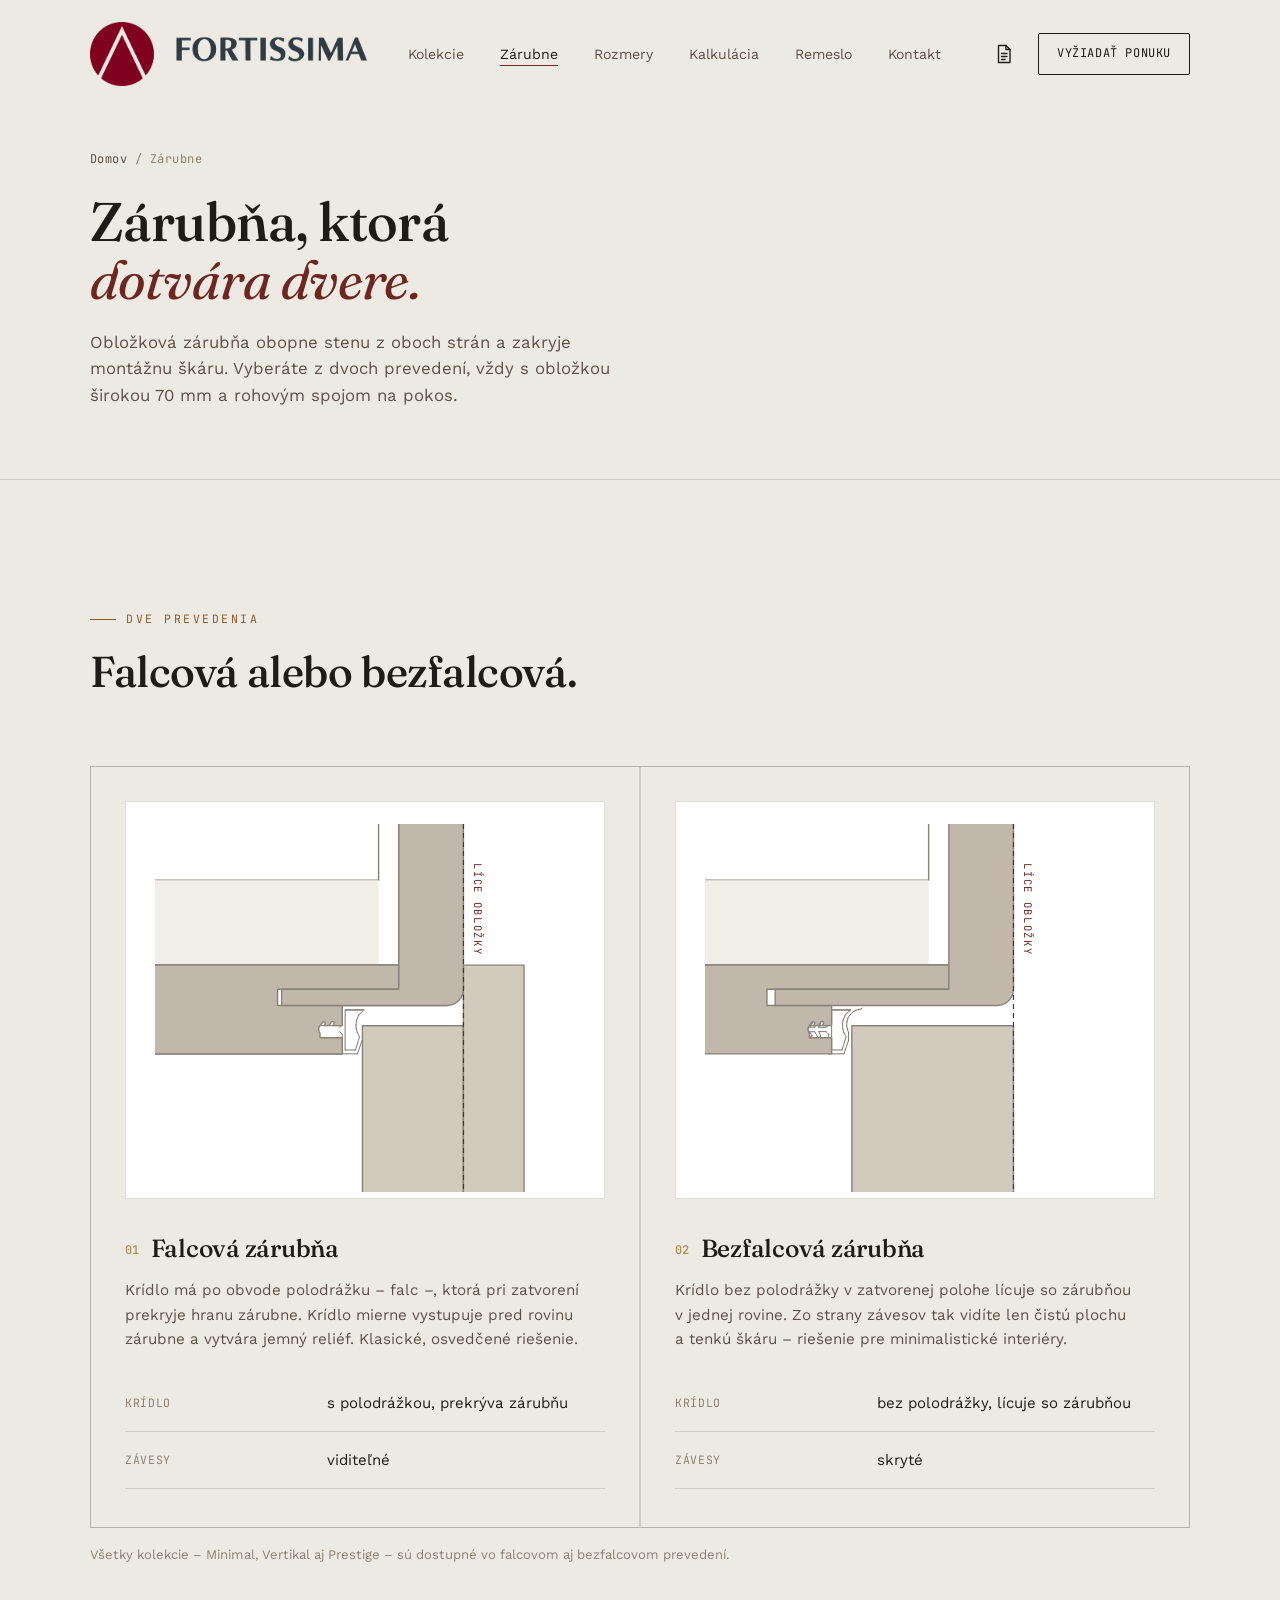
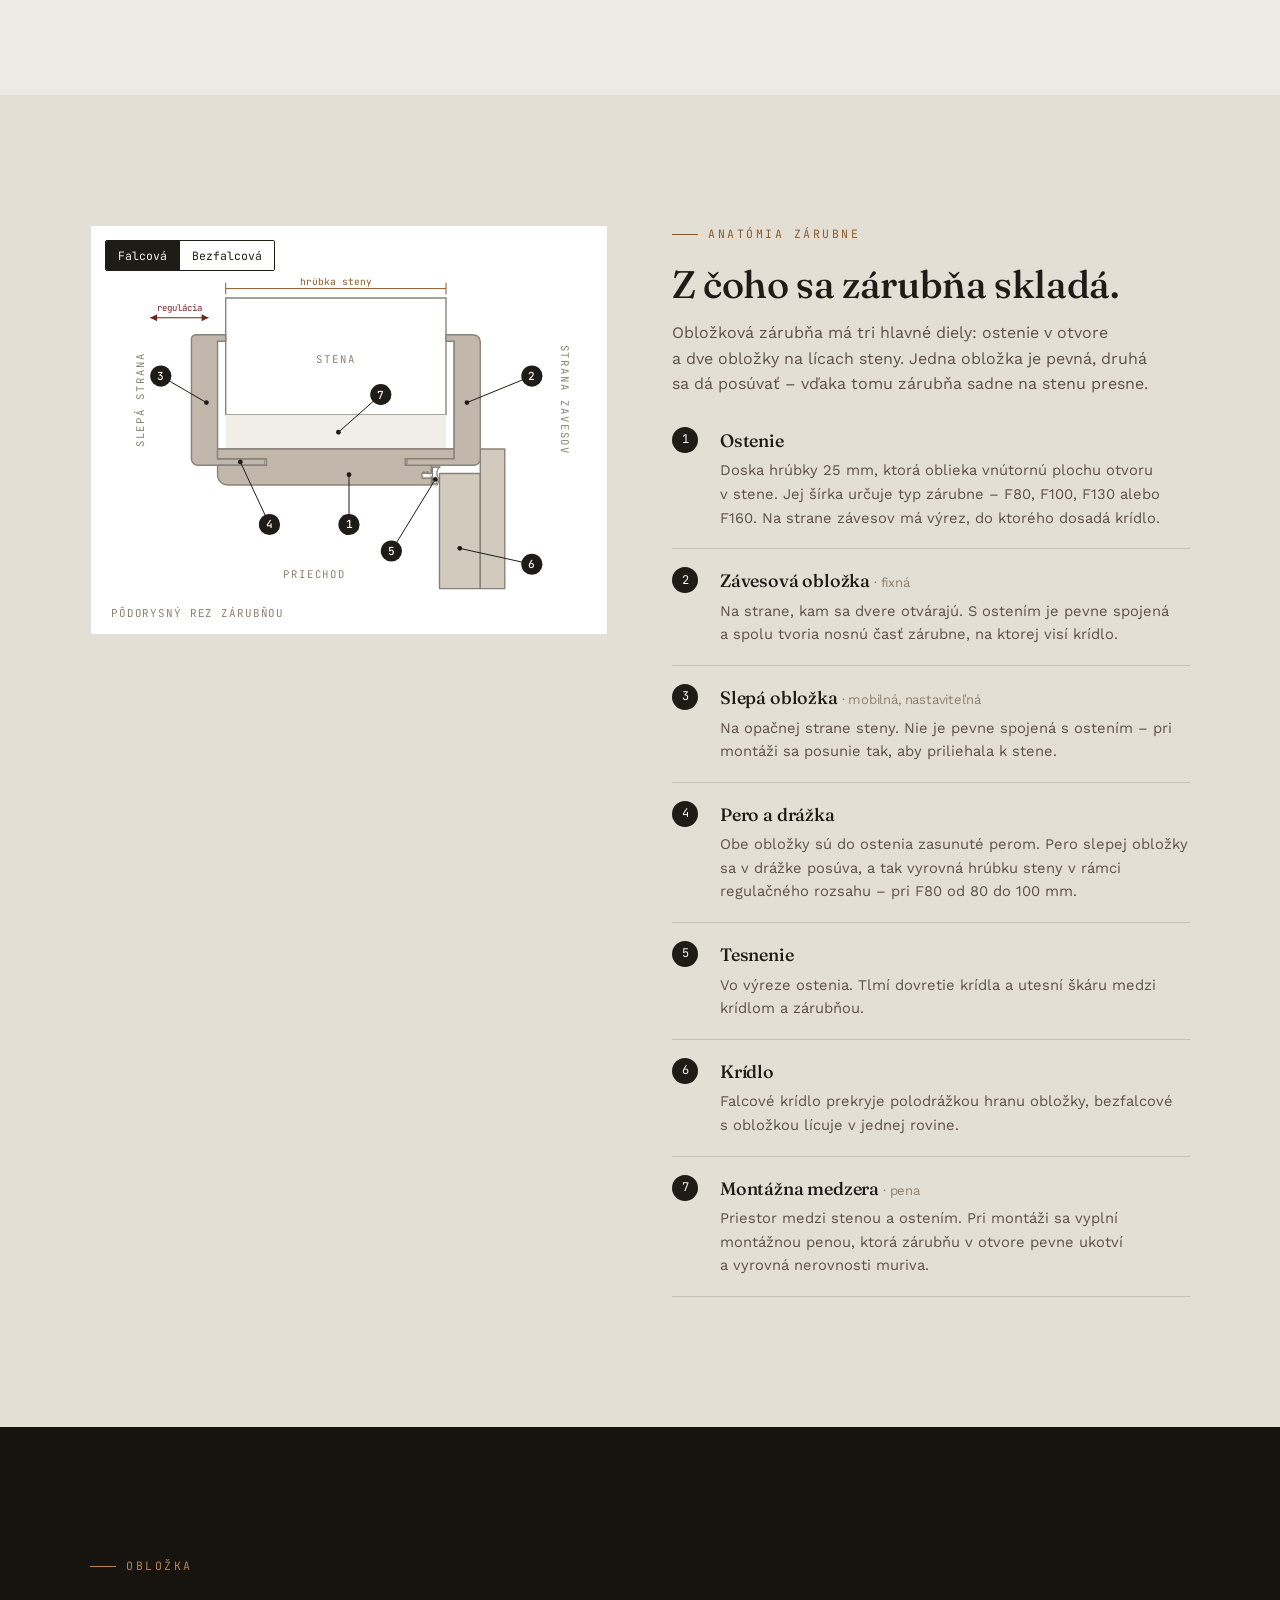
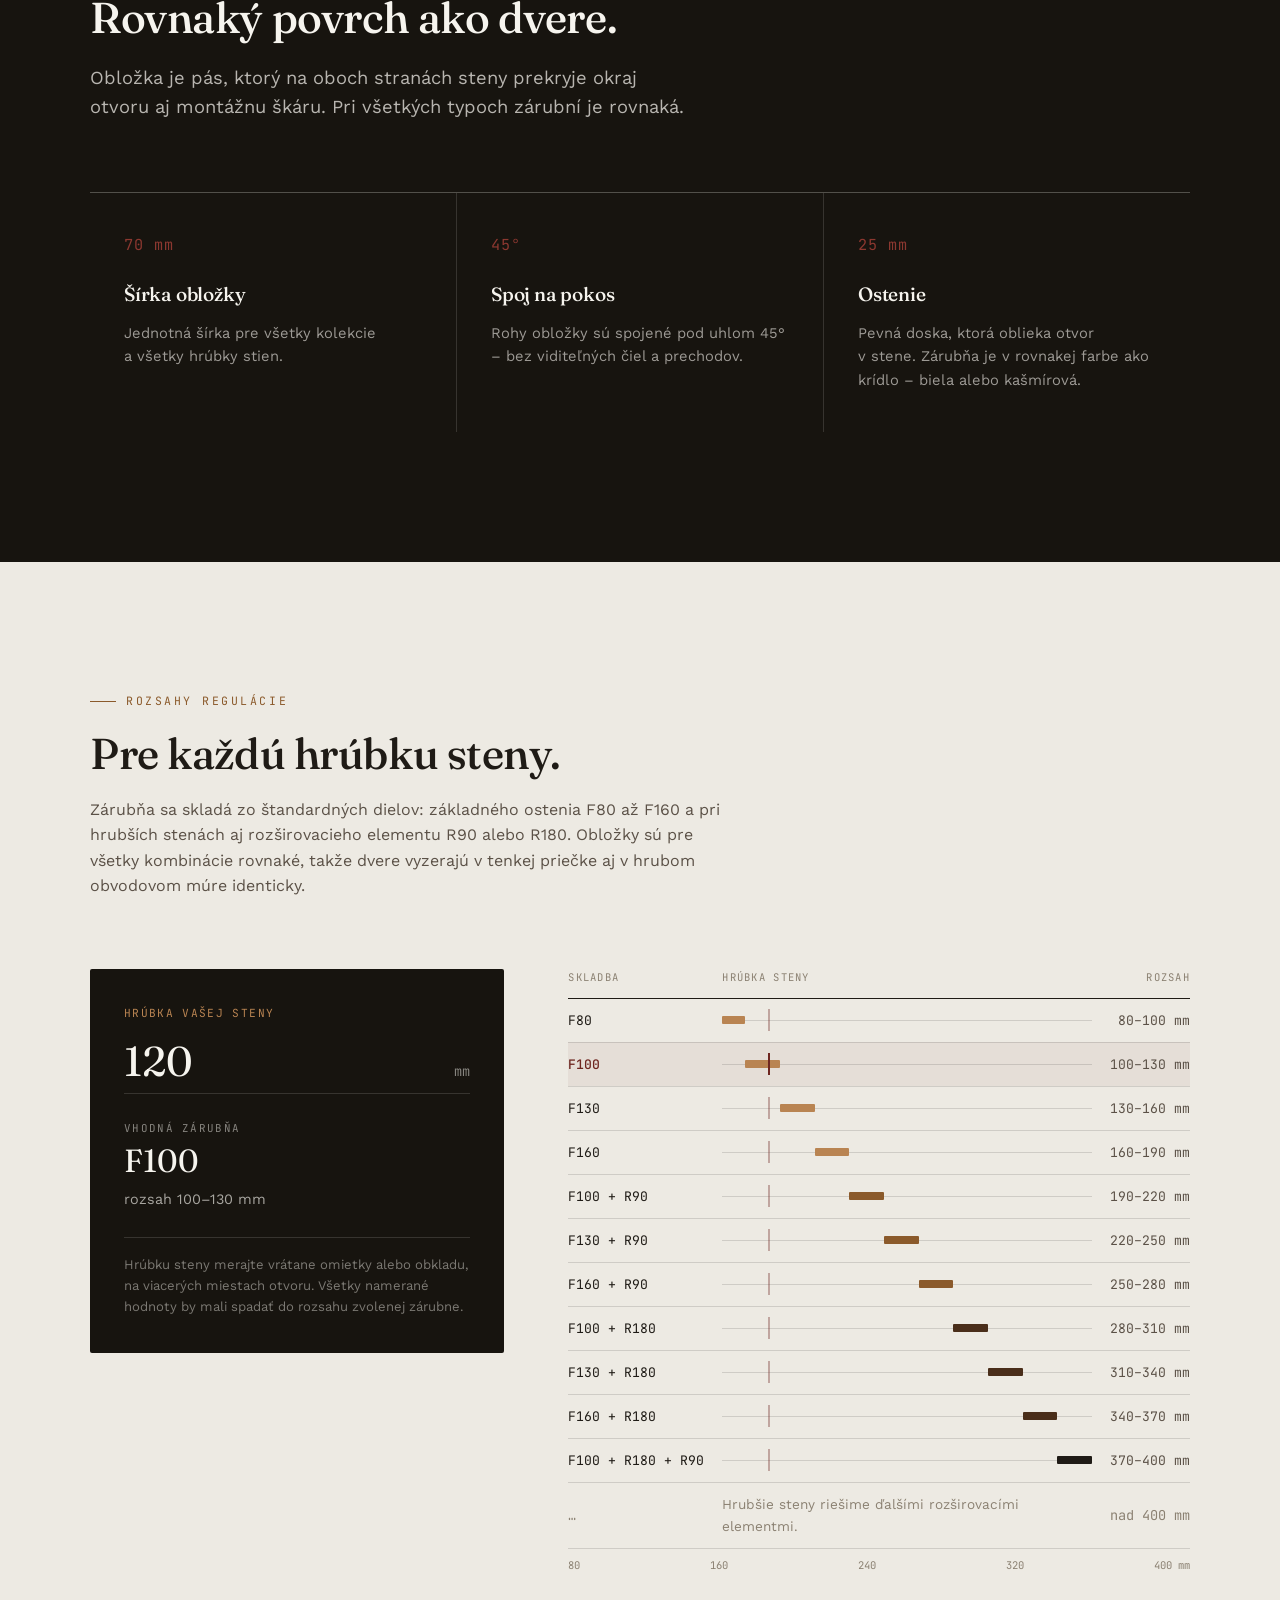
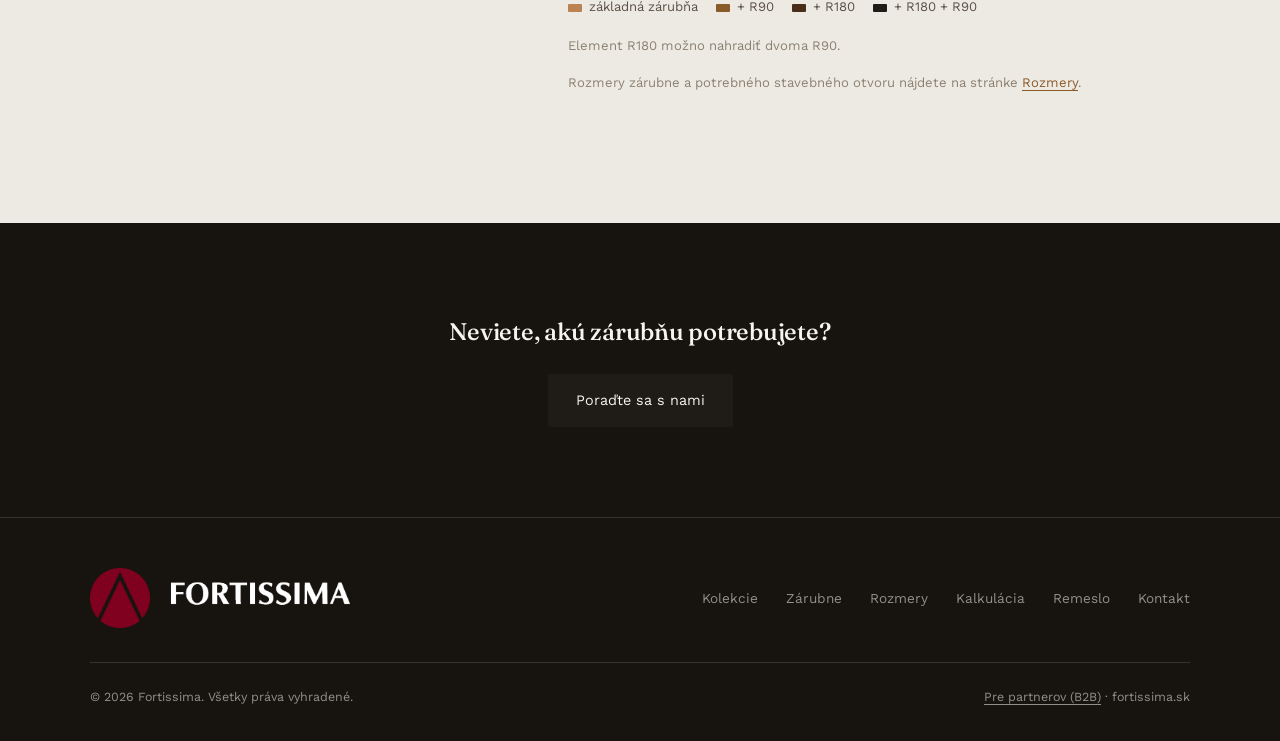
<file: zarubne.html>
<!DOCTYPE html>
<html lang="sk">
<head>
<meta charset="UTF-8">
<meta name="viewport" content="width=device-width, initial-scale=1.0">
<title>Zárubne — Fortissima</title>
<meta name="description" content="Obložkové zárubne Fortissima: falcové a bezfalcové prevedenie, ostenie 25 mm, obložka 70 mm a regulácia pre steny od 80 mm.">
<link rel="preconnect" href="https://fonts.googleapis.com">
<link href="https://fonts.googleapis.com/css2?family=Fraunces:opsz,wght,ital@9..144,300..700,0..1&amp;family=Work+Sans:wght@300;400;500;600&amp;family=JetBrains+Mono:wght@400;500&amp;display=swap" rel="stylesheet">
<link rel="stylesheet" href="style.css?v=089c8f31">
<link rel="icon" type="image/png" sizes="32x32" href="assets/favicon-32.png">
<link rel="icon" type="image/png" sizes="192x192" href="assets/favicon-192.png">
<link rel="apple-touch-icon" href="assets/favicon-192.png">
</head>
<body>
<header id="siteHeader">
  <div class="wrap nav-inner">
    <a href="index.html" class="logo"><img src="assets/logo-header.png" alt="Fortissima" class="logo-img"></a>
    <nav id="siteNav" aria-label="Hlavné menu">
      <ul>
        <li><a href="kolekcie.html">Kolekcie</a></li>
        <li><a href="zarubne.html" class="active">Zárubne</a></li>
        <li><a href="rozmery.html">Rozmery</a></li>
        <li><a href="kalkulacka.html">Kalkulácia</a></li>
        <li><a href="remeslo.html">Remeslo</a></li>
        <li><a href="kontakt.html">Kontakt</a></li>
        <li class="nav-mobile-cta"><a href="kontakt.html">Vyžiadať ponuku</a></li>
      </ul>
    </nav>
    <a href="zostava.html" class="nav-quote" aria-label="Cenová ponuka" title="Cenová ponuka"><svg viewBox="0 0 24 24" aria-hidden="true"><path d="M6.5 3.5h7.5l4 4v13h-11.5z"/><path d="M14 3.5v4h4"/><path d="M9.5 11.5h5.5M9.5 14.5h5.5M9.5 17.5h3.5"/></svg><span class="nav-quote-n" hidden>0</span></a>
    <a href="kontakt.html" class="nav-cta">VYŽIADAŤ PONUKU</a>
    <button type="button" class="nav-toggle" aria-label="Otvoriť menu" aria-expanded="false" aria-controls="siteNav"><span></span><span></span></button>
  </div>
</header>

<section class="page-hero">
  <div class="wrap">
    <div class="breadcrumb mono"><a href="index.html">Domov</a> / Zárubne</div>
    <h1>Zárubňa, ktorá<br><em>dotvára dvere.</em></h1>
    <p class="lead">Obložková zárubňa obopne stenu z&nbsp;oboch strán a&nbsp;zakryje montážnu škáru. Vyberáte z&nbsp;dvoch prevedení, vždy s&nbsp;obložkou širokou 70&nbsp;mm a&nbsp;rohovým spojom na pokos.</p>
  </div>
</section>

<section>
  <div class="wrap">
    <div class="section-head reveal">
      <div class="eyebrow">DVE PREVEDENIA</div>
      <h2>Falcová alebo bezfalcová.</h2>
    </div>
    <div class="type-grid">
      <article class="type-card reveal">
        <div class="rez-frame"><svg viewBox="625.3 360 640 560" class="rez rez2 det rez-falc" role="img" aria-label="Pôdorysný rez falcovou zárubňou">
<rect x="134.88" y="5.6" width="831.14" height="440.03" class="wall"/>
<rect x="134.88" y="445.63" width="831.14" height="129.27999999999997" class="foam" data-part="7"/>
<path d="M941.39 667.47l0 434.37 153.91 0 0 -434.37 -153.91 0z" class="leaf" data-part="6"/>
<path d="M1095.3 587.28l0 502.41 0 7.27 0 4.88 54.32 0c1.46,-0.01 2.93,-0.03 4.43,-0.03 1.5,0 2.96,0.01 4.43,0.03l29.17 0 0 -12.15 0 -502.41 0 -12.16 -92.35 0 0 4.83 0 7.32z" class="leaf" data-part="6"/>
<path d="M906.59 669.82l4.02 -4.21" class="ln-thin"/>
<path d="M910.6 665.62l0 -29.13" class="ln-thin"/>
<path d="M915.03 643.34l0 61.06" class="ln-thin"/>
<path d="M915.03 704.4l15.72 0" class="ln-thin"/>
<path d="M930.75 704.4l6.22 -20.11" class="ln-thin"/>
<path d="M936.97 684.29l-3.47 -6.77" class="ln-thin"/>
<path d="M933.5 677.52l-1.47 -5.3" class="ln-thin"/>
<path d="M932.03 672.22l-0.36 -6.21" class="ln-thin"/>
<path d="M931.67 666.01l0.73 -6.95" class="ln-thin"/>
<path d="M932.4 659.06l3.47 -7.86" class="ln-thin"/>
<path d="M935.87 651.2l5.66 -6.03" class="ln-thin"/>
<path d="M910.6 636.48l50.92 0" class="ln-thin"/>
<path d="M940.68 690.34l-6.95 19.89" class="ln-thin"/>
<path d="M933.73 710.23l-23.13 0" class="ln-thin"/>
<path d="M910.6 710.23l0 -29.62" class="ln-thin"/>
<path d="M910.6 680.6l-4.02 -4.2" class="ln-thin"/>
<path d="M943.55 643.34l-28.52 0 28.52 0z" class="ln-thin"/>
<path d="M818.25 611.86l178.54 0" class="ln-thin"/>
<path d="M996.79 611.86l0 -443.27" class="ln"/>
<path d="M1070.68 636.48l-252.42 0" class="ln"/>
<path d="M104.09 574.91l892.71 0" class="ln"/>
<path d="M996.79 611.84l-184.69 0.02" class="ln-thin"/>
<path d="M812.1 636.48l98.5 0" class="ln-thin"/>
<path d="M910.6 636.48l0 30.78" class="ln-thin"/>
<path d="M910.6 667.26l-33.86 0" class="ln-thin"/>
<path d="M876.74 685.73l33.86 0" class="ln-thin"/>
<path d="M910.6 685.73l0 24.62" class="ln-thin"/>
<path d="M910.6 710.36l-769.57 0" class="ln"/>
<path d="M30.2 636.49l73.88 0 178.54 0 0 -24.63 -178.54 0 0 -36.94 0 -406.33 30.79 0 0 -24.62 -111.28 0.01 -9.41 1.93 -5.91 5.1 -2.69 7.87 0 286.76 0 129.29 0 36.94 0.84 6.37 2.47 5.94 3.91 5.1 5.09 3.91 5.94 2.47 6.37 0.84z" class="part" data-part="3"/>
<path d="M288.79 611.86l0 24.62 -6.16 0 -178.54 0 0 36.94 1.26 9.57 3.69 8.91 5.87 7.65 7.65 5.87 8.91 3.69 9.57 1.26 454.72 0 7.02 0 54.55 0 253.28 0 0 -0.13 0 -24.49 -33.86 0 0 -6.84 -1.42 -1.94 -0.55 -2.93 0 -1.82 0.55 -2.93 1.42 -2.01 4.07 -5.49 1.82 -0.54 2.01 1.1 0.37 1.28 -2 3.66 7.62 0 3.7 -6.21 2.56 0 1.28 1.1 0 1.82 -1.55 3.29 12.4 0 1.57 -1.65 0 -29.13 -92.35 0 -6.15 0 0 -24.62 6.15 0 178.54 0 0 -36.94 -892.71 0 0 36.94 178.54 0 6.16 0z" class="part" data-part="1"/>
<path d="M996.79 168.58l0 406.33 0 36.93 -178.55 0.02 0 24.63 92.36 0 50.91 0 109.16 0 6.37 -0.84 5.94 -2.47 5.09 -3.91 3.91 -5.1 2.47 -5.94 0.83 -6.37 0 -36.74 0 -404.75 -3.79 -13.9 -10.14 -9.65 -18.64 -2.86 -96.71 0 0 24.62 30.77 0z" class="part" data-part="2"/>
<rect x="104.09" y="611.86" width="178.54" height="24.620000000000005" class="hl" data-part="4"/>
<rect x="818.25" y="611.86" width="178.53999999999996" height="24.620000000000005" class="hl" data-part="4"/>
<rect x="905" y="636" width="41" height="76" rx="10" class="hl seal-hl" data-part="5"/>
<line x1="1095.3" y1="360" x2="1095.3" y2="920" class="guide"/>
<text transform="translate(1111.3 420) rotate(90)" class="lbl guide-t">LÍCE OBLOŽKY</text>
</svg></div>
        <h3><span>01</span>Falcová zárubňa</h3>
        <p>Krídlo má po obvode polodrážku – falc –, ktorá pri zatvorení prekryje hranu zárubne. Krídlo mierne vystupuje pred rovinu zárubne a&nbsp;vytvára jemný reliéf. Klasické, osvedčené riešenie.</p>
        <table class="spec-table"><tbody>
          <tr><td>Krídlo</td><td>s&nbsp;polodrážkou, prekrýva zárubňu</td></tr>
          <tr><td>Závesy</td><td>viditeľné</td></tr>
        </tbody></table>
      </article>
      <article class="type-card reveal">
        <div class="rez-frame"><svg viewBox="2610.0 360 640 560" class="rez rez2 det rez-bez" role="img" aria-label="Pôdorysný rez bezfalcovou zárubňou">
<rect x="2119.62" y="5.6" width="831.1400000000003" height="440.03" class="wall"/>
<rect x="2119.62" y="445.63" width="831.1400000000003" height="129.27999999999997" class="foam" data-part="7"/>
<path d="M2762.74 674.02l0 -1.82" class="ln-thin"/>
<path d="M2762.74 672.2l0.55 -2.93" class="ln-thin"/>
<path d="M2763.29 669.27l5.49 -7.49" class="ln-thin"/>
<path d="M2768.77 661.78l1.82 -0.54" class="ln-thin"/>
<path d="M2770.6 661.23l2.01 1.1" class="ln-thin"/>
<path d="M2772.61 662.33l0.37 1.28" class="ln-thin"/>
<path d="M2772.97 663.61l-3.29 6.03" class="ln-thin"/>
<path d="M2769.68 669.64l7.5 0" class="ln-thin"/>
<path d="M2777.18 669.64l5.12 -8.59" class="ln-thin"/>
<path d="M2782.3 661.05l2.56 0" class="ln-thin"/>
<path d="M2784.86 661.05l1.28 1.1" class="ln-thin"/>
<path d="M2786.14 662.14l0 1.82" class="ln-thin"/>
<path d="M2786.14 663.97l-2.74 5.85" class="ln-thin"/>
<path d="M2783.39 669.82l11.16 0" class="ln-thin"/>
<path d="M2794.55 669.82l4.02 -4.21" class="ln-thin"/>
<path d="M2798.57 665.62l0 -29.13" class="ln-thin"/>
<path d="M2802.99 643.34l0 61.06" class="ln-thin"/>
<path d="M2802.99 704.4l15.72 0" class="ln-thin"/>
<path d="M2818.71 704.4l6.22 -20.11" class="ln-thin"/>
<path d="M2824.93 684.29l-3.47 -6.77" class="ln-thin"/>
<path d="M2821.46 677.52l-1.47 -5.3" class="ln-thin"/>
<path d="M2819.99 672.22l-0.36 -6.21" class="ln-thin"/>
<path d="M2819.63 666.01l0.73 -6.95" class="ln-thin"/>
<path d="M2820.36 659.06l3.47 -7.86" class="ln-thin"/>
<path d="M2823.84 651.2l5.66 -6.03" class="ln-thin"/>
<path d="M2829.5 645.17l2.01 -1.82" class="ln-thin"/>
<path d="M2849.39 640.82l-1.79 1.28" class="ln-thin"/>
<path d="M2847.6 642.1l-3.33 0.6" class="ln-thin"/>
<path d="M2844.27 642.7l-4.48 1.05" class="ln-thin"/>
<path d="M2839.79 643.75l-3.84 2.26" class="ln-thin"/>
<path d="M2835.95 646.01l-4.02 3.93" class="ln-thin"/>
<path d="M2831.93 649.94l-3.66 4.75" class="ln-thin"/>
<path d="M2828.28 654.69l-2.01 6.58" class="ln-thin"/>
<path d="M2826.27 661.28l-0.37 6.39" class="ln-thin"/>
<path d="M2825.89 667.67l1.1 5.12" class="ln-thin"/>
<path d="M2826.99 672.79l1.65 4.57" class="ln-thin"/>
<path d="M2828.64 677.36l0 12.98" class="ln-thin"/>
<path d="M2828.64 690.34l-6.95 19.89" class="ln-thin"/>
<path d="M2821.69 710.23l-23.13 0" class="ln-thin"/>
<path d="M2798.57 710.23l0 -29.62" class="ln-thin"/>
<path d="M2798.57 680.6l-4.02 -4.2" class="ln-thin"/>
<path d="M2794.55 676.4l-11.16 0" class="ln-thin"/>
<path d="M2783.39 676.4l2.74 5.85" class="ln-thin"/>
<path d="M2786.14 682.25l0 1.83" class="ln-thin"/>
<path d="M2786.14 684.08l-1.28 1.09" class="ln-thin"/>
<path d="M2784.86 685.17l-2.56 0" class="ln-thin"/>
<path d="M2782.3 685.17l-5.12 -8.58" class="ln-thin"/>
<path d="M2777.18 676.59l-7.5 0" class="ln-thin"/>
<path d="M2769.68 676.59l3.29 6.03" class="ln-thin"/>
<path d="M2772.97 682.62l-0.37 1.28" class="ln-thin"/>
<path d="M2772.61 683.9l-2.01 1.1" class="ln-thin"/>
<path d="M2770.6 684.99l-1.82 -0.54" class="ln-thin"/>
<path d="M2768.77 684.45l-5.49 -7.5" class="ln-thin"/>
<path d="M2763.29 676.95l-0.55 -2.93" class="ln-thin"/>
<path d="M2831.51 643.34l-28.52 0 28.52 0z" class="ln-thin"/>
<path d="M2088.83 574.91l892.71 0" class="ln"/>
<path d="M2798.57 636.48l0 30.78" class="ln-thin"/>
<path d="M2798.57 667.26l-33.86 0" class="ln-thin"/>
<path d="M2764.71 667.26l0 18.47" class="ln-thin"/>
<path d="M2764.71 685.73l33.86 0" class="ln-thin"/>
<path d="M2798.57 685.73l0 24.62" class="ln-thin"/>
<path d="M2125.77 710.36l-9.56 -1.26" class="ln"/>
<path d="M2116.21 709.1l-8.91 -3.69" class="ln"/>
<path d="M2107.3 705.41l-7.65 -5.87" class="ln"/>
<path d="M2099.65 699.54l-5.87 -7.65" class="ln"/>
<path d="M2093.78 691.89l-3.69 -8.91" class="ln"/>
<path d="M2090.08 682.99l-1.25 -9.57" class="ln"/>
<path d="M2187.33 710.36l54.55 0" class="ln"/>
<path d="M3080.04 667.47l-153.92 0" class="ln"/>
<path d="M2014.94 636.49l73.88 0 178.54 0 0 -24.63 -178.54 0 0 -36.94 0 -406.33 30.79 0 0 -24.62 -111.28 0.01 -9.41 1.93 -5.91 5.1 -2.69 7.87 0 286.76 0 129.29 0 36.94 0.84 6.37 2.47 5.94 3.91 5.1 5.1 3.91 5.94 2.47 6.37 0.84z" class="part" data-part="3"/>
<path d="M2273.53 611.86l0 24.63 -6.16 0 -178.54 0 0 36.93 1.25 9.56 3.69 8.92 5.87 7.65 7.67 5.87 8.9 3.69 9.55 1.25 558.98 0 7.03 0 54.55 0 56.67 0 0 -0.12 0 -24.5 -33.87 0 0 -6.84 -1.43 -1.95 -0.54 -2.93 0 -1.82 0.54 -2.93 1.43 -2.01 4.07 -5.49 1.82 -0.54 2.01 1.1 0.37 1.28 -2.01 3.65 7.62 0 3.71 -6.21 2.55 0 1.29 1.09 0 1.84 -1.55 3.29 12.4 0 1.59 -1.64 0 -29.13 -92.36 0 -6.16 0 0 -24.63 6.16 0 270.9 0 0 -36.94 -892.71 0 0 36.94 178.54 0 6.16 0z" class="part" data-part="1"/>
<path d="M2981.54 168.58l0 406.33 0 36.93 -264.56 0.02 0 24.63 178.38 0 50.91 0 109.16 0 6.37 -0.84 5.94 -2.47 5.1 -3.91 3.91 -5.1 2.47 -5.94 0.83 -6.37 0 -36.74 0 -404.75 -3.8 -13.9 -10.13 -9.65 -18.64 -2.86 -96.71 0 0 24.62 30.77 0z" class="part" data-part="2"/>
<path d="M2833.77 667.47l0 434.37 246.27 0 0 -434.37 -246.27 0z" class="leaf" data-part="6"/>
<rect x="2088.83" y="611.86" width="178.53999999999996" height="24.620000000000005" class="hl" data-part="4"/>
<rect x="2716.98" y="611.86" width="264.55999999999995" height="24.620000000000005" class="hl" data-part="4"/>
<rect x="2760" y="636" width="92" height="76" rx="10" class="hl seal-hl" data-part="5"/>
<line x1="3080.04" y1="360" x2="3080.04" y2="920" class="guide"/>
<text transform="translate(3096.04 420) rotate(90)" class="lbl guide-t">LÍCE OBLOŽKY</text>
</svg></div>
        <h3><span>02</span>Bezfalcová zárubňa</h3>
        <p>Krídlo bez polodrážky v&nbsp;zatvorenej polohe lícuje so zárubňou v&nbsp;jednej rovine. Zo strany závesov tak vidíte len čistú plochu a&nbsp;tenkú škáru – riešenie pre minimalistické interiéry.</p>
        <table class="spec-table"><tbody>
          <tr><td>Krídlo</td><td>bez polodrážky, lícuje so zárubňou</td></tr>
          <tr><td>Závesy</td><td>skryté</td></tr>
        </tbody></table>
      </article>
    </div>
    <p class="small-note">Všetky kolekcie – Minimal, Vertikal aj Prestige – sú dostupné vo falcovom aj bezfalcovom prevedení.</p>
  </div>
</section>

<section class="band-warm" id="anatomia">
  <div class="wrap anatomy">
    <figure class="anatomy-figure reveal">
      <div class="seg" role="group" aria-label="Prevedenie zárubne" id="anatToggle">
        <button type="button" data-v="falc" aria-pressed="true">Falcová</button><button type="button" data-v="bez" aria-pressed="false">Bezfalcová</button>
      </div>
      <div data-anat="falc"><svg viewBox="-230.0 -70 1660 1200" class="rez rez2 rez-falc" role="img" aria-label="Pôdorysný rez falcovou zárubňou">
<rect x="134.88" y="5.6" width="831.14" height="440.03" class="wall"/>
<rect x="134.88" y="445.63" width="831.14" height="129.27999999999997" class="foam" data-part="7"/>
<path d="M941.39 667.47l0 434.37 153.91 0 0 -434.37 -153.91 0z" class="leaf" data-part="6"/>
<path d="M1095.3 587.28l0 502.41 0 7.27 0 4.88 54.32 0c1.46,-0.01 2.93,-0.03 4.43,-0.03 1.5,0 2.96,0.01 4.43,0.03l29.17 0 0 -12.15 0 -502.41 0 -12.16 -92.35 0 0 4.83 0 7.32z" class="leaf" data-part="6"/>
<path d="M906.59 669.82l4.02 -4.21" class="ln-thin"/>
<path d="M910.6 665.62l0 -29.13" class="ln-thin"/>
<path d="M915.03 643.34l0 61.06" class="ln-thin"/>
<path d="M915.03 704.4l15.72 0" class="ln-thin"/>
<path d="M930.75 704.4l6.22 -20.11" class="ln-thin"/>
<path d="M936.97 684.29l-3.47 -6.77" class="ln-thin"/>
<path d="M933.5 677.52l-1.47 -5.3" class="ln-thin"/>
<path d="M932.03 672.22l-0.36 -6.21" class="ln-thin"/>
<path d="M931.67 666.01l0.73 -6.95" class="ln-thin"/>
<path d="M932.4 659.06l3.47 -7.86" class="ln-thin"/>
<path d="M935.87 651.2l5.66 -6.03" class="ln-thin"/>
<path d="M910.6 636.48l50.92 0" class="ln-thin"/>
<path d="M940.68 690.34l-6.95 19.89" class="ln-thin"/>
<path d="M933.73 710.23l-23.13 0" class="ln-thin"/>
<path d="M910.6 710.23l0 -29.62" class="ln-thin"/>
<path d="M910.6 680.6l-4.02 -4.2" class="ln-thin"/>
<path d="M943.55 643.34l-28.52 0 28.52 0z" class="ln-thin"/>
<path d="M818.25 611.86l178.54 0" class="ln-thin"/>
<path d="M996.79 611.86l0 -443.27" class="ln"/>
<path d="M1070.68 636.48l-252.42 0" class="ln"/>
<path d="M104.09 574.91l892.71 0" class="ln"/>
<path d="M996.79 611.84l-184.69 0.02" class="ln-thin"/>
<path d="M812.1 636.48l98.5 0" class="ln-thin"/>
<path d="M910.6 636.48l0 30.78" class="ln-thin"/>
<path d="M910.6 667.26l-33.86 0" class="ln-thin"/>
<path d="M876.74 685.73l33.86 0" class="ln-thin"/>
<path d="M910.6 685.73l0 24.62" class="ln-thin"/>
<path d="M910.6 710.36l-769.57 0" class="ln"/>
<path d="M30.2 636.49l73.88 0 178.54 0 0 -24.63 -178.54 0 0 -36.94 0 -406.33 30.79 0 0 -24.62 -111.28 0.01 -9.41 1.93 -5.91 5.1 -2.69 7.87 0 286.76 0 129.29 0 36.94 0.84 6.37 2.47 5.94 3.91 5.1 5.09 3.91 5.94 2.47 6.37 0.84z" class="part" data-part="3"/>
<path d="M288.79 611.86l0 24.62 -6.16 0 -178.54 0 0 36.94 1.26 9.57 3.69 8.91 5.87 7.65 7.65 5.87 8.91 3.69 9.57 1.26 454.72 0 7.02 0 54.55 0 253.28 0 0 -0.13 0 -24.49 -33.86 0 0 -6.84 -1.42 -1.94 -0.55 -2.93 0 -1.82 0.55 -2.93 1.42 -2.01 4.07 -5.49 1.82 -0.54 2.01 1.1 0.37 1.28 -2 3.66 7.62 0 3.7 -6.21 2.56 0 1.28 1.1 0 1.82 -1.55 3.29 12.4 0 1.57 -1.65 0 -29.13 -92.35 0 -6.15 0 0 -24.62 6.15 0 178.54 0 0 -36.94 -892.71 0 0 36.94 178.54 0 6.16 0z" class="part" data-part="1"/>
<path d="M996.79 168.58l0 406.33 0 36.93 -178.55 0.02 0 24.63 92.36 0 50.91 0 109.16 0 6.37 -0.84 5.94 -2.47 5.09 -3.91 3.91 -5.1 2.47 -5.94 0.83 -6.37 0 -36.74 0 -404.75 -3.79 -13.9 -10.14 -9.65 -18.64 -2.86 -96.71 0 0 24.62 30.77 0z" class="part" data-part="2"/>
<rect x="104.09" y="611.86" width="178.54" height="24.620000000000005" class="hl" data-part="4"/>
<rect x="818.25" y="611.86" width="178.53999999999996" height="24.620000000000005" class="hl" data-part="4"/>
<rect x="905" y="636" width="41" height="76" rx="10" class="hl seal-hl" data-part="5"/>
<text x="550.45" y="250" class="lbl">STENA</text>
<text x="470" y="1060" class="lbl">PRIECHOD</text>
<text transform="translate(-175 390) rotate(-90)" class="lbl">SLEPÁ STRANA</text>
<text transform="translate(1400 390) rotate(90)" class="lbl">STRANA ZÁVESOV</text>
<g class="dim"><line x1="134.88" y1="-30" x2="966.02" y2="-30"/><line x1="134.88" y1="-52" x2="134.88" y2="-8"/><line x1="966.02" y1="-52" x2="966.02" y2="-8"/><text x="550.45" y="-44">hrúbka steny</text></g>
<g class="reg"><line x1="-150" y1="80" x2="70" y2="80"/><path d="M -150 80 l 26 -13 v 26 Z M 70 80 l -26 -13 v 26 Z"/><text x="-40" y="56">regulácia</text></g>
<g class="co" data-co="1"><line x1="600" y1="672" x2="600" y2="860"/><circle cx="600" cy="672" r="9" class="co-dot"/><circle cx="600" cy="860" r="40"/><text x="600" y="875" text-anchor="middle">1</text></g>
<g class="co" data-co="2"><line x1="1045" y1="400" x2="1290" y2="300"/><circle cx="1045" cy="400" r="9" class="co-dot"/><circle cx="1290" cy="300" r="40"/><text x="1290" y="315" text-anchor="middle">2</text></g>
<g class="co" data-co="3"><line x1="62" y1="400" x2="-110" y2="300"/><circle cx="62" cy="400" r="9" class="co-dot"/><circle cx="-110" cy="300" r="40"/><text x="-110" y="315" text-anchor="middle">3</text></g>
<g class="co" data-co="4"><line x1="190" y1="624" x2="300" y2="860"/><circle cx="190" cy="624" r="9" class="co-dot"/><circle cx="300" cy="860" r="40"/><text x="300" y="875" text-anchor="middle">4</text></g>
<g class="co" data-co="5"><line x1="925.5" y1="690" x2="760" y2="960"/><circle cx="925.5" cy="690" r="9" class="co-dot"/><circle cx="760" cy="960" r="40"/><text x="760" y="975" text-anchor="middle">5</text></g>
<g class="co" data-co="6"><line x1="1018" y1="950" x2="1290" y2="1010"/><circle cx="1018" cy="950" r="9" class="co-dot"/><circle cx="1290" cy="1010" r="40"/><text x="1290" y="1025" text-anchor="middle">6</text></g>
<g class="co" data-co="7"><line x1="560" y1="512" x2="720" y2="370"/><circle cx="560" cy="512" r="9" class="co-dot"/><circle cx="720" cy="370" r="40"/><text x="720" y="385" text-anchor="middle">7</text></g>
</svg></div>
      <div data-anat="bez" hidden><svg viewBox="1754.7 -70 1660 1200" class="rez rez2 rez-bez" role="img" aria-label="Pôdorysný rez bezfalcovou zárubňou">
<rect x="2119.62" y="5.6" width="831.1400000000003" height="440.03" class="wall"/>
<rect x="2119.62" y="445.63" width="831.1400000000003" height="129.27999999999997" class="foam" data-part="7"/>
<path d="M2762.74 674.02l0 -1.82" class="ln-thin"/>
<path d="M2762.74 672.2l0.55 -2.93" class="ln-thin"/>
<path d="M2763.29 669.27l5.49 -7.49" class="ln-thin"/>
<path d="M2768.77 661.78l1.82 -0.54" class="ln-thin"/>
<path d="M2770.6 661.23l2.01 1.1" class="ln-thin"/>
<path d="M2772.61 662.33l0.37 1.28" class="ln-thin"/>
<path d="M2772.97 663.61l-3.29 6.03" class="ln-thin"/>
<path d="M2769.68 669.64l7.5 0" class="ln-thin"/>
<path d="M2777.18 669.64l5.12 -8.59" class="ln-thin"/>
<path d="M2782.3 661.05l2.56 0" class="ln-thin"/>
<path d="M2784.86 661.05l1.28 1.1" class="ln-thin"/>
<path d="M2786.14 662.14l0 1.82" class="ln-thin"/>
<path d="M2786.14 663.97l-2.74 5.85" class="ln-thin"/>
<path d="M2783.39 669.82l11.16 0" class="ln-thin"/>
<path d="M2794.55 669.82l4.02 -4.21" class="ln-thin"/>
<path d="M2798.57 665.62l0 -29.13" class="ln-thin"/>
<path d="M2802.99 643.34l0 61.06" class="ln-thin"/>
<path d="M2802.99 704.4l15.72 0" class="ln-thin"/>
<path d="M2818.71 704.4l6.22 -20.11" class="ln-thin"/>
<path d="M2824.93 684.29l-3.47 -6.77" class="ln-thin"/>
<path d="M2821.46 677.52l-1.47 -5.3" class="ln-thin"/>
<path d="M2819.99 672.22l-0.36 -6.21" class="ln-thin"/>
<path d="M2819.63 666.01l0.73 -6.95" class="ln-thin"/>
<path d="M2820.36 659.06l3.47 -7.86" class="ln-thin"/>
<path d="M2823.84 651.2l5.66 -6.03" class="ln-thin"/>
<path d="M2829.5 645.17l2.01 -1.82" class="ln-thin"/>
<path d="M2849.39 640.82l-1.79 1.28" class="ln-thin"/>
<path d="M2847.6 642.1l-3.33 0.6" class="ln-thin"/>
<path d="M2844.27 642.7l-4.48 1.05" class="ln-thin"/>
<path d="M2839.79 643.75l-3.84 2.26" class="ln-thin"/>
<path d="M2835.95 646.01l-4.02 3.93" class="ln-thin"/>
<path d="M2831.93 649.94l-3.66 4.75" class="ln-thin"/>
<path d="M2828.28 654.69l-2.01 6.58" class="ln-thin"/>
<path d="M2826.27 661.28l-0.37 6.39" class="ln-thin"/>
<path d="M2825.89 667.67l1.1 5.12" class="ln-thin"/>
<path d="M2826.99 672.79l1.65 4.57" class="ln-thin"/>
<path d="M2828.64 677.36l0 12.98" class="ln-thin"/>
<path d="M2828.64 690.34l-6.95 19.89" class="ln-thin"/>
<path d="M2821.69 710.23l-23.13 0" class="ln-thin"/>
<path d="M2798.57 710.23l0 -29.62" class="ln-thin"/>
<path d="M2798.57 680.6l-4.02 -4.2" class="ln-thin"/>
<path d="M2794.55 676.4l-11.16 0" class="ln-thin"/>
<path d="M2783.39 676.4l2.74 5.85" class="ln-thin"/>
<path d="M2786.14 682.25l0 1.83" class="ln-thin"/>
<path d="M2786.14 684.08l-1.28 1.09" class="ln-thin"/>
<path d="M2784.86 685.17l-2.56 0" class="ln-thin"/>
<path d="M2782.3 685.17l-5.12 -8.58" class="ln-thin"/>
<path d="M2777.18 676.59l-7.5 0" class="ln-thin"/>
<path d="M2769.68 676.59l3.29 6.03" class="ln-thin"/>
<path d="M2772.97 682.62l-0.37 1.28" class="ln-thin"/>
<path d="M2772.61 683.9l-2.01 1.1" class="ln-thin"/>
<path d="M2770.6 684.99l-1.82 -0.54" class="ln-thin"/>
<path d="M2768.77 684.45l-5.49 -7.5" class="ln-thin"/>
<path d="M2763.29 676.95l-0.55 -2.93" class="ln-thin"/>
<path d="M2831.51 643.34l-28.52 0 28.52 0z" class="ln-thin"/>
<path d="M2088.83 574.91l892.71 0" class="ln"/>
<path d="M2798.57 636.48l0 30.78" class="ln-thin"/>
<path d="M2798.57 667.26l-33.86 0" class="ln-thin"/>
<path d="M2764.71 667.26l0 18.47" class="ln-thin"/>
<path d="M2764.71 685.73l33.86 0" class="ln-thin"/>
<path d="M2798.57 685.73l0 24.62" class="ln-thin"/>
<path d="M2125.77 710.36l-9.56 -1.26" class="ln"/>
<path d="M2116.21 709.1l-8.91 -3.69" class="ln"/>
<path d="M2107.3 705.41l-7.65 -5.87" class="ln"/>
<path d="M2099.65 699.54l-5.87 -7.65" class="ln"/>
<path d="M2093.78 691.89l-3.69 -8.91" class="ln"/>
<path d="M2090.08 682.99l-1.25 -9.57" class="ln"/>
<path d="M2187.33 710.36l54.55 0" class="ln"/>
<path d="M3080.04 667.47l-153.92 0" class="ln"/>
<path d="M2014.94 636.49l73.88 0 178.54 0 0 -24.63 -178.54 0 0 -36.94 0 -406.33 30.79 0 0 -24.62 -111.28 0.01 -9.41 1.93 -5.91 5.1 -2.69 7.87 0 286.76 0 129.29 0 36.94 0.84 6.37 2.47 5.94 3.91 5.1 5.1 3.91 5.94 2.47 6.37 0.84z" class="part" data-part="3"/>
<path d="M2273.53 611.86l0 24.63 -6.16 0 -178.54 0 0 36.93 1.25 9.56 3.69 8.92 5.87 7.65 7.67 5.87 8.9 3.69 9.55 1.25 558.98 0 7.03 0 54.55 0 56.67 0 0 -0.12 0 -24.5 -33.87 0 0 -6.84 -1.43 -1.95 -0.54 -2.93 0 -1.82 0.54 -2.93 1.43 -2.01 4.07 -5.49 1.82 -0.54 2.01 1.1 0.37 1.28 -2.01 3.65 7.62 0 3.71 -6.21 2.55 0 1.29 1.09 0 1.84 -1.55 3.29 12.4 0 1.59 -1.64 0 -29.13 -92.36 0 -6.16 0 0 -24.63 6.16 0 270.9 0 0 -36.94 -892.71 0 0 36.94 178.54 0 6.16 0z" class="part" data-part="1"/>
<path d="M2981.54 168.58l0 406.33 0 36.93 -264.56 0.02 0 24.63 178.38 0 50.91 0 109.16 0 6.37 -0.84 5.94 -2.47 5.1 -3.91 3.91 -5.1 2.47 -5.94 0.83 -6.37 0 -36.74 0 -404.75 -3.8 -13.9 -10.13 -9.65 -18.64 -2.86 -96.71 0 0 24.62 30.77 0z" class="part" data-part="2"/>
<path d="M2833.77 667.47l0 434.37 246.27 0 0 -434.37 -246.27 0z" class="leaf" data-part="6"/>
<rect x="2088.83" y="611.86" width="178.53999999999996" height="24.620000000000005" class="hl" data-part="4"/>
<rect x="2716.98" y="611.86" width="264.55999999999995" height="24.620000000000005" class="hl" data-part="4"/>
<rect x="2760" y="636" width="92" height="76" rx="10" class="hl seal-hl" data-part="5"/>
<text x="2535.19" y="250" class="lbl">STENA</text>
<text x="2454.74" y="1060" class="lbl">PRIECHOD</text>
<text transform="translate(1809.74 390) rotate(-90)" class="lbl">SLEPÁ STRANA</text>
<text transform="translate(3384.74 390) rotate(90)" class="lbl">STRANA ZÁVESOV</text>
<g class="dim"><line x1="2119.62" y1="-30" x2="2950.76" y2="-30"/><line x1="2119.62" y1="-52" x2="2119.62" y2="-8"/><line x1="2950.76" y1="-52" x2="2950.76" y2="-8"/><text x="2535.19" y="-44">hrúbka steny</text></g>
<g class="reg"><line x1="1834.74" y1="80" x2="2054.74" y2="80"/><path d="M 1834.74 80 l 26 -13 v 26 Z M 2054.74 80 l -26 -13 v 26 Z"/><text x="1944.74" y="56">regulácia</text></g>
<g class="co" data-co="1"><line x1="2584.74" y1="672" x2="2584.74" y2="860"/><circle cx="2584.74" cy="672" r="9" class="co-dot"/><circle cx="2584.74" cy="860" r="40"/><text x="2584.74" y="875" text-anchor="middle">1</text></g>
<g class="co" data-co="2"><line x1="3030" y1="400" x2="3274.74" y2="300"/><circle cx="3030" cy="400" r="9" class="co-dot"/><circle cx="3274.74" cy="300" r="40"/><text x="3274.74" y="315" text-anchor="middle">2</text></g>
<g class="co" data-co="3"><line x1="2046.74" y1="400" x2="1874.74" y2="300"/><circle cx="2046.74" cy="400" r="9" class="co-dot"/><circle cx="1874.74" cy="300" r="40"/><text x="1874.74" y="315" text-anchor="middle">3</text></g>
<g class="co" data-co="4"><line x1="2174.74" y1="624" x2="2284.74" y2="860"/><circle cx="2174.74" cy="624" r="9" class="co-dot"/><circle cx="2284.74" cy="860" r="40"/><text x="2284.74" y="875" text-anchor="middle">4</text></g>
<g class="co" data-co="5"><line x1="2806.0" y1="690" x2="2744.74" y2="960"/><circle cx="2806.0" cy="690" r="9" class="co-dot"/><circle cx="2744.74" cy="960" r="40"/><text x="2744.74" y="975" text-anchor="middle">5</text></g>
<g class="co" data-co="6"><line x1="2957" y1="950" x2="3274.74" y2="1010"/><circle cx="2957" cy="950" r="9" class="co-dot"/><circle cx="3274.74" cy="1010" r="40"/><text x="3274.74" y="1025" text-anchor="middle">6</text></g>
<g class="co" data-co="7"><line x1="2544.74" y1="512" x2="2704.74" y2="370"/><circle cx="2544.74" cy="512" r="9" class="co-dot"/><circle cx="2704.74" cy="370" r="40"/><text x="2704.74" y="385" text-anchor="middle">7</text></g>
</svg></div>
      <div class="anat-info">
        <div class="anat-chips" role="group" aria-label="Diely zárubne">
          <button type="button" data-co="1" aria-label="Ostenie">1</button><button type="button" data-co="2" aria-label="Závesová obložka">2</button><button type="button" data-co="3" aria-label="Slepá obložka">3</button><button type="button" data-co="4" aria-label="Pero a drážka">4</button><button type="button" data-co="5" aria-label="Tesnenie">5</button><button type="button" data-co="6" aria-label="Krídlo">6</button><button type="button" data-co="7" aria-label="Montážna medzera">7</button>
        </div>
        <div class="anat-text" aria-live="polite"><p class="anat-hint">Ťuknite na diel v&nbsp;nákrese alebo na číslo.</p></div>
      </div>
      <figcaption>PÔDORYSNÝ REZ ZÁRUBŇOU</figcaption>
    </figure>
    <div class="reveal">
      <div class="eyebrow">ANATÓMIA ZÁRUBNE</div>
      <h2 style="font-size:clamp(1.8rem,3vw,2.4rem); line-height:1.15; margin-bottom:14px;">Z čoho sa zárubňa skladá.</h2>
      <p style="color:var(--ink-soft); margin-bottom:30px; max-width:480px;">Obložková zárubňa má tri hlavné diely: ostenie v&nbsp;otvore a&nbsp;dve obložky na lícach steny. Jedna obložka je pevná, druhá sa dá posúvať – vďaka tomu zárubňa sadne na stenu presne.</p>
      <ol class="anatomy-list">
        <li data-co="1"><span class="n">1</span><div><h3>Ostenie</h3><p>Doska hrúbky 25&nbsp;mm, ktorá oblieka vnútornú plochu otvoru v&nbsp;stene. Jej šírka určuje typ zárubne – F80, F100, F130 alebo F160. Na strane závesov má výrez, do ktorého dosadá krídlo.</p></div></li>
        <li data-co="2"><span class="n">2</span><div><h3>Závesová obložka <small>· fixná</small></h3><p>Na strane, kam sa dvere otvárajú. S&nbsp;ostením je pevne spojená a&nbsp;spolu tvoria nosnú časť zárubne, na ktorej visí krídlo.</p></div></li>
        <li data-co="3"><span class="n">3</span><div><h3>Slepá obložka <small>· mobilná, nastaviteľná</small></h3><p>Na opačnej strane steny. Nie je pevne spojená s&nbsp;ostením – pri montáži sa posunie tak, aby priliehala k&nbsp;stene.</p></div></li>
        <li data-co="4"><span class="n">4</span><div><h3>Pero a&nbsp;drážka</h3><p>Obe obložky sú do ostenia zasunuté perom. Pero slepej obložky sa v&nbsp;drážke posúva, a&nbsp;tak vyrovná hrúbku steny v&nbsp;rámci regulačného rozsahu – pri F80 od 80 do 100&nbsp;mm.</p></div></li>
        <li data-co="5"><span class="n">5</span><div><h3>Tesnenie</h3><p>Vo výreze ostenia. Tlmí dovretie krídla a&nbsp;utesní škáru medzi krídlom a&nbsp;zárubňou.</p></div></li>
        <li data-co="6"><span class="n">6</span><div><h3>Krídlo</h3><p>Falcové krídlo prekryje polodrážkou hranu obložky, bezfalcové s&nbsp;obložkou lícuje v&nbsp;jednej rovine.</p></div></li>
        <li data-co="7"><span class="n">7</span><div><h3>Montážna medzera <small>· pena</small></h3><p>Priestor medzi stenou a&nbsp;ostením. Pri montáži sa vyplní montážnou penou, ktorá zárubňu v&nbsp;otvore pevne ukotví a&nbsp;vyrovná nerovnosti muriva.</p></div></li>
      </ol>
    </div>
  </div>
</section>

<section class="philosophy">
  <div class="wrap">
    <div class="section-head reveal">
      <div class="eyebrow">OBLOŽKA</div>
      <h2>Rovnaký povrch ako dvere.</h2>
      <p class="lead" style="margin-top:20px;">Obložka je pás, ktorý na oboch stranách steny prekryje okraj otvoru aj montážnu škáru. Pri všetkých typoch zárubní je rovnaká.</p>
    </div>
    <div class="feature-row">
      <div class="feature reveal"><span class="mk mono">70 mm</span><h3>Šírka obložky</h3><p>Jednotná šírka pre všetky kolekcie a&nbsp;všetky hrúbky stien.</p></div>
      <div class="feature reveal"><span class="mk mono">45°</span><h3>Spoj na pokos</h3><p>Rohy obložky sú spojené pod uhlom 45° – bez viditeľných čiel a&nbsp;prechodov.</p></div>
      <div class="feature reveal"><span class="mk mono">25 mm</span><h3>Ostenie</h3><p>Pevná doska, ktorá oblieka otvor v&nbsp;stene. Zárubňa je v&nbsp;rovnakej farbe ako krídlo – biela alebo kašmírová.</p></div>
    </div>
  </div>
</section>

<section id="rozsahy">
  <div class="wrap">
    <div class="section-head reveal">
      <div class="eyebrow">ROZSAHY REGULÁCIE</div>
      <h2>Pre každú hrúbku steny.</h2>
      <p style="color:var(--ink-soft); margin-top:18px;">Zárubňa sa skladá zo štandardných dielov: základného ostenia F80 až F160 a&nbsp;pri hrubších stenách aj rozširovacieho elementu R90 alebo R180. Obložky sú pre všetky kombinácie rovnaké, takže dvere vyzerajú v&nbsp;tenkej priečke aj v&nbsp;hrubom obvodovom múre identicky.</p>
    </div>
    <div class="ranges">
      <div class="calc reveal" id="calc">
        <label for="wallInput">Hrúbka vašej steny</label>
        <div class="calc-input"><input id="wallInput" type="number" inputmode="numeric" min="0" max="999" step="1" value="120" aria-describedby="calcOut"><span>mm</span></div>
        <div class="calc-out" id="calcOut" aria-live="polite">
          <div class="k">Vhodná zárubňa</div>
          <div class="res">F130</div>
          <div class="sub">rozsah 130–160 mm</div>
          <div class="alt"></div>
        </div>
        <p class="small-note">Hrúbku steny merajte vrátane omietky alebo obkladu, na viacerých miestach otvoru. Všetky namerané hodnoty by mali spadať do rozsahu zvolenej zárubne.</p>
      </div>
      <div class="reveal">
        <table class="range-table" id="rangeTable">
          <thead><tr><th>Skladba</th><th>Hrúbka steny</th><th style="text-align:right">Rozsah</th></tr></thead>
          <tbody>
<tr data-min="80" data-max="100"><td class="cfg">F80</td><td class="bar-cell"><div class="track"><span class="bar " style="left:0.000%;width:6.250%"></span><span class="mark"></span></div></td><td class="mm">80–100 mm</td></tr>
<tr data-min="100" data-max="130"><td class="cfg">F100</td><td class="bar-cell"><div class="track"><span class="bar " style="left:6.250%;width:9.375%"></span><span class="mark"></span></div></td><td class="mm">100–130 mm</td></tr>
<tr data-min="130" data-max="160"><td class="cfg">F130</td><td class="bar-cell"><div class="track"><span class="bar " style="left:15.625%;width:9.375%"></span><span class="mark"></span></div></td><td class="mm">130–160 mm</td></tr>
<tr data-min="160" data-max="190"><td class="cfg">F160</td><td class="bar-cell"><div class="track"><span class="bar " style="left:25.000%;width:9.375%"></span><span class="mark"></span></div></td><td class="mm">160–190 mm</td></tr>
<tr data-min="190" data-max="220"><td class="cfg">F100 + R90</td><td class="bar-cell"><div class="track"><span class="bar e1" style="left:34.375%;width:9.375%"></span><span class="mark"></span></div></td><td class="mm">190–220 mm</td></tr>
<tr data-min="220" data-max="250"><td class="cfg">F130 + R90</td><td class="bar-cell"><div class="track"><span class="bar e1" style="left:43.750%;width:9.375%"></span><span class="mark"></span></div></td><td class="mm">220–250 mm</td></tr>
<tr data-min="250" data-max="280"><td class="cfg">F160 + R90</td><td class="bar-cell"><div class="track"><span class="bar e1" style="left:53.125%;width:9.375%"></span><span class="mark"></span></div></td><td class="mm">250–280 mm</td></tr>
<tr data-min="280" data-max="310"><td class="cfg">F100 + R180</td><td class="bar-cell"><div class="track"><span class="bar e2" style="left:62.500%;width:9.375%"></span><span class="mark"></span></div></td><td class="mm">280–310 mm</td></tr>
<tr data-min="310" data-max="340"><td class="cfg">F130 + R180</td><td class="bar-cell"><div class="track"><span class="bar e2" style="left:71.875%;width:9.375%"></span><span class="mark"></span></div></td><td class="mm">310–340 mm</td></tr>
<tr data-min="340" data-max="370"><td class="cfg">F160 + R180</td><td class="bar-cell"><div class="track"><span class="bar e2" style="left:81.250%;width:9.375%"></span><span class="mark"></span></div></td><td class="mm">340–370 mm</td></tr>
<tr data-min="370" data-max="400"><td class="cfg">F100 + R180 + R90</td><td class="bar-cell"><div class="track"><span class="bar e3" style="left:90.625%;width:9.375%"></span><span class="mark"></span></div></td><td class="mm">370–400 mm</td></tr>
<tr class="more"><td class="cfg">…</td><td class="bar-cell">Hrubšie steny riešime ďalšími rozširovacími elementmi.</td><td class="mm">nad 400 mm</td></tr>
          </tbody>
        </table>
        <div class="range-axis" aria-hidden="true"><span>80</span><span>160</span><span>240</span><span>320</span><span>400 mm</span></div>
        <div class="range-legend">
          <span><i style="background:var(--wood-light)"></i>základná zárubňa</span>
          <span><i style="background:var(--wood)"></i>+ R90</span>
          <span><i style="background:var(--wood-deep)"></i>+ R180</span>
          <span><i style="background:var(--ink)"></i>+ R180 + R90</span>
          <span style="color:var(--ink-faint)">Element R180 možno nahradiť dvoma R90.</span>
        </div>
        <p class="small-note">Rozmery zárubne a&nbsp;potrebného stavebného otvoru nájdete na stránke <a href="rozmery.html" class="text-link">Rozmery</a>.</p>
      </div>
    </div>
  </div>
</section>

<section class="contact" style="padding:90px 0;">
  <div class="wrap" style="text-align:center;">
    <h2 class="reveal" style="margin-bottom:22px;">Neviete, akú zárubňu potrebujete?</h2>
    <a href="kontakt.html" class="btn-primary reveal" style="display:inline-block;">Poraďte sa s nami</a>
  </div>
</section>
<footer>
  <div class="wrap">
    <div class="footer-top">
      <a href="index.html" class="logo"><img src="assets/logo-header-light.png" alt="Fortissima" class="logo-img"></a>
      <nav>
        <ul>
          <li><a href="kolekcie.html">Kolekcie</a></li>
          <li><a href="zarubne.html">Zárubne</a></li>
          <li><a href="rozmery.html">Rozmery</a></li>
          <li><a href="kalkulacka.html">Kalkulácia</a></li>
          <li><a href="remeslo.html">Remeslo</a></li>
          <li><a href="kontakt.html">Kontakt</a></li>
        </ul>
      </nav>
    </div>
    <div class="footer-bottom">
      <span>&copy; 2026 Fortissima. Všetky práva vyhradené.</span>
      <span><a href="partner.html" class="footer-b2b">Pre partnerov (B2B)</a> · fortissima.sk</span>
    </div>
  </div>
</footer>
<script src="script.js?v=a12406b6"></script>
</body>
</html>
</file>
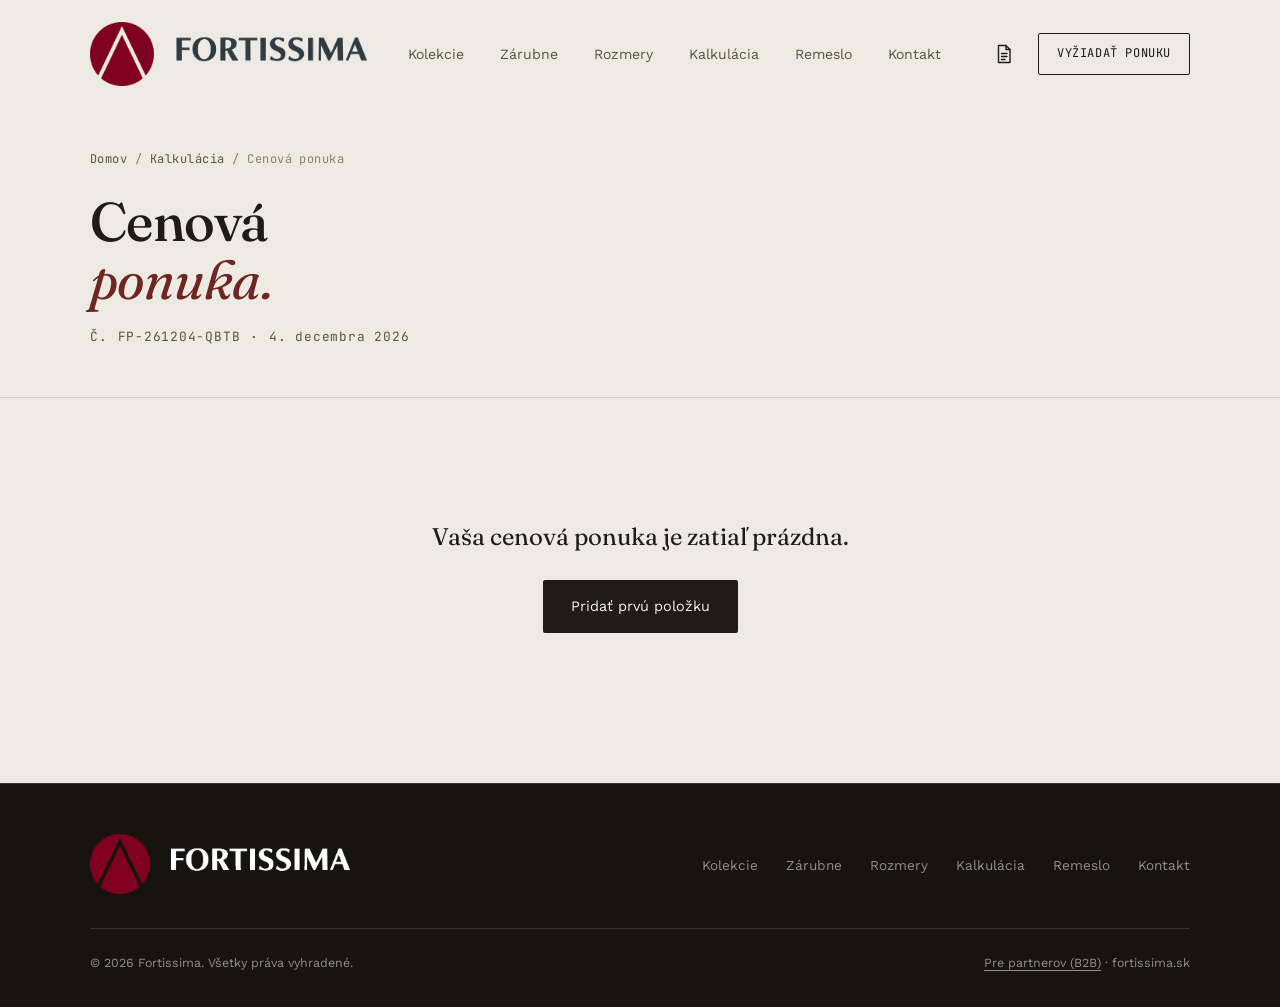
<file: zostava.html>
<!DOCTYPE html>
<html lang="sk">
<head>
<meta charset="UTF-8">
<meta name="viewport" content="width=device-width, initial-scale=1.0">
<title>Cenová ponuka — Fortissima</title>
<meta name="description" content="Vaša orientačná cenová ponuka interiérových dverí Fortissima.">
<link rel="preconnect" href="https://fonts.googleapis.com">
<link href="https://fonts.googleapis.com/css2?family=Fraunces:opsz,wght,ital@9..144,300..700,0..1&amp;family=Work+Sans:wght@300;400;500;600&amp;family=JetBrains+Mono:wght@400;500&amp;display=swap" rel="stylesheet">
<link rel="stylesheet" href="style.css?v=089c8f31">
<link rel="icon" type="image/png" sizes="32x32" href="assets/favicon-32.png">
<link rel="icon" type="image/png" sizes="192x192" href="assets/favicon-192.png">
<link rel="apple-touch-icon" href="assets/favicon-192.png">
</head>
<body>
<header id="siteHeader">
  <div class="wrap nav-inner">
    <a href="index.html" class="logo"><img src="assets/logo-header.png" alt="Fortissima" class="logo-img"></a>
    <nav id="siteNav" aria-label="Hlavné menu">
      <ul>
        <li><a href="kolekcie.html">Kolekcie</a></li>
        <li><a href="zarubne.html">Zárubne</a></li>
        <li><a href="rozmery.html">Rozmery</a></li>
        <li><a href="kalkulacka.html">Kalkulácia</a></li>
        <li><a href="remeslo.html">Remeslo</a></li>
        <li><a href="kontakt.html">Kontakt</a></li>
        <li class="nav-mobile-cta"><a href="kontakt.html">Vyžiadať ponuku</a></li>
      </ul>
    </nav>
    <a href="zostava.html" class="nav-quote" aria-label="Cenová ponuka" title="Cenová ponuka"><svg viewBox="0 0 24 24" aria-hidden="true"><path d="M6.5 3.5h7.5l4 4v13h-11.5z"/><path d="M14 3.5v4h4"/><path d="M9.5 11.5h5.5M9.5 14.5h5.5M9.5 17.5h3.5"/></svg><span class="nav-quote-n" hidden>0</span></a>
    <a href="kontakt.html" class="nav-cta">VYŽIADAŤ PONUKU</a>
    <button type="button" class="nav-toggle" aria-label="Otvoriť menu" aria-expanded="false" aria-controls="siteNav"><span></span><span></span></button>
  </div>
</header>

<section class="page-hero q-hero">
  <div class="wrap">
    <div class="breadcrumb mono"><a href="index.html">Domov</a> / <a href="kalkulacka.html">Kalkulácia</a> / Cenová ponuka</div>
    <div class="q-print-head"><img src="assets/logo-header.png" alt="Fortissima"><span>fortissima.sk · info@fortissima.sk</span></div>
    <h1>Cenová<br><em>ponuka.</em></h1>
    <p class="q-meta mono">Č. <span id="qId">–</span> · <span id="qDate">–</span> <span class="sum-demo" id="qDemo" hidden>Ukážka – ilustračné ceny</span></p>
  </div>
</section>

<section class="q-sec" id="quote">
  <div class="wrap">
    <div class="q-empty" id="qEmpty" hidden>
      <p>Vaša cenová ponuka je zatiaľ prázdna.</p>
      <a href="kalkulacka.html" class="btn-primary">Pridať prvú položku</a>
    </div>
    <div class="q-grid" id="qBody" hidden>
      <div>
        <div class="q-list" id="qList"></div>
        <a href="kalkulacka.html" class="q-add">+ Pridať ďalšiu položku</a>
        <p class="q-note">Kľučky nie sú súčasťou cenovej ponuky – na nákresoch sú zobrazené len pre názornosť. Položka „zámok“ znamená prípravu krídla (zámok a otvor).</p>
      </div>
      <aside class="sum q-sum">
        <div class="eyebrow">SÚHRN</div>
        <p class="sum-b2b" id="qB2b" hidden></p>
        <div class="sum-meta"><span>Počet kusov</span><span id="qKs">–</span></div>
        <div class="sum-meta"><span id="qMedzLbl">Položky spolu</span><span id="qMedz">–</span></div>
        <div class="q-opts">
          <label class="chk chk-dark" id="qMontazWrap"><input type="checkbox" id="qMontaz"><span>Montáž <small>zárubní, vrátane zamerania</small></span></label>
          <label class="chk chk-dark"><input type="checkbox" id="qDoprava"><span>Doprava <small id="qDopravaPozn"></small></span></label>
        </div>
        <div class="q-km" id="qKmWrap" hidden>
          <label for="qKm">Vzdialenosť k&nbsp;vám (jedným smerom)</label>
          <div class="q-km-in"><input type="number" id="qKm" min="1" max="2000" step="1" inputmode="numeric" placeholder="napr. 35"><span>km</span></div>
          <p>Počítame cestu tam aj späť.</p>
        </div>
        <ul class="q-sluzby" id="qSluzby"></ul>
        <div class="q-dph" id="qDphBox" hidden>
          <div class="sum-meta"><span>Spolu bez DPH</span><span id="qBez">–</span></div>
          <div class="sum-meta"><span id="qDphLbl">DPH 23&nbsp;%</span><span id="qDph">–</span></div>
        </div>
        <div class="sum-total"><span>Spolu s&nbsp;DPH</span><strong id="qTotal">–</strong></div>
        <button type="button" class="sum-why" id="qRozpis">Ako sme k&nbsp;cene prišli? <span>Rozpis ceny →</span></button>
        <div class="sum-meta"><span>Dodanie</span><span id="qDod">–</span></div>
        <p class="sum-err" id="qWarn" hidden></p>
        <p class="sum-err" id="qErr" hidden></p>
        <button type="button" class="sum-btn" id="qSend">Odoslať ako dopyt</button>
        <button type="button" class="sum-btn sum-btn-ghost" id="qPrint">Vytlačiť / uložiť PDF</button>
        <div class="q-tools">
          <button type="button" id="qCsv">Export CSV</button><button type="button" id="qJson">Export JSON</button><button type="button" id="qClear">Vymazať ponuku</button>
        </div>
        <p class="sum-note" id="qNote">Orientačná cena vrátane DPH. Kľučka nie je súčasťou cenovej ponuky. Presnú ponuku pripravíme po zameraní.</p>
      </aside>
    </div>
    <p class="q-print-foot">Orientačná cenová ponuka vrátane DPH, vytvorená na fortissima.sk. Presnú ponuku pripravíme po zameraní na mieste.</p>
  </div>
</section>
<footer>
  <div class="wrap">
    <div class="footer-top">
      <a href="index.html" class="logo"><img src="assets/logo-header-light.png" alt="Fortissima" class="logo-img"></a>
      <nav>
        <ul>
          <li><a href="kolekcie.html">Kolekcie</a></li>
          <li><a href="zarubne.html">Zárubne</a></li>
          <li><a href="rozmery.html">Rozmery</a></li>
          <li><a href="kalkulacka.html">Kalkulácia</a></li>
          <li><a href="remeslo.html">Remeslo</a></li>
          <li><a href="kontakt.html">Kontakt</a></li>
        </ul>
      </nav>
    </div>
    <div class="footer-bottom">
      <span>&copy; 2026 Fortissima. Všetky práva vyhradené.</span>
      <span><a href="partner.html" class="footer-b2b">Pre partnerov (B2B)</a> · fortissima.sk</span>
    </div>
  </div>
</footer>
<script src="script.js?v=a12406b6"></script>
</body>
</html>
</file>
<file: style.css>
:root{
    --bg:#EDEAE3;
    --bg-warm:#E4DFD4;
    --bg-dark:#17140F;
    --bg-dark-soft:#221D16;
    --ink:#1F1B16;
    --ink-soft:#5B5147;
    --ink-faint:#8B8172;
    --wood:#8B5A2B;
    --wood-light:#B98452;
    --wood-deep:#4A2E1A;
    --brass:#B08D57;
    --oxblood:#6E2620;
    --oxblood-light:#8C3830;
    --paper:#F6F4EE;
    --line:rgba(31,27,22,0.14);
    --line-dark:rgba(246,244,238,0.14);
  }
  *{box-sizing:border-box; margin:0; padding:0;}
  html{scroll-behavior:smooth;}
  body{
    background:var(--bg);
    color:var(--ink);
    font-family:'Work Sans', sans-serif;
    font-weight:400;
    line-height:1.6;
    overflow-x:hidden;
  }
  h1,h2,h3,.serif{
    font-family:'Fraunces', serif;
    font-weight:500;
    letter-spacing:-0.01em;
    color:var(--ink);
  }
  .mono{
    font-family:'JetBrains Mono', monospace;
    letter-spacing:0.06em;
  }
  .eyebrow{
    font-family:'JetBrains Mono', monospace;
    font-size:0.72rem;
    letter-spacing:0.22em;
    text-transform:uppercase;
    color:var(--wood);
    display:flex;
    align-items:center;
    gap:10px;
    margin-bottom:18px;
  }
  .eyebrow::before{
    content:'';
    width:26px;
    height:1px;
    background:var(--wood);
  }
  a{color:inherit; text-decoration:none;}
  img{max-width:100%; display:block;}
  .wrap{
    max-width:1180px;
    margin:0 auto;
    padding:0 40px;
  }
  ::selection{ background:var(--oxblood); color:var(--paper); }

  /* reveal on scroll */
  .reveal{
    opacity:0;
    transform:translateY(28px);
    transition:opacity 0.9s cubic-bezier(.22,1,.36,1), transform 0.9s cubic-bezier(.22,1,.36,1);
  }
  .reveal.is-visible{ opacity:1; transform:translateY(0); }

  @media (prefers-reduced-motion: reduce){
    .reveal{ opacity:1; transform:none; transition:none; }
    html{ scroll-behavior:auto; }
  }

  /* ===== HEADER ===== */
  header{
    position:fixed;
    top:0; left:0; right:0;
    z-index:100;
    padding:22px 0;
    background:rgba(237,234,227,0.82);
    backdrop-filter:blur(10px);
    border-bottom:1px solid transparent;
    transition:border-color .4s ease, background .4s ease;
  }
  header.scrolled{
    border-bottom:1px solid var(--line);
  }
  .nav-inner{
    display:flex;
    align-items:center;
    justify-content:space-between;
  }
  .logo{
    font-family:'Fraunces', serif;
    font-size:1.35rem;
    font-weight:600;
    letter-spacing:0.02em;
  }
  .logo em{
    font-style:italic;
    color:var(--oxblood);
  }
  nav ul{
    list-style:none;
    display:flex;
    gap:36px;
  }
  nav a{
    font-size:0.88rem;
    color:var(--ink-soft);
    position:relative;
    padding-bottom:4px;
  }
  nav a:hover{ color:var(--ink); }
  nav a::after{
    content:'';
    position:absolute;
    left:0; bottom:0;
    width:0%; height:1px;
    background:var(--oxblood);
    transition:width .3s ease;
  }
  nav a:hover::after{ width:100%; }
  .nav-cta{
    font-family:'JetBrains Mono', monospace;
    font-size:0.75rem;
    letter-spacing:0.05em;
    border:1px solid var(--ink);
    padding:10px 18px;
    border-radius:2px;
    transition:background .3s ease, color .3s ease;
  }
  .nav-cta:hover{ background:var(--ink); color:var(--paper); }
  .nav-toggle{ display:none; }

  /* ===== HERO (full-bleed photo + overlay card) ===== */
  .hero{
    position:relative;
    min-height:100vh;
    display:flex;
    align-items:flex-end;
    padding:0 0 90px;
    overflow:hidden;
  }
  .hero-bg{
    position:absolute;
    inset:0;
    width:100%;
    height:100%;
    object-fit:cover;
    object-position:center;
    z-index:0;
  }
  .hero::after{
    content:'';
    position:absolute;
    inset:0;
    background:
      linear-gradient(to top, rgba(23,20,15,0.28), rgba(23,20,15,0) 45%),
      radial-gradient(ellipse at center, rgba(23,20,15,0) 45%, rgba(23,20,15,0.22) 100%);
    z-index:1;
  }
  .hero-content-wrap{
    position:relative;
    z-index:2;
    width:100%;
  }
  @media (min-width: 981px){
    .hero-content-wrap{
      max-width:none;
      margin:0;
      padding-left:clamp(40px, 6vw, 110px);
      padding-right:24px;
    }
  }
  .hero-card{
    max-width:480px;
    background:rgba(246,244,238,0.94);
    backdrop-filter:blur(10px);
    padding:48px 44px;
    box-shadow:0 30px 60px -20px rgba(23,20,15,0.35);
  }
  .hero h1{
    font-size:clamp(2.3rem, 4.2vw, 3.4rem);
    line-height:1.06;
    margin-bottom:22px;
  }
  .hero h1 em{
    font-style:italic;
    font-weight:400;
    color:var(--oxblood);
  }
  .hero p.lead{
    font-size:1.02rem;
    color:var(--ink-soft);
    margin-bottom:32px;
  }
  .hero-ctas{
    display:flex;
    gap:16px;
    flex-wrap:wrap;
  }
  .btn-primary{
    background:var(--ink);
    color:var(--paper);
    padding:15px 28px;
    font-size:0.9rem;
    border-radius:2px;
    transition:background .3s ease, transform .3s ease;
    display:inline-block;
  }
  .btn-primary:hover{ background:var(--oxblood); transform:translateY(-2px); }
  .btn-ghost{
    padding:15px 24px;
    font-size:0.9rem;
    border-bottom:1px solid var(--ink);
    transition:border-color .3s ease, color .3s ease;
  }
  .btn-ghost:hover{ color:var(--wood); border-color:var(--wood); }

  /* ===== SECTION generic ===== */
  section{ padding:130px 0; }
  .section-head{
    max-width:640px;
    margin-bottom:70px;
  }
  .section-head h2{
    font-size:clamp(1.9rem, 3.4vw, 2.7rem);
    line-height:1.15;
  }

  /* ===== PHILOSOPHY ===== */
  .philosophy{
    background:var(--bg-dark);
    color:var(--paper);
  }
  .philosophy .eyebrow{ color:var(--wood-light); }
  .philosophy .eyebrow::before{ background:var(--wood-light); }
  .philosophy h2{ color:var(--paper); }
  .philosophy p.lead{
    font-size:1.15rem;
    color:rgba(246,244,238,0.72);
    max-width:600px;
  }
  .feature-row{
    display:grid;
    grid-template-columns:repeat(3, 1fr);
    gap:1px;
    background:var(--line-dark);
    margin-top:70px;
    border-top:1px solid var(--line-dark);
  }
  .feature{
    background:var(--bg-dark);
    padding:40px 34px;
  }
  .feature-image{
    margin-top:26px;
    aspect-ratio:4/3;
    overflow:hidden;
    border-radius:2px;
  }
  .feature-image img{
    width:60%;
    height:60%;
    object-fit:cover;
    display:block;
  }
  .feature .mk{
    font-family:'JetBrains Mono', monospace;
    font-size:0.95rem;
    color:var(--oxblood-light);
    margin-bottom:22px;
    display:block;
  }
  .feature h3{
    font-size:1.2rem;
    color:var(--paper);
    font-weight:500;
    margin-bottom:12px;
  }
  .feature p{
    font-size:0.92rem;
    color:rgba(246,244,238,0.6);
  }

  /* ===== COLLECTIONS ===== */
  .collections-grid{
    display:grid;
    grid-template-columns:repeat(3, 1fr);
    gap:2px;
    background:var(--line);
    border:1px solid var(--line);
  }
  .coll-card{
    background:var(--bg);
    padding:52px 44px;
    position:relative;
    overflow:hidden;
    transition:background .4s ease;
    display:flex;
    flex-direction:column;
    height:100%;
  }
  .coll-card:hover{ background:var(--bg-warm); }
  .coll-top{
    display:flex;
    justify-content:space-between;
    align-items:flex-start;
    margin-bottom:60px;
  }
  .coll-mk{
    font-family:'JetBrains Mono', monospace;
    font-size:1.6rem;
    color:var(--brass);
  }
  .coll-num{
    font-family:'JetBrains Mono', monospace;
    font-size:0.75rem;
    color:var(--ink-faint);
  }
  .coll-card h3{
    font-size:1.7rem;
    margin-bottom:12px;
  }
  .coll-card p{
    color:var(--ink-soft);
    font-size:0.95rem;
    max-width:340px;
    margin-bottom:24px;
  }
  .coll-status{
    font-family:'JetBrains Mono', monospace;
    font-size:0.72rem;
    letter-spacing:0.06em;
    color:var(--wood);
    text-transform:uppercase;
    margin-top:auto;
  }
  .door-illustration{
    position:absolute;
    right:36px;
    bottom:20px;
    width:90px;
    opacity:0.9;
  }

  /* ===== CRAFT ===== */
  .craft{
    display:grid;
    grid-template-columns:1fr 1fr;
    gap:80px;
    align-items:center;
  }
  .craft-visual{
    background:var(--bg-warm);
    border:1px solid var(--line);
    border-radius:2px;
    padding:50px;
    display:flex;
    flex-direction:column;
    gap:0;
  }
  .layer{
    padding:22px 0;
    border-bottom:1px dashed var(--line);
    display:flex;
    justify-content:space-between;
    align-items:baseline;
  }
  .layer:last-child{ border-bottom:none; }
  .layer .lname{ font-weight:500; }
  .layer .lval{
    font-family:'JetBrains Mono', monospace;
    font-size:0.8rem;
    color:var(--wood);
  }
  .db-stat{
    margin-top:34px;
    padding-top:30px;
    border-top:1px solid var(--line);
  }
  .db-stat .num{
    font-family:'Fraunces', serif;
    font-size:3.2rem;
    color:var(--oxblood);
    line-height:1;
  }
  .db-stat .dsc{
    font-size:0.85rem;
    color:var(--ink-soft);
    margin-top:8px;
  }
  .craft-text p{
    color:var(--ink-soft);
    margin-bottom:22px;
    max-width:460px;
  }

  /* ===== GALLERY ===== */
  .gallery-grid{
    display:grid;
    grid-template-columns:repeat(4, 1fr);
    gap:16px;
  }
  .g-item{
    aspect-ratio:3/4;
    background:var(--bg-warm);
    border:1px solid var(--line);
    display:flex;
    align-items:flex-end;
    padding:18px;
    position:relative;
    overflow:hidden;
  }
  .g-item svg{ position:absolute; inset:0; margin:auto; height:78%; }
  .g-item .g-label{
    font-family:'JetBrains Mono', monospace;
    font-size:0.7rem;
    color:var(--ink-soft);
    letter-spacing:0.05em;
    position:relative; z-index:2;
  }
  .g-item:nth-child(2){ grid-row: span 1; }

  /* ===== CONTACT ===== */
  .contact{
    background:var(--bg-dark);
    color:var(--paper);
  }
  .contact .eyebrow{ color:var(--wood-light); }
  .contact .eyebrow::before{ background:var(--wood-light); }
  .contact-grid{
    display:grid;
    grid-template-columns:0.9fr 1.1fr;
    gap:80px;
  }
  .contact h2{ color:var(--paper); }
  .contact-info p{
    color:rgba(246,244,238,0.65);
    margin-bottom:30px;
    max-width:400px;
  }
  .info-line{
    display:flex;
    flex-direction:column;
    gap:4px;
    margin-bottom:24px;
  }
  .info-line .k{
    font-family:'JetBrains Mono', monospace;
    font-size:0.7rem;
    letter-spacing:0.1em;
    text-transform:uppercase;
    color:var(--wood-light);
  }
  .info-line .v{ font-size:1rem; }
  form{ display:flex; flex-direction:column; gap:20px; }
  .field{ display:flex; flex-direction:column; gap:8px; }
  .field label{
    font-family:'JetBrains Mono', monospace;
    font-size:0.7rem;
    letter-spacing:0.08em;
    text-transform:uppercase;
    color:rgba(246,244,238,0.5);
  }
  .field input, .field textarea{
    background:transparent;
    border:none;
    border-bottom:1px solid var(--line-dark);
    padding:10px 0;
    color:var(--paper);
    font-family:'Work Sans', sans-serif;
    font-size:1rem;
    outline:none;
    transition:border-color .3s ease;
  }
  .field input:focus, .field textarea:focus{ border-color:var(--wood-light); }
  .field textarea{ resize:vertical; min-height:80px; }
  .form-submit{
    align-self:flex-start;
    margin-top:8px;
    background:var(--paper);
    color:var(--ink);
    padding:15px 30px;
    font-size:0.9rem;
    border:none;
    border-radius:2px;
    cursor:pointer;
    font-family:'Work Sans', sans-serif;
    transition:background .3s ease;
  }
  .form-submit:hover{ background:var(--wood-light); color:var(--bg-dark); }

  /* ===== FOOTER ===== */
  footer{
    background:var(--bg-dark);
    color:rgba(246,244,238,0.55);
    padding:50px 0 34px;
    border-top:1px solid var(--line-dark);
  }
  .footer-top{
    display:flex;
    justify-content:space-between;
    align-items:center;
    padding-bottom:34px;
    margin-bottom:24px;
    border-bottom:1px solid var(--line-dark);
  }
  .footer-top .logo{ color:var(--paper); }
  footer nav ul{ gap:28px; }
  footer nav a{ color:rgba(246,244,238,0.55); font-size:0.85rem; }
  footer nav a:hover{ color:var(--paper); }
  .footer-bottom{
    display:flex;
    justify-content:space-between;
    font-size:0.78rem;
  }

  /* focus visibility */
  a:focus-visible, button:focus-visible, input:focus-visible, textarea:focus-visible{
    outline:2px solid var(--oxblood);
    outline-offset:3px;
  }

  /* ===== RESPONSIVE ===== */
  @media (max-width: 980px){
    .wrap{ padding:0 24px; }
    nav ul{ display:none; }
    .hero-card{ max-width:100%; padding:36px 26px; }
    .feature-row{ grid-template-columns:1fr; }
    .collections-grid{ grid-template-columns:1fr; }
    .craft{ grid-template-columns:1fr; gap:50px; }
    .gallery-grid{ grid-template-columns:repeat(2, 1fr); }
    .contact-grid{ grid-template-columns:1fr; gap:50px; }
    section{ padding:90px 0; }
  }

/* ===== SUBPAGE HERO ===== */
.page-hero{
  padding:150px 0 70px;
  border-bottom:1px solid var(--line);
}
.page-hero .breadcrumb{
  font-family:'JetBrains Mono', monospace;
  font-size:0.75rem;
  color:var(--ink-faint);
  margin-bottom:24px;
  letter-spacing:0.04em;
}
.page-hero .breadcrumb a{ color:var(--ink-soft); }
.page-hero .breadcrumb a:hover{ color:var(--oxblood); }
.page-hero h1{
  font-size:clamp(2.2rem, 4.4vw, 3.4rem);
  line-height:1.06;
  max-width:820px;
}
.page-hero h1 em{ font-style:italic; color:var(--oxblood); font-weight:400; }
.page-hero p.lead{
  font-size:1.05rem;
  color:var(--ink-soft);
  max-width:560px;
  margin-top:20px;
}

/* ===== COLLECTION DETAIL ===== */
.coll-detail{
  display:grid;
  grid-template-columns:1fr 1fr;
  gap:70px;
  align-items:start;
}
.coll-gallery-main{
  aspect-ratio:3/4;
  background:var(--bg);
  border:1px solid var(--line);
  display:flex;
  align-items:center;
  justify-content:center;
  position:relative;
}
.coll-gallery-main svg{ width:46%; }
.coll-gallery-thumbs{
  display:grid;
  grid-template-columns:repeat(3,1fr);
  gap:10px;
  margin-top:10px;
}
.coll-gallery-thumbs .thumb{
  aspect-ratio:3/4;
  background:var(--bg);
  border:1px solid var(--line);
  display:flex;
  align-items:center;
  justify-content:center;
  transition:background 0.2s ease;
}
.coll-gallery-thumbs .thumb:hover,
.coll-gallery-thumbs .thumb.active{
  background:var(--bg-warm);
}
.coll-gallery-thumbs .thumb svg{ width:44%; opacity:0.85; }

.spec-table{
  width:100%;
  border-collapse:collapse;
  margin:34px 0 40px;
}
.spec-table tr{
  border-bottom:1px solid var(--line);
}
.spec-table td{
  padding:16px 0;
  font-size:0.94rem;
}
.spec-table td:first-child{
  font-family:'JetBrains Mono', monospace;
  font-size:0.72rem;
  letter-spacing:0.06em;
  text-transform:uppercase;
  color:var(--ink-faint);
  width:42%;
}

.related-heading{
  font-family:'JetBrains Mono', monospace;
  font-size:0.75rem;
  letter-spacing:0.12em;
  text-transform:uppercase;
  color:var(--ink-faint);
  margin-bottom:24px;
}
.related-grid{
  display:grid;
  grid-template-columns:repeat(2, 1fr);
  gap:18px;
}
.related-card{
  border:1px solid var(--line);
  padding:26px 24px;
  transition:background .3s ease, border-color .3s ease;
  display:block;
}
.related-card:hover{ background:var(--bg-warm); border-color:var(--wood); }
.related-card .rc-mk{
  font-family:'JetBrains Mono', monospace;
  color:var(--brass);
  font-size:1.1rem;
  margin-bottom:10px;
  display:block;
}
.related-card h4{
  font-family:'Fraunces', serif;
  font-size:1.15rem;
  font-weight:500;
  margin-bottom:6px;
}
.related-card span.rc-more{
  font-family:'JetBrains Mono', monospace;
  font-size:0.7rem;
  color:var(--wood);
  text-transform:uppercase;
}

.coll-card-link{ display:block; color:inherit; height:100%; }

/* ===== FAQ (kontakt page) ===== */
.faq-item{
  border-bottom:1px solid var(--line-dark);
  padding:22px 0;
}
.faq-item h4{
  font-family:'Fraunces', serif;
  font-weight:500;
  font-size:1.05rem;
  color:var(--paper);
  margin-bottom:8px;
}
.faq-item p{
  color:rgba(246,244,238,0.62);
  font-size:0.92rem;
  max-width:520px;
}

/* ===== nav active state ===== */
nav a.active{ color:var(--ink); }
nav a.active::after{ width:100%; }

@media (max-width: 980px){
  .coll-detail{ grid-template-columns:1fr; }
  .related-grid{ grid-template-columns:1fr; }
}

/* ===== LOGO IMAGE ===== */
.logo{ display:flex; align-items:center; }
.logo-img{
  height:64px;
  width:auto;
  display:block;
}
.footer-top .logo-img{ height:60px; }
@media (max-width: 980px){
  .logo-img{ height:26px; }
}

/* ===== SCENE IMAGES (interior preview illustrations) ===== */
.coll-image{
  aspect-ratio:3/4;
  overflow:hidden;
  margin:-52px -44px 32px;
  position:relative;
}
.coll-image img{
  width:100%;
  height:100%;
  object-fit:cover;
  display:block;
}
.coll-card{ padding-top:0; }
.coll-card .coll-top{ padding-top:28px; }

.coll-gallery-main{ padding:0; overflow:hidden; }
.coll-gallery-main img{ width:100%; height:100%; object-fit:cover; }
.coll-gallery-thumbs .thumb img{ width:100%; height:100%; object-fit:cover; cursor:pointer; }
.coll-gallery-thumbs .thumb{ padding:0; overflow:hidden; }

.scene-gallery-grid{
  display:grid;
  grid-template-columns:repeat(3, 1fr);
  gap:16px;
}
.scene-item{
  aspect-ratio:3/4;
  border:1px solid var(--line);
  overflow:hidden;
  position:relative;
}
.scene-item img{ width:100%; height:100%; object-fit:cover; display:block; }
.scene-item .scene-caption{
  position:absolute;
  left:0; right:0; bottom:0;
  padding:14px 16px;
  background:linear-gradient(to top, rgba(23,20,15,0.75), transparent);
  font-family:'JetBrains Mono', monospace;
  font-size:0.72rem;
  letter-spacing:0.04em;
  color:#F6F4EE;
}

@media (max-width: 980px){
  .scene-gallery-grid{ grid-template-columns:1fr; }
  .coll-image{ margin:-40px -34px 28px; }
}

/* ===== HERO PRODUCT PIN ===== */
.hero-pin{
  position:absolute;
  z-index:3;
  transform:translate(-50%, -50%);
}
.hero-pin-dot{
  position:relative;
  display:block;
  width:14px;
  height:14px;
  border-radius:50%;
  background:var(--paper);
  border:2px solid var(--brass);
  cursor:pointer;
  box-shadow:0 2px 10px rgba(0,0,0,0.3);
}
.hero-pin-dot::before,
.hero-pin-dot::after{
  content:'';
  position:absolute;
  inset:-6px;
  border-radius:50%;
  border:1.5px solid rgba(246,244,238,0.85);
  animation:pin-pulse 2.6s ease-out infinite;
}
.hero-pin-dot::after{ animation-delay:1.3s; }
@keyframes pin-pulse{
  0%{ transform:scale(0.6); opacity:0.9; }
  100%{ transform:scale(2.2); opacity:0; }
}
.hero-pin-card{
  position:absolute;
  left:26px;
  top:50%;
  transform:translateY(-50%);
  width:198px;
  background:rgba(23,20,15,0.88);
  backdrop-filter:blur(8px);
  padding:16px 18px;
  border-radius:2px;
  opacity:0;
  visibility:hidden;
  transition:opacity .3s ease, transform .3s ease;
  pointer-events:none;
}
.hero-pin:hover .hero-pin-card,
.hero-pin:focus-within .hero-pin-card{
  opacity:1;
  visibility:visible;
  pointer-events:auto;
}
.hero-pin-label{
  display:block;
  font-size:0.62rem;
  letter-spacing:0.1em;
  color:var(--wood-light);
  margin-bottom:6px;
}
.hero-pin-name{
  display:block;
  font-family:'Fraunces', serif;
  font-size:1.05rem;
  color:var(--paper);
  margin-bottom:10px;
}
.hero-pin-link{
  display:inline-block;
  font-family:'JetBrains Mono', monospace;
  font-size:0.7rem;
  letter-spacing:0.04em;
  color:var(--paper);
  border-bottom:1px solid var(--brass);
  padding-bottom:2px;
}
.hero-pin-link:hover{ color:var(--brass); }

@media (max-width: 980px){
  .hero-pin-card{
    left:auto;
    right:26px;
    width:170px;
  }
}
@media (max-width: 640px){
  .hero-pin{ display:none; }
}

/* ===== COLOR FINISH PICKER ===== */
.color-picker{
  margin-bottom:34px;
  padding-bottom:30px;
  border-bottom:1px solid var(--line);
}
.color-picker-label{
  font-size:0.72rem;
  letter-spacing:0.08em;
  color:var(--ink-faint);
  margin-bottom:14px;
}
.color-picker-label .color-name{
  color:var(--ink);
  font-weight:500;
}
.swatches{
  display:flex;
  gap:12px;
  margin-bottom:14px;
}
.swatch{
  width:36px;
  height:36px;
  border-radius:50%;
  border:2px solid;
  cursor:pointer;
  padding:0;
  position:relative;
  transition:transform .2s ease, box-shadow .2s ease;
}
.swatch:hover{ transform:translateY(-2px); }
.swatch.active{
  box-shadow:0 0 0 2px var(--paper), 0 0 0 4px var(--ink);
}
.color-picker-note{
  font-size:0.82rem;
  color:var(--ink-faint);
}

/* ===== MINI SWATCHES ON CARDS ===== */
.mini-swatches{
  display:flex;
  gap:6px;
  margin-bottom:20px;
}
.mini-swatch{
  width:14px;
  height:14px;
  border-radius:50%;
  border:1.5px solid;
  display:inline-block;
}

/* ===== ELEGANTNÉ KARTY — bez rámikov, obrázok splýva s pozadím ===== */
.collections-grid{
  gap:28px;
  background:none;
  border:none;
}
.coll-card{
  background:transparent;
  isolation:isolate;
}
.coll-card:hover{ background:transparent; }
/* jemný podklad pri prejdení myšou — s plynulými, rozmazanými okrajmi */
.coll-card::before{
  content:'';
  position:absolute;
  inset:0;
  z-index:-1;
  background:radial-gradient(closest-side at 50% 50%,
    var(--bg-warm) 0%, var(--bg-warm) 55%, rgba(228,223,212,0) 100%);
  opacity:0;
  transition:opacity .7s ease;
  pointer-events:none;
}
.coll-card:hover::before{ opacity:1; }

/* okraje fotky (podlaha, boky) sa postupne rozplynú do pozadia —
   samotné dvere zostávajú celé a ostré */
.coll-image img{
  -webkit-mask-image:
    linear-gradient(to bottom, #000 84%, transparent 100%),
    linear-gradient(to right, transparent 0%, #000 20%, #000 80%, transparent 100%);
  -webkit-mask-composite:source-in;
  mask-image:
    linear-gradient(to bottom, #000 84%, transparent 100%),
    linear-gradient(to right, transparent 0%, #000 20%, #000 80%, transparent 100%);
  mask-composite:intersect;
  transform-origin:50% 85%;
  transition:transform 1.1s cubic-bezier(.2,.7,.2,1);
}
.coll-card:hover .coll-image img{ transform:scale(1.10); }

.coll-gallery-main img,
.coll-gallery-thumbs .thumb img{
  -webkit-mask-image:
    linear-gradient(to bottom, #000 94%, transparent 100%),
    linear-gradient(to right, transparent 0%, #000 12%, #000 88%, transparent 100%);
  -webkit-mask-composite:source-in;
  mask-image:
    linear-gradient(to bottom, #000 94%, transparent 100%),
    linear-gradient(to right, transparent 0%, #000 12%, #000 88%, transparent 100%);
  mask-composite:intersect;
}

/* text karty — jemná, elegantná reakcia na myš */
.coll-card h3,
.coll-card p,
.coll-mk,
.coll-num,
.coll-status,
.mini-swatch{
  transition:color .6s ease, transform .6s cubic-bezier(.2,.7,.2,1), letter-spacing .6s ease, opacity .6s ease;
}
.coll-card:hover h3{ color:var(--oxblood); transform:translateX(4px); }
.coll-card:hover p{ color:var(--ink); }
.coll-card:hover .coll-mk{ color:var(--oxblood); }
.coll-card:hover .coll-num{ color:var(--wood); }
.coll-card:hover .mini-swatch{ transform:translateY(-2px); }
.coll-card:hover .mini-swatch + .mini-swatch{ transition-delay:.08s; }
.coll-status{
  position:relative;
  align-self:flex-start;
  padding-bottom:6px;
}
.coll-status::after{
  content:'';
  position:absolute;
  left:0; bottom:0;
  width:100%; height:1px;
  background:var(--oxblood);
  transform:scaleX(0);
  transform-origin:left;
  transition:transform .7s cubic-bezier(.2,.7,.2,1);
}
.coll-card:hover .coll-status{ color:var(--oxblood); letter-spacing:0.1em; }
.coll-card:hover .coll-status::after{ transform:scaleX(1); }

/* detail kolekcie — hlavný obrázok a náhľady bez rámikov */
.coll-gallery-main,
.coll-gallery-thumbs .thumb{
  border:none;
  background:transparent;
}
.coll-gallery-thumbs .thumb{
  background:radial-gradient(closest-side at 50% 50%,
    rgba(228,223,212,0) 0%, rgba(228,223,212,0) 100%);
  transition:background .5s ease;
}
.coll-gallery-thumbs .thumb:hover,
.coll-gallery-thumbs .thumb.active{
  background:radial-gradient(closest-side at 50% 50%,
    var(--bg-warm) 0%, var(--bg-warm) 55%, rgba(228,223,212,0) 100%);
}

/* obrázok karty začína na vrchu karty — nič sa neoreže (vidno aj vrch zárubne) */
.coll-image{ margin-top:0 !important; overflow:visible; }

/* ===== GALÉRIA „V INTERIÉRI“ — posuvný pás + zväčšenie ===== */
.scene-carousel{ position:relative; }
.sc-track{
  --sc-h:clamp(300px, 56vh, 540px);
  display:flex;
  gap:22px;
  overflow-x:auto;
  overflow-y:hidden;
  scroll-snap-type:x mandatory;
  scroll-behavior:smooth;
  scrollbar-width:none;
  margin-right:calc(50% - 50vw);      /* pás presahuje až k pravému okraju okna */
  padding-right:calc(50vw - 50%);
  cursor:grab;
  user-select:none;
  -webkit-user-select:none;
}
.sc-track::-webkit-scrollbar{ display:none; }
.sc-track.is-dragging{ cursor:grabbing; scroll-snap-type:none; scroll-behavior:auto; }
.sc-item{
  position:relative;
  flex:0 0 auto;
  height:var(--sc-h);
  margin:0;
  overflow:hidden;
  scroll-snap-align:start;
  border-radius:2px;
  cursor:zoom-in;
  outline:none;
}
.sc-item img{
  height:100%;
  width:auto;              /* rôzne formáty — rovnaká výška */
  display:block;
  pointer-events:none;
  transition:transform 1.2s cubic-bezier(.2,.7,.2,1), filter .8s ease;
}
.sc-item:hover img,
.sc-item:focus-visible img{ transform:scale(1.045); }
.sc-track:hover .sc-item:not(:hover) img{ filter:saturate(.85) brightness(.97); }
.sc-caption{
  position:absolute;
  left:0; right:0; bottom:0;
  padding:40px 20px 16px;
  background:linear-gradient(to top, rgba(23,20,15,0.62), transparent);
  font-size:0.72rem;
  letter-spacing:0.06em;
  color:#F6F4EE;
  opacity:.85;
  transform:translateY(4px);
  transition:opacity .6s ease, transform .6s cubic-bezier(.2,.7,.2,1);
}
.sc-item:hover .sc-caption{ opacity:1; transform:none; }
.sc-controls{
  display:flex;
  align-items:center;
  gap:22px;
  margin-top:30px;
}
.sc-btn{
  width:46px; height:46px;
  border-radius:50%;
  border:1px solid var(--line);
  background:transparent;
  color:var(--ink);
  font-size:1.1rem;
  cursor:pointer;
  transition:background .5s ease, color .5s ease, border-color .5s ease, opacity .4s ease;
}
.sc-btn:hover{ background:var(--ink); color:var(--paper, #F6F4EE); border-color:var(--ink); }
.sc-btn:disabled{ opacity:.3; cursor:default; background:transparent; color:var(--ink); border-color:var(--line); }
.sc-progress{
  flex:1;
  max-width:260px;
  height:1px;
  background:var(--line);
  position:relative;
  overflow:hidden;
}
.sc-progress span{
  position:absolute; left:0; top:0; bottom:0;
  width:30%;
  background:var(--oxblood);
  transition:transform .5s cubic-bezier(.2,.7,.2,1), width .5s ease;
}

/* ===== LIGHTBOX ===== */
.lightbox{
  position:fixed; inset:0;
  z-index:1000;
  display:flex;
  align-items:center;
  justify-content:center;
  background:rgba(23,20,15,0.97);
  opacity:0;
  visibility:hidden;
  transition:opacity .6s ease, visibility 0s linear .6s;
}
.lightbox.is-open{ opacity:1; visibility:visible; transition:opacity .6s ease; }
.lb-stage{
  margin:0;
  display:flex;
  flex-direction:column;
  align-items:center;
  transform:scale(.94);
  transition:transform .8s cubic-bezier(.2,.7,.2,1);
}
.lightbox.is-open .lb-stage{ transform:none; }
.lb-stage img{
  max-width:86vw;
  max-height:82vh;
  width:auto; height:auto;
  display:block;
  border-radius:2px;
  box-shadow:0 30px 80px rgba(0,0,0,.35);
  transition:opacity .45s ease, transform .6s cubic-bezier(.2,.7,.2,1);
}
.lb-stage img.is-swapping{ opacity:0; transform:translateX(var(--lb-dir, 0px)); }
.lb-caption{
  margin-top:18px;
  font-size:0.75rem;
  letter-spacing:0.08em;
  color:rgba(246,244,238,0.75);
}
.lb-count{
  position:absolute;
  left:50%; bottom:26px;
  transform:translateX(-50%);
  font-size:0.72rem;
  letter-spacing:0.1em;
  color:rgba(246,244,238,0.45);
}
.lb-close, .lb-arrow{
  position:absolute;
  background:transparent;
  border:1px solid rgba(246,244,238,0.2);
  color:#F6F4EE;
  border-radius:50%;
  cursor:pointer;
  transition:background .5s ease, border-color .5s ease, color .5s ease;
}
.lb-close{ top:24px; right:24px; width:46px; height:46px; font-size:1.5rem; line-height:1; }
.lb-arrow{ top:50%; transform:translateY(-50%); width:54px; height:54px; font-size:1.15rem; }
.lb-prev{ left:28px; }
.lb-next{ right:28px; }
.lb-close:hover, .lb-arrow:hover{ background:#F6F4EE; color:var(--bg-dark); border-color:#F6F4EE; }
body.lb-lock{ overflow:hidden; }

@media (max-width: 640px){
  .sc-track{ --sc-h:clamp(260px, 48vh, 420px); gap:14px; }
  .lb-arrow{ display:none; }
  .lb-stage img{ max-width:94vw; }
}

/* =====================================================
   ZÁRUBNE + ROZMERY (nové podstránky)
   ===================================================== */
.band-warm{ background:var(--bg-warm); }
.small-note{ font-size:0.82rem; color:var(--ink-faint); margin-top:16px; }
.text-link{ color:var(--wood); border-bottom:1px solid currentColor; transition:color .3s ease; }
.text-link:hover{ color:var(--oxblood); }

/* --- pôdorysné rezy zárubne --- */
.rez{ width:100%; height:auto; display:block; }
.rez path, .rez rect, .rez line{ vector-effect:non-scaling-stroke; }
.rez .wall-fill{ fill:#FFFFFF; }
.rez .wall-line{ fill:none; stroke:#8A8378; stroke-width:1.4px; }
.rez .wall-break{ fill:none; stroke:#8A8378; stroke-width:1.2px; }
.rez .guide{ stroke:var(--oxblood); stroke-width:1.2px; stroke-dasharray:5 4; }
.rez .lbl.guide-t{ fill:var(--oxblood); font-size:4.4px; letter-spacing:.16em; }
.rez .foam{ fill:#EFEBE3; stroke:#8A8378; stroke-width:1px; stroke-dasharray:4 3; transition:fill .25s ease; }
.rez .part{ fill:#C6BBAD; stroke:#7E766B; stroke-width:1.4px; stroke-linejoin:round; transition:fill .25s ease; }
.rez .slot{ fill:#FFFFFF; stroke:#7E766B; stroke-width:1.1px; transition:fill .25s ease; }
.rez .leaf{ fill:#DCD3C6; stroke:#7E766B; stroke-width:1.4px; stroke-linejoin:round; transition:fill .25s ease; }
.rez .seal{ fill:var(--oxblood); stroke:none; transition:fill .25s ease; }
.rez .lbl{ font-family:'JetBrains Mono', monospace; font-size:6.4px; letter-spacing:.18em; fill:var(--ink-faint); text-anchor:middle; }
.rez .dim line{ stroke:var(--wood); stroke-width:1px; }
.rez .dim text{ font-family:'JetBrains Mono', monospace; font-size:6px; fill:var(--wood); }
.rez .reg line{ stroke:var(--oxblood); stroke-width:1.2px; }
.rez .reg path{ fill:var(--oxblood); }
.rez .reg text{ font-family:'JetBrains Mono', monospace; font-size:5.6px; fill:var(--oxblood); }
.rez .co line{ stroke:var(--ink); stroke-width:1px; }
.rez .co circle{ fill:var(--ink); transition:fill .25s ease; }
.rez .co text{ fill:var(--paper); font-family:'JetBrains Mono', monospace; font-size:7.5px; font-weight:500; }
.rez .co.is-on circle{ fill:var(--oxblood); }
.rez .is-on.part, .rez .is-on.leaf, .rez .is-on.slot{ fill:#D9A79F; }
.rez .is-on.foam{ fill:#E8C9C3; }
.rez .is-on.seal{ fill:var(--oxblood-light); }

/* --- dve prevedenia --- */
.type-grid{ display:grid; grid-template-columns:1fr 1fr; gap:2px; background:var(--line); border:1px solid var(--line); }
.type-card{ background:var(--bg); padding:34px 34px 38px; }
.type-card .rez-frame{ background:#FFFFFF; border:1px solid var(--line); padding:22px 10px 6px; margin-bottom:30px; }
.type-card .rez-frame .rez{ max-width:420px; margin:0 auto; }
.type-card h3{ font-size:1.55rem; margin-bottom:10px; }
.type-card h3 span{ font-family:'JetBrains Mono', monospace; font-size:.75rem; color:var(--brass); margin-right:12px; vertical-align:middle; }
.type-card p{ color:var(--ink-soft); font-size:.95rem; max-width:470px; }
.type-card .spec-table{ margin:24px 0 0; }

/* --- anatómia --- */
.anatomy{ display:grid; grid-template-columns:1fr 1fr; gap:64px; align-items:start; }
.anatomy-figure{ background:#FFFFFF; border:1px solid var(--line); padding:18px 14px 10px; position:sticky; top:110px; }
.anatomy-figure .seg{ position:absolute; top:14px; left:14px; z-index:2; }
.anatomy-figure .seg button{ padding:7px 12px; font-size:.72rem; background:#FFFFFF; }
.anatomy-figure .seg button[aria-pressed="true"]{ background:var(--ink); }
.anatomy-figure .rez{ max-width:440px; margin:34px auto 0; }
.anatomy-figure figcaption{ font-family:'JetBrains Mono', monospace; font-size:.68rem; letter-spacing:.08em; color:var(--ink-faint); padding:8px 6px 2px; }
.anatomy-list{ list-style:none; }
.anatomy-list li{ display:grid; grid-template-columns:34px 1fr; gap:14px; padding:18px 0; border-bottom:1px solid var(--line); cursor:default; }
.anatomy-list li:first-child{ padding-top:0; }
.anatomy-list .n{ width:26px; height:26px; border-radius:50%; background:var(--ink); color:var(--paper);
  font-family:'JetBrains Mono', monospace; font-size:.75rem; display:flex; align-items:center; justify-content:center; transition:background .25s ease; }
.anatomy-list li.is-on .n{ background:var(--oxblood); }
.anatomy-list h3{ font-size:1.12rem; margin-bottom:4px; }
.anatomy-list h3 small{ font-family:'Work Sans', sans-serif; font-size:.82rem; font-weight:400; color:var(--ink-faint); }
.anatomy-list p{ font-size:.92rem; color:var(--ink-soft); }

/* --- kalkulačka + rozsahy --- */
.ranges{ display:grid; grid-template-columns:0.8fr 1.2fr; gap:64px; align-items:start; }
.calc{ background:var(--bg-dark); color:var(--paper); padding:36px 34px; border-radius:2px; position:sticky; top:110px; }
.calc label{ font-family:'JetBrains Mono', monospace; font-size:.7rem; letter-spacing:.12em; text-transform:uppercase; color:var(--wood-light); display:block; margin-bottom:12px; }
.calc-input{ display:flex; align-items:baseline; gap:10px; border-bottom:1px solid var(--line-dark); padding-bottom:6px; margin-bottom:26px; }
.calc-input input{ background:transparent; border:none; outline:none; color:var(--paper); font-family:'Fraunces', serif; font-size:2.6rem; width:100%; min-width:0; -moz-appearance:textfield; }
.calc-input input::-webkit-outer-spin-button, .calc-input input::-webkit-inner-spin-button{ -webkit-appearance:none; margin:0; }
.calc-input span{ font-family:'JetBrains Mono', monospace; font-size:.85rem; color:rgba(246,244,238,.5); }
.calc-out .k{ font-family:'JetBrains Mono', monospace; font-size:.68rem; letter-spacing:.12em; text-transform:uppercase; color:rgba(246,244,238,.5); }
.calc-out .res{ font-family:'Fraunces', serif; font-size:2rem; line-height:1.15; margin:6px 0 8px; color:var(--paper); }
.calc-out .res em{ font-style:normal; color:var(--wood-light); }
.calc-out .sub{ font-size:.9rem; color:rgba(246,244,238,.65); }
.calc-out .alt{ font-size:.82rem; color:rgba(246,244,238,.5); margin-top:10px; }
.calc .small-note{ color:rgba(246,244,238,.45); border-top:1px solid var(--line-dark); padding-top:16px; margin-top:26px; }

.range-table{ width:100%; border-collapse:collapse; }
.range-table th{ font-family:'JetBrains Mono', monospace; font-size:.66rem; font-weight:400; letter-spacing:.12em; text-transform:uppercase; color:var(--ink-faint); text-align:left; padding:0 0 12px; border-bottom:1px solid var(--ink); }
.range-table td{ padding:11px 0; border-bottom:1px solid var(--line); font-size:.92rem; vertical-align:middle; transition:background .25s ease; }
.range-table td.cfg{ font-family:'JetBrains Mono', monospace; font-size:.82rem; white-space:nowrap; padding-right:18px; width:1%; }
.range-table td.mm{ font-family:'JetBrains Mono', monospace; font-size:.82rem; white-space:nowrap; text-align:right; padding-left:18px; width:1%; color:var(--ink-soft); }
.range-table .bar-cell{ width:100%; }
.track{ position:relative; height:12px; }
.track::before{ content:''; position:absolute; left:0; right:0; top:50%; height:1px; background:var(--line); }
.track .bar{ position:absolute; top:2px; bottom:2px; border-radius:1px; background:var(--wood-light); }
.track .bar.e1{ background:var(--wood); }
.track .bar.e2{ background:var(--wood-deep); }
.track .bar.e3{ background:var(--ink); }
.track .mark{ position:absolute; top:-5px; bottom:-5px; width:2px; margin-left:-1px; background:var(--oxblood); opacity:0; transition:left .3s ease, opacity .3s ease; }
.range-table.has-mark .track .mark{ opacity:.35; }
.range-table tr.is-hit td{ background:rgba(110,38,32,.06); }
.range-table tr.is-hit td.cfg{ color:var(--oxblood); font-weight:500; }
.range-table tr.is-hit .track .mark{ opacity:1; }
.range-table tr.more td{ color:var(--ink-faint); font-size:.85rem; }
.range-axis{ display:flex; justify-content:space-between; font-family:'JetBrains Mono', monospace; font-size:.66rem; color:var(--ink-faint); padding-top:8px; }
.range-legend{ display:flex; flex-wrap:wrap; gap:18px; margin-top:22px; font-size:.82rem; color:var(--ink-soft); }
.range-legend i{ display:inline-block; width:14px; height:8px; margin-right:7px; border-radius:1px; vertical-align:middle; }

/* --- rozmery: konfigurátor --- */
.config{ display:grid; grid-template-columns:1fr 1fr; gap:64px; align-items:start; }
.seg-group{ margin-bottom:22px; }
.seg-group .k{ font-family:'JetBrains Mono', monospace; font-size:.68rem; letter-spacing:.12em; text-transform:uppercase; color:var(--ink-faint); margin-bottom:10px; }
.seg{ display:inline-flex; border:1px solid var(--ink); border-radius:2px; overflow:hidden; flex-wrap:wrap; }
.seg button{ background:transparent; border:none; border-right:1px solid var(--ink); padding:10px 18px; font-family:'JetBrains Mono', monospace; font-size:.82rem; color:var(--ink); cursor:pointer; transition:background .2s ease, color .2s ease; }
.seg button:last-child{ border-right:none; }
.seg button:hover{ background:var(--bg-warm); }
.seg button[aria-pressed="true"]{ background:var(--ink); color:var(--paper); }
.elev-wrap{ background:var(--paper); border:1px solid var(--line); padding:14px; }
.elev{ width:100%; height:auto; display:block; }
.elev .obl{ fill:#FBFAF6; stroke:var(--ink); stroke-width:1.3; }
.elev .reveal-face{ fill:#E7E1D6; stroke:var(--ink-faint); stroke-width:.8; }
.elev .leafv{ fill:#ECE6DA; stroke:var(--ink-faint); stroke-width:1; }
.elev .handle{ fill:var(--brass); }
.elev .opening{ fill:none; stroke:var(--ink-soft); stroke-width:1; stroke-dasharray:5 4; }
.elev .floor{ stroke:var(--ink); stroke-width:1.4; }
.elev .floor-h line{ stroke:var(--ink-faint); stroke-width:.8; }
.elev .d line{ stroke:var(--ink-soft); stroke-width:.9; }
.elev .d text{ font-family:'JetBrains Mono', monospace; font-size:11px; fill:var(--ink); paint-order:stroke; stroke:#F6F4EE; stroke-width:5px; stroke-linejoin:round; }
.elev .d.red line{ stroke:var(--oxblood); }
.elev .d.red text{ fill:var(--oxblood); }
.dim-list{ list-style:none; border-top:1px solid var(--ink); }
.dim-list li{ display:grid; grid-template-columns:1fr auto; gap:4px 18px; padding:16px 0; border-bottom:1px solid var(--line); align-items:baseline; }
.dim-list .lbl{ font-weight:500; }
.dim-list .lbl .code{ font-family:'JetBrains Mono', monospace; font-size:.75rem; color:var(--ink-faint); margin-left:8px; }
.dim-list .val{ font-family:'JetBrains Mono', monospace; font-size:1rem; white-space:nowrap; }
.dim-list .dsc{ grid-column:1 / -1; font-size:.86rem; color:var(--ink-soft); }
.dim-list li.key{ padding:20px 0; }
.dim-list li.key .lbl{ color:var(--oxblood); }
.dim-list li.key .val{ font-family:'Fraunces', serif; font-size:1.7rem; color:var(--oxblood); }

/* --- tabuľky rozmerov --- */
.dim-tables{ display:grid; grid-template-columns:1fr 1fr; gap:48px; }
.table-scroll{ overflow-x:auto; -webkit-overflow-scrolling:touch; }
.data-table{ width:100%; border-collapse:collapse; min-width:420px; }
.data-table caption{ text-align:left; font-family:'Fraunces', serif; font-size:1.3rem; margin-bottom:16px; }
.data-table th{ font-family:'JetBrains Mono', monospace; font-size:.64rem; font-weight:400; letter-spacing:.08em; text-transform:uppercase; color:var(--ink-faint); text-align:right; padding:0 0 10px 10px; border-bottom:1px solid var(--ink); vertical-align:bottom; line-height:1.4; }
.data-table th:first-child{ text-align:left; padding-left:0; }
.data-table th b{ display:block; font-weight:500; color:var(--ink); font-size:.72rem; }
.data-table td{ font-family:'JetBrains Mono', monospace; font-size:.88rem; text-align:right; padding:13px 0 13px 10px; border-bottom:1px solid var(--line); }
.data-table td:first-child{ text-align:left; padding-left:0; color:var(--ink-soft); }
.data-table .red, .data-table th.red b{ color:var(--oxblood); }
.data-table tr.is-sel td{ background:rgba(176,141,87,.14); }

/* --- ľavé / pravé --- */
.lr{ display:grid; grid-template-columns:1fr 1.1fr; gap:64px; align-items:center; }
.lr-figs{ display:grid; grid-template-columns:1fr 1fr; gap:18px; }
.lr-fig{ border:1px solid var(--line); background:var(--paper); padding:18px 14px 14px; text-align:center; }
.lr-fig svg{ width:100%; height:auto; display:block; }
.lr-fig .wall-p{ fill:var(--ink); }
.lr-fig .leaf-p{ stroke:var(--ink); stroke-width:4; stroke-linecap:round; }
.lr-fig .arc{ fill:none; stroke:var(--ink-faint); stroke-width:1; stroke-dasharray:4 3; }
.lr-fig .hinge-p{ fill:var(--oxblood); }
.lr-fig .eye{ fill:none; stroke:var(--wood); stroke-width:1.4; }
.lr-fig .eye-dot{ fill:var(--wood); }
.lr-fig .t{ font-family:'JetBrains Mono', monospace; font-size:10px; letter-spacing:.12em; fill:var(--ink-faint); }
.lr-fig figcaption{ font-family:'Fraunces', serif; font-size:1.2rem; margin-top:8px; }

/* --- prepojenie z kolekcií --- */
.link-strip{ display:flex; flex-wrap:wrap; gap:10px 26px; margin-top:26px; padding-top:22px; border-top:1px solid var(--line); font-size:.88rem; }
.link-strip .k{ font-family:'JetBrains Mono', monospace; font-size:.68rem; letter-spacing:.12em; text-transform:uppercase; color:var(--ink-faint); width:100%; }

@media (max-width: 980px){
  .type-grid, .anatomy, .ranges, .config, .dim-tables, .lr{ grid-template-columns:1fr; gap:44px; }
  .type-card{ padding:26px 22px 30px; }
  .calc{ position:static; }
  .anatomy-figure{ position:relative; top:auto; }
}
@media (max-width: 520px){
  .lr-figs{ grid-template-columns:1fr 1fr; gap:10px; }
  .seg button{ padding:10px 13px; }
  .range-table td.mm{ font-size:.74rem; padding-left:10px; }
  .range-table td.cfg{ font-size:.74rem; padding-right:10px; }
}

/* --- rezy podľa výkresu (prevedenia.svg) --- */
.rez2 .wall{ fill:#FFFFFF; stroke:#88837A; stroke-width:1.4px; }
.rez2 .foam{ fill:#F1EEE8; stroke:none; }
.rez2 .part, .rez2 .leaf{ fill:#C1B7AA; stroke:#88837A; stroke-width:1.4px; }
.rez2 .leaf{ fill:#D3CABE; }
.rez2 .ln{ fill:none; stroke:#88837A; stroke-width:1.4px; stroke-linecap:round; stroke-linejoin:round; }
.rez2 .ln-thin{ fill:none; stroke:#6F6A62; stroke-width:.9px; stroke-linecap:round; stroke-linejoin:round; }
.rez2 path, .rez2 rect, .rez2 line{ vector-effect:non-scaling-stroke; }
.rez2 .hl{ fill:transparent; stroke:none; transition:fill .25s ease; }
.rez2 .hl.is-on{ fill:rgba(110,38,32,.45); }
.rez2 .part.is-on, .rez2 .leaf.is-on{ fill:#D9A79F; }
.rez2 .foam.is-on{ fill:#E8C9C3; }
.rez2 .lbl{ font-size:40px; letter-spacing:.18em; }
.rez2 .dim text{ font-size:36px; text-anchor:middle; paint-order:normal; stroke:none; }
.rez2 .reg text{ font-size:34px; text-anchor:middle; }
.rez2 .co text{ font-size:42px; }
.rez2.det .lbl.guide-t{ font-size:16px; letter-spacing:.16em; text-anchor:start; }

/* =====================================================
   MOBILNÉ MENU
   ===================================================== */
.nav-mobile-cta{ display:none; }
.nav-toggle{
  width:44px; height:44px; padding:0; margin-left:14px;
  background:transparent; border:1px solid var(--ink); border-radius:2px;
  cursor:pointer; position:relative; flex-shrink:0;
}
.nav-toggle span{
  position:absolute; left:11px; right:11px; height:1.5px; background:var(--ink);
  transition:transform .35s cubic-bezier(.22,1,.36,1), top .35s cubic-bezier(.22,1,.36,1);
}
.nav-toggle span:nth-child(1){ top:17px; }
.nav-toggle span:nth-child(2){ top:25px; }
header.nav-open .nav-toggle span:nth-child(1){ top:21px; transform:rotate(45deg); }
header.nav-open .nav-toggle span:nth-child(2){ top:21px; transform:rotate(-45deg); }

@media (max-width: 980px){
  .nav-toggle{ display:block; }
  .nav-inner{ position:relative; }
  .nav-inner .nav-cta{ margin-left:auto; }
  header nav{
    position:absolute; top:100%; left:0; right:0;
    height:100vh; height:100dvh;
    background:var(--bg);
    border-top:1px solid var(--line);
    padding:14px 24px 40px;
    opacity:0; visibility:hidden; transform:translateY(-8px);
    transition:opacity .35s ease, transform .35s cubic-bezier(.22,1,.36,1), visibility 0s linear .35s;
    overflow-y:auto;
  }
  header.nav-open nav{
    opacity:1; visibility:visible; transform:none;
    transition:opacity .35s ease, transform .35s cubic-bezier(.22,1,.36,1), visibility 0s;
  }
  header nav ul{ display:flex; flex-direction:column; gap:0; }
  header nav li{ border-bottom:1px solid var(--line); }
  header nav a{
    display:block; padding:18px 0;
    font-family:'Fraunces', serif; font-size:1.6rem; color:var(--ink);
  }
  header nav a::after{ display:none; }
  header nav a.active{ color:var(--oxblood); }
  header nav .nav-mobile-cta{ display:block; border-bottom:none; margin-top:28px; }
  header nav .nav-mobile-cta a{
    font-family:'JetBrains Mono', monospace; font-size:.85rem; letter-spacing:.06em; text-transform:uppercase;
    text-align:center; padding:16px; background:var(--ink); color:var(--paper);
  }
  header.nav-open{ background:var(--bg); border-bottom-color:var(--line); }
  body.nav-lock{ overflow:hidden; }

  /* pätička: odkazy viditeľné aj na mobile */
  .footer-top{ flex-direction:column; align-items:flex-start; gap:24px; }
  footer nav ul{ display:flex; flex-wrap:wrap; gap:12px 22px; }
}
@media (max-width: 480px){
  .nav-inner .nav-cta{ display:none; }
  .nav-toggle{ margin-left:auto; }
}

/* --- anatómia: popis vybraného dielu pod schémou (mobil) --- */
.anat-info{ display:none; }
@media (max-width: 980px){
  .anat-info{ display:block; border-top:1px solid var(--line); margin-top:14px; padding:16px 4px 6px; }
  .anat-chips{ display:flex; flex-wrap:wrap; gap:7px; margin-bottom:14px; }
  .anat-chips button{
    width:36px; height:36px; border-radius:50%; border:1px solid var(--ink); background:#fff; color:var(--ink);
    font-family:'JetBrains Mono', monospace; font-size:.85rem; cursor:pointer; transition:background .2s ease, color .2s ease, border-color .2s ease;
  }
  .anat-chips button[aria-pressed="true"]{ background:var(--oxblood); border-color:var(--oxblood); color:var(--paper); }
  .anat-text{ min-height:148px; }
  .anat-text .anat-hint{ font-size:.88rem; color:var(--ink-faint); }
  .anat-head{ display:flex; align-items:center; gap:10px; margin-bottom:6px; }
  .anat-head .n{ width:24px; height:24px; border-radius:50%; background:var(--oxblood); color:var(--paper);
    font-family:'JetBrains Mono', monospace; font-size:.72rem; display:flex; align-items:center; justify-content:center; flex-shrink:0; }
  .anat-head h3{ font-size:1.12rem; }
  .anat-head h3 small{ font-family:'Work Sans', sans-serif; font-size:.8rem; font-weight:400; color:var(--ink-faint); }
  .anat-text p{ font-size:.92rem; color:var(--ink-soft); animation:anatIn .3s ease; }
  @keyframes anatIn{ from{ opacity:0; transform:translateY(4px); } to{ opacity:1; transform:none; } }
}
.rez2 .wall, .rez2 .ln, .rez2 .ln-thin, .rez2 .lbl, .rez2 .dim, .rez2 .reg{ pointer-events:none; }

/* --- rozmery: poradie dôležitosti (priechod › stavebný otvor › zárubňa › krídlo) --- */
.elev .opening-zone{ fill:rgba(176,141,87,.20); }
.elev .opening{ fill:none; stroke:var(--brass); stroke-width:1.2; stroke-dasharray:5 4; }
.elev .ost-hidden{ fill:none; stroke:var(--ink-faint); stroke-width:1; stroke-dasharray:3 3; }
.elev .passage{ fill:#ECE6DA; stroke:var(--oxblood); stroke-width:2; }
.elev .d.so line{ stroke:var(--brass); }
.elev .d.so text{ fill:var(--wood-deep); }
.elev .d.red line{ stroke-width:1.4; }
.elev .d.red text{ font-weight:500; }

.dim-list li.key{ padding:20px 0; }
.dim-list li.so-box{
  background:rgba(176,141,87,.16); border-bottom:none; border-radius:2px;
  padding:18px 18px; margin:10px 0 6px;
}
.dim-list li.so-box .lbl{ color:var(--wood-deep); }
.dim-list li.so-box .val{ font-family:'Fraunces', serif; font-size:1.35rem; color:var(--wood-deep); }
.dim-list li.grp{
  display:flex; align-items:center; justify-content:space-between; gap:12px;
  font-family:'JetBrains Mono', monospace; font-size:.68rem; letter-spacing:.14em; text-transform:uppercase;
  color:var(--ink-faint); padding:26px 0 10px; border-bottom:1px solid var(--ink);
}
.seg.seg-sm button{ padding:6px 11px; font-size:.72rem; letter-spacing:normal; text-transform:none; }
.dim-list li[hidden]{ display:none; }

.data-table td.so{ background:rgba(176,141,87,.16); color:var(--wood-deep); white-space:nowrap; }
.data-table th.so{ background:rgba(176,141,87,.16); padding-right:8px; color:var(--wood-deep); }
.data-table th.so b{ color:var(--wood-deep); }
.data-table td.red{ font-weight:500; }
.data-table tr.is-sel td{ background:rgba(31,27,22,.06); }
.data-table tr.is-sel td.so{ background:rgba(176,141,87,.30); }
.dim-tables{ row-gap:56px; }
@media (max-width: 520px){
  .dim-list li.so-box{ grid-template-columns:1fr; }
  .dim-list li.so-box .val{ font-size:1.5rem; }
  .dim-list li .code{ display:inline-block; }
}

/* --- rozmery: pôdorysný rez celej zárubne --- */
.elev-k{ font-family:'JetBrains Mono', monospace; font-size:.66rem; letter-spacing:.14em; color:var(--ink-faint); margin:4px 2px 6px; }
.elev-k + .elev{ margin-bottom:10px; }
.elev-wrap [data-plan]{ border-top:1px solid var(--line); padding-top:4px; }
.elev-wrap .elev-k:nth-of-type(2){ border-top:1px solid var(--line); padding-top:14px; margin-top:6px; }
.elev-wrap [data-plan]{ border-top:none; }
.plan .wall-fill{ fill:#FFFFFF; stroke:none; }
.plan .wall-line{ stroke:#88837A; stroke-width:1.4px; }
.plan .leaf-mid{ fill:#D3CABE; stroke:none; }
.plan .leaf-edge{ stroke:#88837A; stroke-width:1.4px; }
.plan .brk-bg{ fill:#F6F4EE; }
.plan .brk{ fill:none; stroke:#88837A; stroke-width:1.2px; }
.plan .lbl{ font-size:72px; }
.plan .pd line{ stroke:var(--ink-soft); stroke-width:1px; }
.plan .pd line.ext{ stroke:var(--ink-faint); stroke-width:.6px; opacity:.6; }
.plan .pd text{ font-family:'JetBrains Mono', monospace; font-size:84px; text-anchor:middle; fill:var(--ink);
  paint-order:stroke; stroke:#F6F4EE; stroke-width:18px; stroke-linejoin:round; }
.plan .pd.red line:not(.ext){ stroke:var(--oxblood); stroke-width:1.6px; }
.plan .pd.red text{ fill:var(--oxblood); font-weight:500; }
.plan .pd.so line:not(.ext){ stroke:var(--brass); stroke-width:1.4px; }
.plan .pd.so text{ fill:var(--wood-deep); }
@media (max-width: 520px){ .plan .pd text{ font-size:108px; stroke-width:22px; } }
.plan .pd.leafd line:not(.ext){ stroke:var(--wood); }
.plan .pd.leafd text{ fill:var(--wood-deep); }

/* =====================================================
   KALKULÁCIA
   ===================================================== */
.calc-sec{ padding-top:70px; }
.calc-grid{ display:grid; grid-template-columns:1.25fr 0.75fr; gap:56px; align-items:start; }
.cfg fieldset{ border:none; min-width:0; }
.step{ padding:0 0 34px; margin-bottom:34px; border-bottom:1px solid var(--line); }
.step-h{ font-family:'Fraunces', serif; font-size:1.45rem; display:flex; align-items:baseline; gap:14px; margin-bottom:20px; padding:0; }
.step-h .mono{ font-size:.8rem; color:var(--brass); }
.cfg .k{ font-family:'JetBrains Mono', monospace; font-size:.66rem; letter-spacing:.14em; text-transform:uppercase; color:var(--ink-faint); margin:18px 0 9px; }
.cfg .k:first-child{ margin-top:0; }
.hint-link{ display:inline-block; margin-top:10px; font-size:.82rem; color:var(--wood); border-bottom:1px solid currentColor; }
.hint-link:hover{ color:var(--oxblood); }
.row2{ display:grid; grid-template-columns:1fr 1fr; gap:28px; }

/* kolekcia – karty s obrázkom */
.picks{ display:grid; grid-template-columns:repeat(3,1fr); gap:12px; }
.pick{ cursor:pointer; position:relative; display:block; }
.pick input{ position:absolute; opacity:0; pointer-events:none; }
.pick-img{ display:block; aspect-ratio:3/4; overflow:hidden; border:1px solid var(--line); background:var(--bg-warm); transition:border-color .25s ease, box-shadow .25s ease; }
.pick-img img{ width:100%; height:100%; object-fit:cover; transition:transform .5s cubic-bezier(.22,1,.36,1); }
.pick:hover .pick-img img{ transform:scale(1.04); }
.pick-t{ display:flex; justify-content:space-between; align-items:baseline; font-family:'Fraunces', serif; font-size:1.05rem; margin-top:9px; }
.pick-t small{ font-family:'JetBrains Mono', monospace; font-size:.66rem; color:var(--ink-faint); }
.pick input:checked + .pick-img{ border-color:var(--ink); box-shadow:0 0 0 1px var(--ink); }
.pick input:checked ~ .pick-t{ color:var(--oxblood); }
.pick input:focus-visible + .pick-img{ outline:2px solid var(--oxblood); outline-offset:3px; }

/* segmenty z rádio tlačidiel */
.seg-radio label{ position:relative; display:block; border-right:1px solid var(--ink); cursor:pointer; }
.seg-radio label:last-child{ border-right:none; }
.seg-radio input{ position:absolute; opacity:0; pointer-events:none; }
.seg-radio span{ display:block; padding:10px 16px; font-family:'JetBrains Mono', monospace; font-size:.8rem; transition:background .2s ease, color .2s ease; }
.seg-radio label:hover span{ background:var(--bg-warm); }
.seg-radio input:checked + span{ background:var(--ink); color:var(--paper); }
.seg-radio input:focus-visible + span{ outline:2px solid var(--oxblood); outline-offset:-4px; }

.sw-radio{ display:flex; gap:20px; }
.sw-radio label{ display:flex; align-items:center; gap:9px; cursor:pointer; position:relative; }
.sw-radio input{ position:absolute; opacity:0; pointer-events:none; }
.sw-radio .sw{ width:34px; height:34px; border-radius:50%; border:2px solid; transition:box-shadow .2s ease; }
.sw-radio .sw-t{ font-size:.9rem; }
.sw-radio input:checked + .sw{ box-shadow:0 0 0 2px var(--bg), 0 0 0 4px var(--ink); }
.sw-radio input:focus-visible + .sw{ outline:2px solid var(--oxblood); outline-offset:5px; }

.calc-dims{ font-size:.86rem; color:var(--ink-soft); margin-top:14px; }
.calc-dims b{ font-weight:500; color:var(--ink); }
.wall-in{ display:flex; align-items:baseline; gap:10px; border-bottom:1px solid var(--ink); max-width:220px; }
.wall-in input{ border:none; background:transparent; font-family:'Fraunces', serif; font-size:2.4rem; width:100%; outline:none; color:var(--ink); -moz-appearance:textfield; }
.wall-in input::-webkit-outer-spin-button, .wall-in input::-webkit-inner-spin-button, .qty input::-webkit-outer-spin-button, .qty input::-webkit-inner-spin-button{ -webkit-appearance:none; margin:0; }
.wall-in span{ font-family:'JetBrains Mono', monospace; color:var(--ink-faint); }
.sel{ width:100%; max-width:520px; padding:13px 40px 13px 14px; border:1px solid var(--ink); border-radius:2px; background:#fff; font-family:'Work Sans', sans-serif; font-size:.95rem; color:var(--ink);
  appearance:none; background-image:linear-gradient(45deg, transparent 50%, var(--ink) 50%), linear-gradient(135deg, var(--ink) 50%, transparent 50%);
  background-position:calc(100% - 20px) 50%, calc(100% - 14px) 50%; background-size:6px 6px; background-repeat:no-repeat; }
.qty{ display:inline-flex; align-items:center; border:1px solid var(--ink); border-radius:2px; margin-bottom:18px; }
.qty button{ width:42px; height:42px; border:none; background:transparent; font-size:1.2rem; cursor:pointer; color:var(--ink); }
.qty button:hover{ background:var(--bg-warm); }
.qty input{ width:46px; text-align:center; border:none; background:transparent; font-family:'JetBrains Mono', monospace; font-size:1rem; outline:none; -moz-appearance:textfield; }
.qty span{ font-family:'JetBrains Mono', monospace; font-size:.75rem; color:var(--ink-faint); padding-right:8px; }
.chk{ display:flex; align-items:center; gap:10px; margin-top:10px; cursor:pointer; font-size:.95rem; }
.chk input{ width:18px; height:18px; accent-color:var(--ink); }

/* súhrn */
.sum{ position:sticky; top:110px; background:var(--bg-dark); color:var(--paper); padding:32px 30px; border-radius:2px; }
.sum .eyebrow{ color:var(--wood-light); }
.sum .eyebrow::before{ background:var(--wood-light); }
.sum-items{ list-style:none; margin:6px 0 18px; transition:opacity .2s ease; }
.sum.is-loading .sum-items, .sum.is-loading .sum-total strong{ opacity:.45; }
.sum-items li{ display:grid; grid-template-columns:1fr auto; gap:4px 14px; padding:11px 0; border-bottom:1px solid var(--line-dark); font-size:.86rem; }
.sum-items .q{ grid-column:1; font-family:'JetBrains Mono', monospace; font-size:.7rem; color:rgba(246,244,238,.5); }
.sum-items .p{ grid-row:1 / span 2; grid-column:2; align-self:center; font-family:'JetBrains Mono', monospace; font-size:.85rem; white-space:nowrap; }
.sum-items .sum-wait{ display:block; color:rgba(246,244,238,.5); border:none; }
.sum-total{ display:flex; justify-content:space-between; align-items:baseline; gap:12px; padding:6px 0 16px; }
.sum-total span{ font-family:'JetBrains Mono', monospace; font-size:.7rem; letter-spacing:.12em; text-transform:uppercase; color:rgba(246,244,238,.55); }
.sum-total strong{ font-family:'Fraunces', serif; font-weight:500; font-size:2.3rem; color:var(--paper); transition:opacity .2s ease; }
.sum-meta{ display:flex; justify-content:space-between; gap:12px; font-size:.86rem; padding:8px 0; border-top:1px solid var(--line-dark); color:rgba(246,244,238,.75); }
.sum-meta span:first-child{ font-family:'JetBrains Mono', monospace; font-size:.7rem; letter-spacing:.1em; text-transform:uppercase; color:rgba(246,244,238,.5); }
.sum-err{ background:rgba(140,56,48,.35); color:var(--paper); font-size:.86rem; padding:12px 14px; margin:14px 0 0; border-radius:2px; }
.sum-btn{ width:100%; margin-top:20px; padding:16px; border:none; border-radius:2px; background:var(--paper); color:var(--ink); font-family:'Work Sans', sans-serif; font-size:.95rem; cursor:pointer; transition:background .3s ease; }
.sum-btn:hover{ background:var(--wood-light); }
.sum-note{ font-size:.78rem; color:rgba(246,244,238,.5); margin-top:12px; }
.sum-bar{ display:none; }

.prefill-note{ background:rgba(185,132,82,.18); color:var(--paper); font-size:.88rem; padding:12px 14px; border-left:2px solid var(--wood-light); }

@media (max-width: 980px){
  .calc-grid{ grid-template-columns:1fr; gap:20px; }
  .sum{ position:static; }
  .sum-bar{
    display:flex; justify-content:space-between; align-items:center;
    position:fixed; left:0; right:0; bottom:0; z-index:90;
    padding:14px 24px calc(14px + env(safe-area-inset-bottom));
    background:var(--bg-dark); color:var(--paper);
    transform:translateY(0); transition:transform .3s ease;
  }
  .sum-bar span{ font-family:'JetBrains Mono', monospace; font-size:.7rem; letter-spacing:.12em; text-transform:uppercase; color:rgba(246,244,238,.6); }
  .sum-bar strong{ font-family:'Fraunces', serif; font-weight:500; font-size:1.35rem; }
  .sum-bar.is-hidden{ transform:translateY(110%); }
}
@media (max-width: 560px){
  .picks{ gap:8px; }
  .pick-t{ font-size:.92rem; flex-direction:column; gap:0; }
  .row2{ grid-template-columns:1fr; gap:18px; }
  .seg-radio span{ padding:10px 12px; }
}
.seg-radio + .hint-link{ margin-left:14px; vertical-align:middle; }
@media (max-width: 560px){ .seg-radio + .hint-link{ display:block; margin-left:0; } }
#formular{ scroll-margin-top:120px; }
.sum-demo{ display:inline-block; font-family:'JetBrains Mono', monospace; font-size:.66rem; letter-spacing:.12em; text-transform:uppercase;
  background:var(--wood-light); color:var(--bg-dark); padding:5px 9px; border-radius:2px; margin:-4px 0 10px; }
.sum-demo[hidden]{ display:none; }

/* =====================================================
   CENOVÁ PONUKA (viac položiek)
   ===================================================== */
.nav-quote{ position:relative; display:inline-flex; align-items:center; justify-content:center; width:44px; height:44px; margin-right:12px; border-radius:2px; color:var(--ink); transition:background .2s ease; flex-shrink:0; }
.nav-quote:hover{ background:var(--bg-warm); }
.nav-quote svg{ width:24px; height:24px; fill:none; stroke:currentColor; stroke-width:1.4; stroke-linejoin:round; stroke-linecap:round; }
.nav-quote::after{ display:none; }
.nav-quote-n{ position:absolute; top:3px; right:1px; min-width:19px; height:19px; padding:0 5px; border-radius:10px; background:var(--oxblood); color:var(--paper);
  font-family:'JetBrains Mono', monospace; font-size:.66rem; line-height:19px; text-align:center; }
.nav-quote-n[hidden]{ display:none; }
@media (min-width: 981px){
  .nav-inner > nav{ flex:1; display:flex; justify-content:center; }
}
@media (max-width: 980px){
  .nav-quote{ margin-left:auto; margin-right:0; }
  .nav-inner .nav-cta{ margin-left:12px; }
}
@media (max-width: 480px){
  .nav-toggle{ margin-left:8px; }
}

.txt{ width:100%; padding:11px 12px; border:1px solid var(--ink); border-radius:2px; background:#fff; font-family:'Work Sans', sans-serif; font-size:.95rem; color:var(--ink); }
.txt:focus{ outline:2px solid var(--oxblood); outline-offset:1px; }
.cfg .k label{ cursor:pointer; }
.sum-edit{ font-size:.82rem; color:var(--wood-light); margin:-2px 0 10px; }
.sum-edit[hidden]{ display:none; }
.sum-toast{ background:rgba(185,132,82,.2); border-left:2px solid var(--wood-light); color:var(--paper); font-size:.84rem; padding:11px 13px; margin-top:14px; }
.sum-toast a{ color:var(--wood-light); border-bottom:1px solid currentColor; }
.sum-toast.is-in{ animation:anatIn .35s ease; }
.sum-view{ display:block; text-align:center; margin-top:12px; font-size:.88rem; color:var(--wood-light); }
.sum-view:hover{ color:var(--paper); }
.sum-view[hidden]{ display:none; }
.sum-btn-ghost{ background:transparent; color:var(--paper); border:1px solid rgba(246,244,238,.35); margin-top:10px; }
.sum-btn-ghost:hover{ background:rgba(246,244,238,.08); }

.q-hero{ padding-bottom:50px; }
.q-meta{ margin-top:18px; font-size:.8rem; color:var(--ink-soft); display:flex; flex-wrap:wrap; align-items:center; gap:10px; }
.q-meta .sum-demo{ margin:0; }
.q-print-head, .q-print-foot{ display:none; }
.q-sec{ padding-top:60px; }
.q-grid{ display:grid; grid-template-columns:1.35fr .65fr; gap:48px; align-items:start; }
.q-grid[hidden], .q-empty[hidden]{ display:none; }
.q-empty{ text-align:center; padding:60px 0 20px; }
.q-empty p{ font-family:'Fraunces', serif; font-size:1.5rem; margin-bottom:24px; }
#quote.is-loading .qi-price, #quote.is-loading #qTotal{ opacity:.45; }
.q-list{ border-top:1px solid var(--ink); }
.qi{ padding:24px 0 20px; border-bottom:1px solid var(--line); }
.qi-head{ display:grid; grid-template-columns:40px 1fr auto; gap:14px; align-items:baseline; }
.qi-n{ font-size:.8rem; color:var(--brass); }
.qi-t h3{ font-size:1.35rem; line-height:1.2; }
.qi-t p{ font-size:.86rem; color:var(--ink-soft); margin-top:2px; }
.qi-price{ font-family:'Fraunces', serif; font-size:1.4rem; white-space:nowrap; transition:opacity .2s ease; }
.qi-err{ font-family:'JetBrains Mono', monospace; font-size:.75rem; color:var(--oxblood); }
.qi-dl{ display:grid; grid-template-columns:repeat(4, auto); justify-content:start; gap:6px 28px; margin:14px 0 0 54px; }
.qi-dl dt{ font-family:'JetBrains Mono', monospace; font-size:.62rem; letter-spacing:.12em; text-transform:uppercase; color:var(--ink-faint); }
.qi-dl dd{ font-size:.88rem; }
.qi-msg{ margin:12px 0 0 54px; font-size:.86rem; color:var(--oxblood); }
.qi-lines{ margin:14px 0 0 54px; }
.qi-lines summary{ cursor:pointer; font-size:.82rem; color:var(--wood); width:max-content; }
.qi-lines table{ width:100%; border-collapse:collapse; margin-top:10px; font-size:.82rem; }
.qi-lines th{ font-family:'JetBrains Mono', monospace; font-size:.6rem; font-weight:400; letter-spacing:.1em; text-transform:uppercase; color:var(--ink-faint); text-align:left; padding:0 8px 6px 0; border-bottom:1px solid var(--line); }
.qi-lines td{ padding:7px 8px 7px 0; border-bottom:1px solid var(--line); vertical-align:top; }
.qi-lines .n{ text-align:right; white-space:nowrap; }
.qi-lines .qk{ font-family:'JetBrains Mono', monospace; font-size:.7rem; color:var(--ink-faint); white-space:nowrap; }
.qi-actions{ display:flex; flex-wrap:wrap; align-items:center; gap:8px 18px; margin:16px 0 0 54px; }
.qty.qty-sm{ margin:0; }
.qty.qty-sm button{ width:34px; height:34px; }
.qty.qty-sm input{ width:38px; font-size:.9rem; }
.qi-btn{ background:none; border:none; padding:4px 0; font-family:'Work Sans', sans-serif; font-size:.86rem; color:var(--ink-soft); cursor:pointer; border-bottom:1px solid transparent; }
.qi-btn:hover{ color:var(--ink); border-bottom-color:currentColor; }
.qi-del:hover{ color:var(--oxblood); }
.q-add{ display:inline-block; margin-top:22px; font-size:.95rem; color:var(--wood); border-bottom:1px solid currentColor; }
.q-add:hover{ color:var(--oxblood); }
.q-opts{ display:flex; gap:22px; padding:12px 0 6px; border-top:1px solid var(--line-dark); }
.chk-dark{ color:var(--paper); margin-top:0; }
.chk-dark input{ accent-color:var(--wood-light); }
.q-sluzby{ list-style:none; margin-bottom:10px; }
.q-sluzby li{ display:flex; justify-content:space-between; gap:12px; font-size:.86rem; padding:6px 0; color:rgba(246,244,238,.8); }
.q-sluzby small{ font-family:'JetBrains Mono', monospace; font-size:.68rem; color:rgba(246,244,238,.5); margin-left:6px; }
.q-tools{ display:flex; flex-wrap:wrap; gap:6px 16px; margin-top:16px; padding-top:14px; border-top:1px solid var(--line-dark); }
.q-tools button{ background:none; border:none; padding:0; font-family:'JetBrains Mono', monospace; font-size:.7rem; letter-spacing:.06em; color:rgba(246,244,238,.6); cursor:pointer; border-bottom:1px solid rgba(246,244,238,.25); }
.q-tools button:hover{ color:var(--paper); }
.q-sum{ top:110px; }

@media (max-width: 980px){
  .q-grid{ grid-template-columns:1fr; gap:32px; }
  .q-sum{ position:static; }
  .qi-dl{ grid-template-columns:1fr 1fr; margin-left:0; }
  .qi-msg, .qi-lines, .qi-actions{ margin-left:0; }
  .qi-head{ grid-template-columns:30px 1fr auto; }
}

/* ---- tlač cenovej ponuky ---- */
@media print{
  @page{ margin:14mm 12mm; }
  body{ background:#fff; }
  header, footer, .breadcrumb, .q-add, .qi-actions, .q-tools, .sum-btn, .sum-note, .sum-bar, .q-opts, .sum-err[hidden], .nav-quote, #qEmpty{ display:none !important; }
  .page-hero{ padding:0 0 10px; border:none; }
  .page-hero h1{ font-size:24pt; }
  .page-hero h1 br{ display:none; }
  .page-hero h1 em::before{ content:' '; }
  .q-print-head{ display:flex; justify-content:space-between; align-items:center; margin-bottom:18px; padding-bottom:10px; border-bottom:1px solid #999; font-size:9pt; color:#555; }
  .q-print-head img{ height:34px; }
  .q-sec{ padding:10px 0 0; }
  .wrap{ max-width:none; padding:0; }
  .q-grid{ display:block; }
  .qi{ break-inside:avoid; padding:12px 0; }
  .qi-lines{ display:block; }
  .qi-lines summary{ display:none; }
  .qi-lines[open] table, .qi-lines table{ display:table; }
  .q-sum{ position:static; background:#fff; color:#000; border:1px solid #999; padding:14px 16px; margin-top:16px; break-inside:avoid; }
  .q-sum .eyebrow{ color:#000; }
  .q-sum .sum-meta, .q-sum .q-sluzby li, .q-sum .sum-total span, .q-sum .sum-total strong, .q-sum .q-sluzby small, .q-sum .sum-meta span:first-child{ color:#000 !important; }
  .q-sum .sum-meta{ border-color:#ccc; }
  .q-print-foot{ display:block; margin-top:16px; font-size:8.5pt; color:#555; }
  .reveal{ opacity:1 !important; transform:none !important; }
}

/* --- schematický obrázok dverí --- */
.door-svg{ display:block; width:100%; height:auto; }
.door-prev{ background:#ECE8E1; border-radius:2px; overflow:hidden; margin:2px 0 18px; }
.door-prev{ padding:14px 0 0; }
.door-prev .door-svg{ max-height:320px; margin:0 auto; }
.qi{ display:grid; grid-template-columns:96px 1fr; gap:22px; align-items:start; }
.qi-img{ border:1px solid var(--line); background:#ECE8E1; }
.qi-main{ min-width:0; }
.qi-head{ grid-template-columns:30px 1fr auto; }
.qi-dl, .qi-msg, .qi-lines, .qi-actions{ margin-left:44px; }
@media (max-width: 980px){
  .qi{ grid-template-columns:72px 1fr; gap:14px; }
  .qi-dl, .qi-msg, .qi-lines, .qi-actions{ margin-left:0; }
}

@media print{
  .qi{ grid-template-columns:70px 1fr; }
  .door-prev{ display:none; }
}
.chk-big{ font-size:1rem; margin:0 0 6px; }
.chk-big input{ width:20px; height:20px; }
#stenaWrap[hidden]{ display:none; }
[data-zar]{ transition:opacity .25s ease; }
[data-zar].is-off{ opacity:.35; pointer-events:none; }
.q-opts{ flex-wrap:wrap; }
.q-opts small{ font-size:.74rem; color:rgba(246,244,238,.55); margin-left:4px; }
.q-km{ padding:4px 0 12px; }
.q-km[hidden]{ display:none; }
.q-km label{ display:block; font-family:'JetBrains Mono', monospace; font-size:.66rem; letter-spacing:.1em; text-transform:uppercase; color:rgba(246,244,238,.55); margin-bottom:6px; }
.q-km-in{ display:flex; align-items:baseline; gap:8px; border-bottom:1px solid rgba(246,244,238,.35); max-width:160px; }
.q-km-in input{ background:transparent; border:none; outline:none; color:var(--paper); font-family:'Fraunces', serif; font-size:1.5rem; width:100%; -moz-appearance:textfield; }
.q-km-in input::-webkit-outer-spin-button, .q-km-in input::-webkit-inner-spin-button{ -webkit-appearance:none; margin:0; }
.q-km-in span{ font-family:'JetBrains Mono', monospace; font-size:.8rem; color:rgba(246,244,238,.55); }
.q-km p{ font-size:.76rem; color:rgba(246,244,238,.5); margin-top:6px; }
@media print{ .q-km{ display:none !important; } }

/* ===== kalkulácia: druh položky (dvere / slepá zárubňa), závesy, číslovanie krokov ===== */
.cfg{ counter-reset:krok; }
.cfg .step:not([hidden]){ counter-increment:krok; }
.cfg .step-h .mono::before{ content:counter(krok, decimal-leading-zero); }
.cfg [hidden]{ display:none !important; }
.seg-druh{ flex-wrap:wrap; }
#zavesyWrap{ margin-top:18px; }
#zavesyWrap .k{ margin-top:0; }
.cfg .smer-wrap > .k:first-child{ margin-top:18px; }
#zavesyWrap + #stenaWrap{ margin-top:22px; }
.chk-prah{ margin-top:22px; }
#mriezkaWrap .k{ margin-top:22px; }
.calc-klucka{ margin-top:12px; }
.q-note{ margin-top:22px; font-size:.86rem; color:var(--ink-soft, #6b635a); max-width:60ch; }
@media print{ .q-note{ display:block !important; margin-top:10px; font-size:9pt; } }
#spojWrap{ margin-top:22px; }
#spojWrap .k{ margin-top:0; }
.seg-spoj span{ display:flex !important; align-items:center; gap:10px; }
.spoj-ico{ width:26px; height:26px; flex:none; }
#spojWrap + #stenaWrap{ margin-top:22px; }

/* ===== rozpis ceny (okno) ===== */
.sum-why{ display:flex; justify-content:space-between; width:100%; margin:0 0 14px; padding:9px 0; background:none; border:none; border-top:1px solid var(--line-dark); border-bottom:1px solid var(--line-dark);
  color:rgba(246,244,238,.75); font:inherit; font-size:.86rem; cursor:pointer; text-align:left; }
.sum-why span{ color:var(--brass); font-family:'JetBrains Mono', monospace; font-size:.74rem; }
.sum-why:hover{ color:var(--paper); }
dialog.rz{ width:min(760px, calc(100vw - 32px)); max-height:calc(100vh - 48px); margin:auto; padding:0; border:none; border-radius:4px;
  background:var(--paper); color:var(--ink); box-shadow:0 30px 80px rgba(0,0,0,.35); overflow:hidden; }
dialog.rz[open]{ display:flex; flex-direction:column; }
dialog.rz::backdrop{ background:rgba(23,20,15,.6); }
.rz-head{ display:flex; justify-content:space-between; align-items:flex-start; gap:16px; padding:22px 26px 14px; border-bottom:1px solid var(--line); }
.rz-head .eyebrow{ color:var(--brass); }
.rz-t{ font-size:1.35rem; line-height:1.25; margin-top:4px; }
.rz-x{ background:none; border:none; font-size:2rem; line-height:1; cursor:pointer; color:var(--ink-soft); padding:0 4px; }
.rz-body{ overflow:auto; padding:6px 26px 18px; }
.rz-pol{ padding:16px 0; border-bottom:1px solid var(--line); }
.rz-pol h3{ font-size:1.1rem; display:flex; gap:12px; align-items:baseline; margin-bottom:10px; }
.rz-pol h3 .mono{ font-size:.75rem; color:var(--brass); }
.rz-line{ margin:10px 0 14px; padding:12px 14px; background:var(--bg); border-radius:3px; }
.rz-lh{ display:flex; justify-content:space-between; gap:12px; flex-wrap:wrap; font-size:.9rem; margin-bottom:6px; }
.rz-kod{ font-size:.72rem; color:var(--ink-faint); }
.rz table{ width:100%; border-collapse:collapse; font-size:.88rem; }
.rz td{ padding:5px 0; vertical-align:top; border-top:1px dashed var(--line); }
.rz tr:first-child td{ border-top:none; }
.rz td.n{ text-align:right; white-space:nowrap; padding-left:14px; font-family:'JetBrains Mono', monospace; font-size:.82rem; }
.rz td small{ display:block; color:var(--ink-faint); font-size:.76rem; }
.rz-sub td{ border-top:1px solid var(--line) !important; color:var(--ink-soft); }
.rz-z{ display:none; font-size:.68rem; color:var(--wood); margin-top:2px; }
.rz.show-src .rz-z{ display:block; }
.rz-ok{ color:#3B7A3A; font-weight:700; margin-left:4px; }
.rz-bad{ color:#B3261E; font-weight:700; margin-left:4px; }
.rz-ptot{ display:flex; justify-content:space-between; font-size:.95rem; padding-top:4px; }
.rz-total{ display:flex; justify-content:space-between; align-items:baseline; padding:18px 0 6px; }
.rz-total span{ font-family:'JetBrains Mono', monospace; font-size:.74rem; letter-spacing:.1em; text-transform:uppercase; color:var(--ink-soft); }
.rz-total strong{ font-family:'Fraunces', serif; font-weight:500; font-size:1.9rem; }
.rz-err{ color:#B3261E; font-size:.9rem; }
.rz-note{ font-size:.8rem; color:var(--ink-faint); margin-top:6px; }
.rz-foot{ display:flex; justify-content:space-between; align-items:center; gap:12px; padding:14px 26px; border-top:1px solid var(--line); background:var(--bg); }
.rz-src{ font-size:.82rem; color:var(--ink-soft); display:flex; gap:8px; align-items:center; cursor:pointer; }
.rz-close{ background:var(--ink); color:var(--paper); border:none; padding:10px 22px; font:inherit; font-size:.88rem; cursor:pointer; }
@media (max-width:600px){ .rz-head, .rz-body, .rz-foot{ padding-left:16px; padding-right:16px; } .rz-line{ padding:10px; } }
@media print{ dialog.rz{ display:none !important; } }

/* ===== zväčšený nákres ===== */
#doorPrev, .qi-img{ cursor:zoom-in; position:relative; }
#doorPrev::after, .qi-img::after{ content:'⤢'; position:absolute; right:8px; top:6px; width:28px; height:28px; display:grid; place-items:center;
  border-radius:50%; background:rgba(31,27,22,.6); color:#fff; font-size:15px; line-height:1; opacity:.75; pointer-events:none; transition:opacity .2s; }
.qi-img::after{ width:22px; height:22px; font-size:12px; right:4px; top:4px; }
#doorPrev:hover::after, .qi-img:hover::after{ opacity:1; }
dialog.lb{ max-width:none; max-height:none; width:100vw; height:100vh; margin:0; padding:0; border:none; background:rgba(23,20,15,.88);
  cursor:zoom-out; }
dialog.lb[open]{ display:flex; align-items:center; justify-content:center; }
dialog.lb::backdrop{ background:transparent; }
.lb-fig{ margin:0; display:flex; flex-direction:column; align-items:center; gap:14px; max-height:100%; padding:64px 16px 24px; }
.lb-img{ height:min(82vh, 1100px); aspect-ratio:1120/2300; max-width:92vw; background:#ECE8E1; border-radius:4px; overflow:hidden; box-shadow:0 30px 80px rgba(0,0,0,.45); }
.lb-img svg{ width:100%; height:100%; display:block; }
.lb-fig figcaption{ color:var(--paper); font-size:.95rem; text-align:center; max-width:60ch; }
.lb-x{ position:fixed; top:14px; right:18px; width:56px; height:56px; border-radius:50%; border:2px solid rgba(246,244,238,.7);
  background:rgba(23,20,15,.6); color:#fff; font-size:2.4rem; line-height:1; cursor:pointer; display:grid; place-items:center; }
.lb-x:hover{ background:var(--oxblood); border-color:var(--oxblood); }
@media print{ dialog.lb{ display:none !important; } #doorPrev::after, .qi-img::after{ display:none; } }

/* ===== rozpis položky v ponuke – mobil: kód pod názvom, riadok ako kartička na celú šírku ===== */
.qk-m, .qx{ display:none; }
@media (max-width: 980px){
  .qi-lines{ margin-left:-86px !important; }
}
@media (max-width: 760px){
  .qi-lines thead{ display:none; }
  .qi-lines table, .qi-lines tbody{ display:block !important; }
  .qi-lines tr{ display:grid; grid-template-columns:1fr auto; gap:4px 12px; padding:10px 0; border-bottom:1px solid var(--line); }
  .qi-lines td{ padding:0; border:none; }
  .qi-lines td.qk, .qi-lines td.q-ks{ display:none; }
  .qi-lines td.qn{ grid-column:1 / -1; line-height:1.45; }
  .qk-m{ display:block; margin-top:3px; font-family:'JetBrains Mono', monospace; font-size:.68rem; color:var(--ink-faint); word-break:break-all; }
  .qi-lines td.q-c{ text-align:left; color:var(--ink-soft); }
  .qx{ display:inline; }
  .qi-lines td.q-s{ font-weight:600; }
}

/* ===== smer otvárania – obrázkové voľby ===== */
.smer-picks{ display:grid; grid-template-columns:repeat(2, minmax(0, 230px)); gap:14px; }
.smer-pick{ position:relative; display:flex; flex-direction:column; align-items:center; gap:10px; padding:16px 12px 14px;
  border:1px solid var(--line); background:transparent; cursor:pointer; transition:border-color .25s, background .25s; }
.smer-pick input{ position:absolute; opacity:0; pointer-events:none; }
.smer-pick::after{ content:''; position:absolute; top:10px; right:10px; width:10px; height:10px; border-radius:50%;
  border:1px solid var(--ink-faint); transition:all .25s; }
.smer-pick:hover{ border-color:var(--ink-faint); }
.smer-pick:has(input:checked){ border-color:var(--oxblood); background:var(--paper); }
.smer-pick:has(input:checked)::after{ border-color:var(--oxblood); background:var(--oxblood); box-shadow:inset 0 0 0 2px var(--paper); }
.smer-pick:has(input:focus-visible){ outline:2px solid var(--brass); outline-offset:2px; }
.smer-ico{ width:100%; max-width:200px; height:auto; display:block; opacity:.55; transition:opacity .25s; }
.smer-pick:hover .smer-ico, .smer-pick:has(input:checked) .smer-ico{ opacity:1; }
.smer-t{ display:flex; flex-direction:column; align-items:center; gap:3px; line-height:1.1; }
.smer-t b{ font-family:'Fraunces', serif; font-weight:400; font-size:1.15rem; }
.smer-pick:has(input:checked) .smer-t b{ font-style:italic; color:var(--oxblood); }
.smer-t small{ font-family:'JetBrains Mono', monospace; font-size:.6rem; letter-spacing:.14em; text-transform:uppercase; color:var(--ink-faint); }
.smer-hint{ font-size:.78rem; color:var(--ink-faint); margin:10px 0 4px; }

/* rozpis položky (počítač): oddelenie stĺpcov Ks / Cena/ks / Spolu */
.qi-lines th.n, .qi-lines td.n{ padding-left:22px; }
.qi-lines td.q-ks, .qi-lines th.q-ks{ text-align:center; padding-left:18px; padding-right:4px; color:var(--ink-soft); }
.qi-lines td.q-ks::after{ content:' ks'; font-size:.72rem; color:var(--ink-faint); }
.qi-lines td.q-c{ color:var(--ink-soft); }
.qi-lines td.q-s{ font-weight:600; padding-right:0; }
@media (max-width: 760px){ .qi-lines td.n{ padding:0; } }

/* ===== skrátenie na mieru ===== */
.skr{ margin-top:18px; padding:14px 16px; border:1px dashed var(--line); }
.skr .chk{ font-size:.95rem; }
.skr-in{ margin-top:10px; max-width:220px; align-items:baseline; }
.skr-in input{ font-size:1.6rem !important; }
.skr-pre{ font-family:'Fraunces', serif; font-style:italic; color:var(--ink-faint); margin-right:8px; }
.skr .calc-dims{ margin-top:8px; margin-bottom:0; }
#skrIn[hidden]{ display:none !important; }
.skr .chk{ margin-top:0; }
.skr .k{ margin-top:0 !important; }
.k-note{ text-transform:none; letter-spacing:0; font-family:'Work Sans', sans-serif; font-size:.74rem; color:var(--ink-faint); margin-left:6px; }
.skr-row + .skr-row{ margin-top:14px; padding-top:14px; border-top:1px dashed var(--line); }
.skr-zline{ display:flex; align-items:flex-end; gap:16px; flex-wrap:wrap; }
.skr-zline[hidden]{ display:none !important; }
.skr-same{ background:none; border:1px solid var(--line); padding:6px 12px; font-family:'JetBrains Mono', monospace; font-size:.72rem; color:var(--wood); cursor:pointer; }
.skr-same:hover{ border-color:var(--wood); }
.skr-note{ color:var(--wood) !important; margin-top:12px !important; }
.skr-note[hidden]{ display:none; }

/* ===== B2B partneri ===== */
.b2b-bar{ background:var(--oxblood); color:var(--paper); font-size:.82rem; position:relative; z-index:60; }
.b2b-bar .wrap{ display:flex; align-items:center; gap:16px; padding-top:7px; padding-bottom:7px; flex-wrap:wrap; }
.b2b-bar-t{ flex:1; min-width:200px; }
.b2b-bar-t b{ font-family:'JetBrains Mono', monospace; letter-spacing:.12em; margin-right:6px; font-weight:500; }
.b2b-bar a, .b2b-bar button{ color:var(--paper); background:none; border:none; font:inherit; cursor:pointer; text-decoration:underline; text-underline-offset:3px; padding:0; }
.sum-b2b{ font-size:.8rem; color:var(--brass); margin:0 0 12px; line-height:1.4; }
.q-dph{ border-top:1px solid var(--line-dark); padding-top:6px; }
.footer-b2b{ color:inherit; text-decoration:underline; text-underline-offset:3px; }
.b2b-sec{ padding:30px 0 90px; }
.b2b-grid{ display:grid; grid-template-columns:minmax(0, 440px) minmax(0, 1fr); gap:48px; align-items:start; }
.b2b-card{ background:var(--paper); border:1px solid var(--line); padding:28px; }
.b2b-card .eyebrow{ margin-bottom:16px; }
.b2b-form{ display:flex; flex-direction:column; gap:6px; }
.b2b-form label{ font-family:'JetBrains Mono', monospace; font-size:.66rem; letter-spacing:.14em; text-transform:uppercase; color:var(--ink-faint); margin-top:10px; }
.b2b-form input{ border:none; border-bottom:1px solid var(--ink); background:transparent; font:inherit; font-size:1.1rem; padding:8px 0; outline:none; }
.b2b-form input:focus{ border-bottom-color:var(--oxblood); }
.b2b-form .sum-btn{ margin-top:22px; background:var(--ink); color:var(--paper); }
.b2b-form .sum-err{ color:#B3261E; background:none; padding:0; margin-top:8px; }
.b2b-help{ font-size:.82rem; color:var(--ink-faint); margin-top:16px; }
.b2b-card h2{ font-size:1.6rem; margin-bottom:6px; }
.b2b-lvl{ color:var(--ink-soft); margin-bottom:22px; }
.b2b-actions{ display:flex; gap:18px; align-items:center; flex-wrap:wrap; }
.b2b-link{ background:none; border:none; font:inherit; color:var(--wood); cursor:pointer; padding:0; text-decoration:underline; text-underline-offset:3px; }
.b2b-demo-btns{ display:flex; flex-wrap:wrap; gap:10px; margin:14px 0 4px; }
.b2b-info h3{ font-size:1.25rem; margin-bottom:12px; }
.b2b-info ul{ padding-left:18px; color:var(--ink-soft); }
.b2b-info li{ margin-bottom:8px; }
@media (max-width: 860px){ .b2b-grid{ grid-template-columns:1fr; gap:30px; } }
.b2b-bar{ position:fixed; top:0; left:0; right:0; z-index:101; height:34px; }
.b2b-bar .wrap{ height:34px; padding-top:0; padding-bottom:0; flex-wrap:nowrap; overflow:hidden; white-space:nowrap; }
.b2b-bar-t{ overflow:hidden; text-overflow:ellipsis; }
body.is-b2b{ padding-top:34px; }
body.is-b2b header{ top:34px; }
#qMontazWrap[hidden]{ display:none !important; }
</file>
